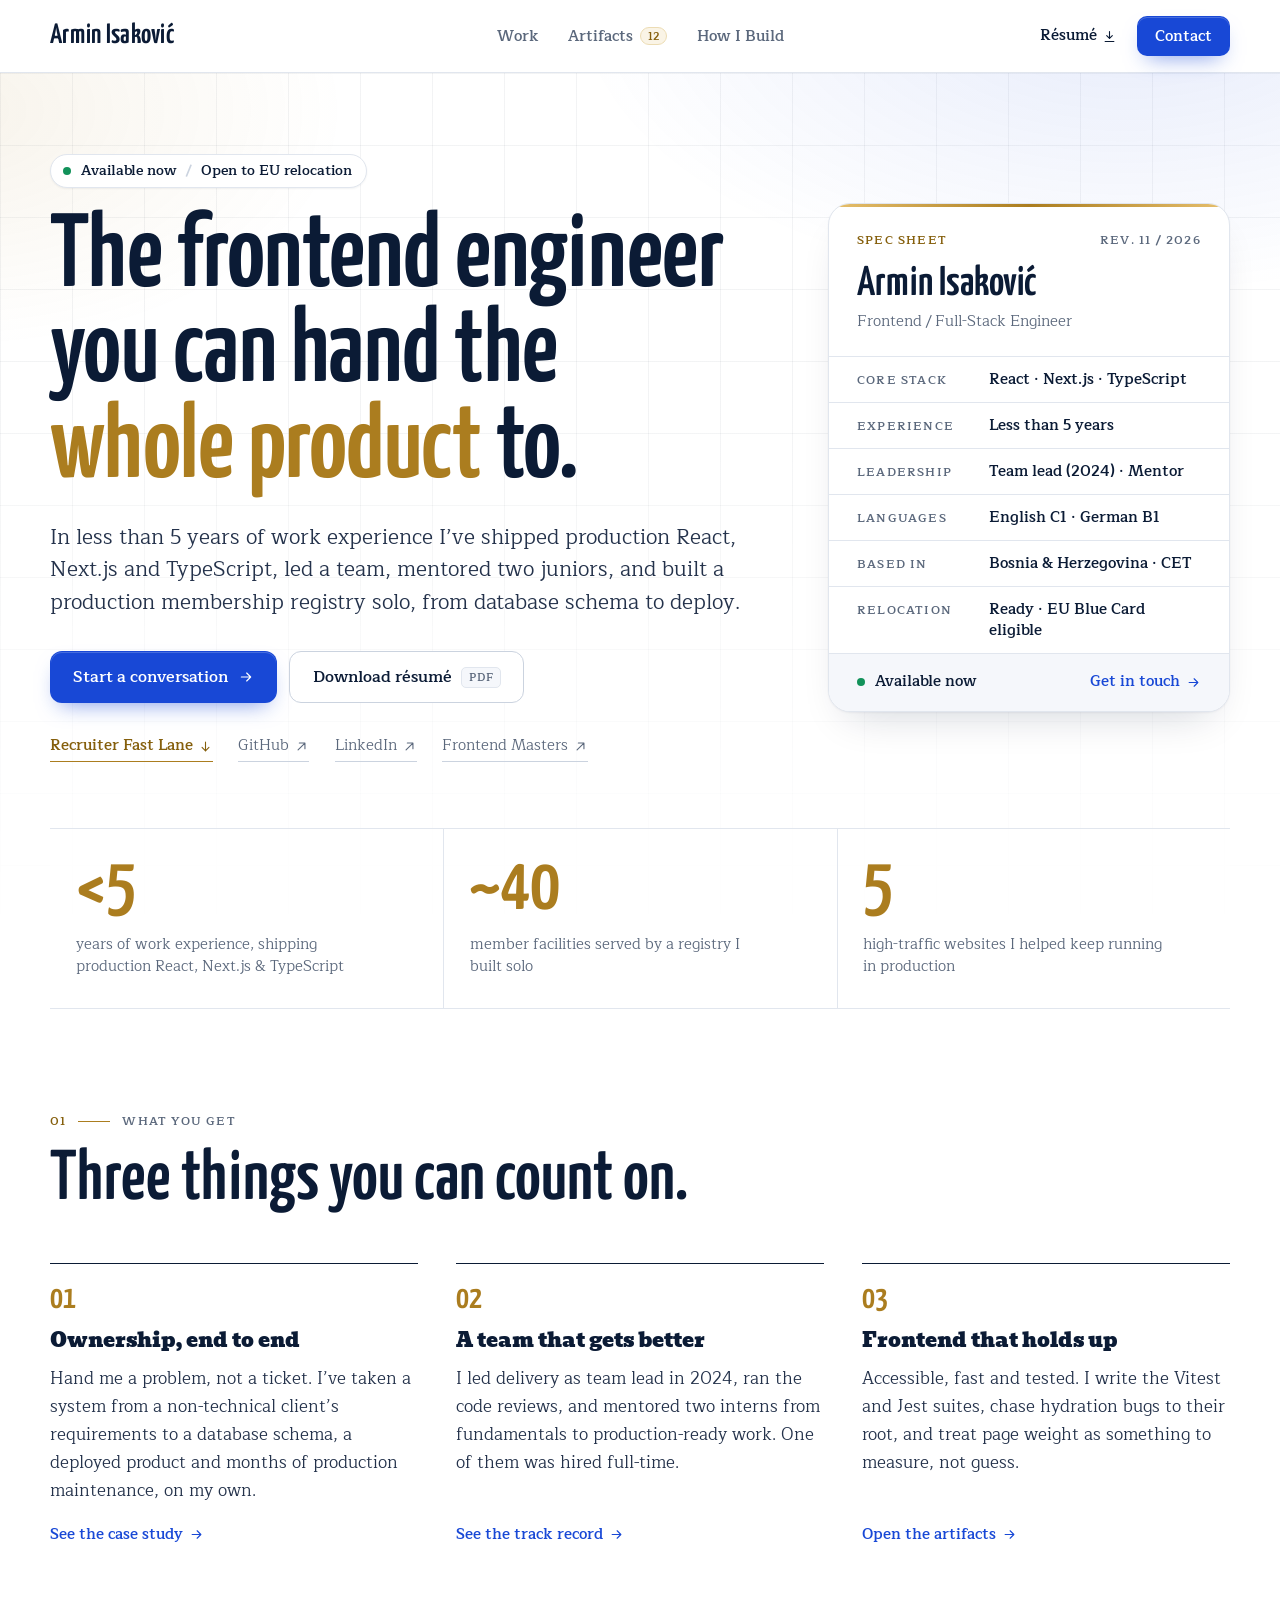
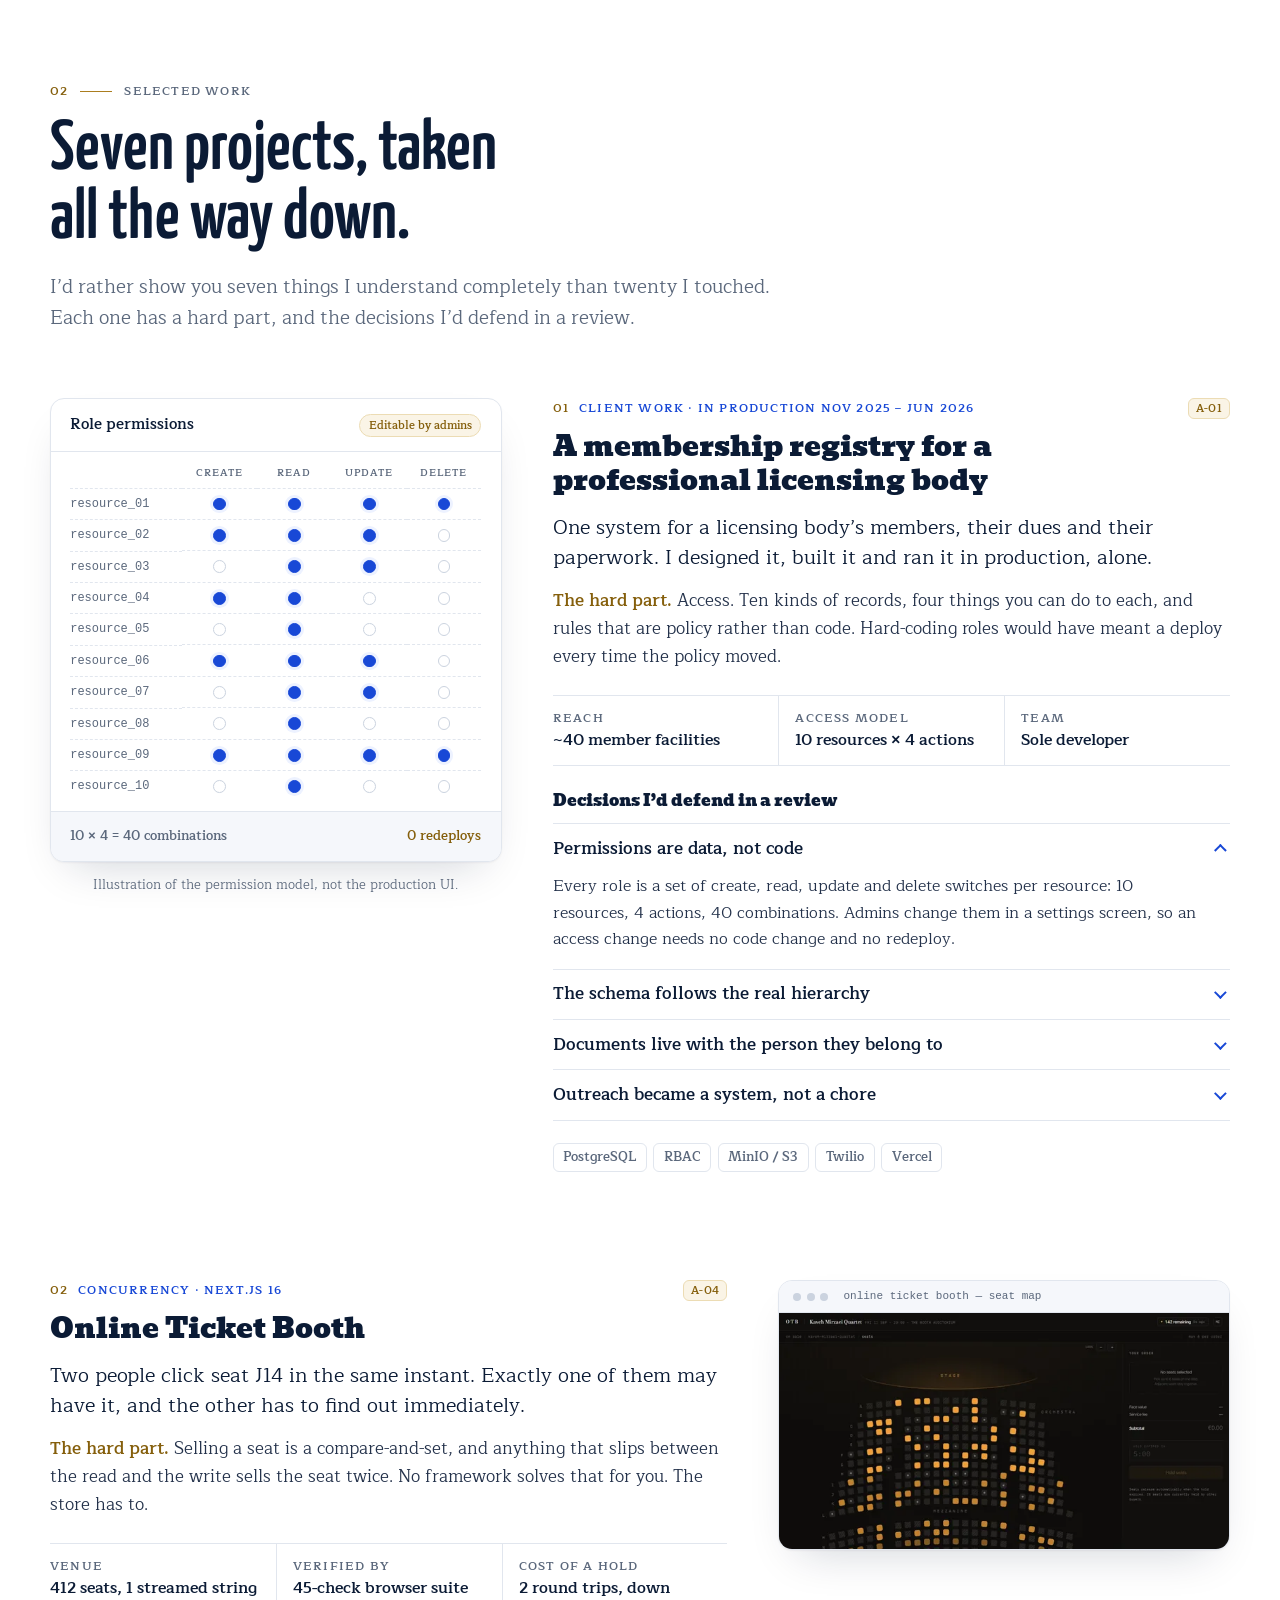
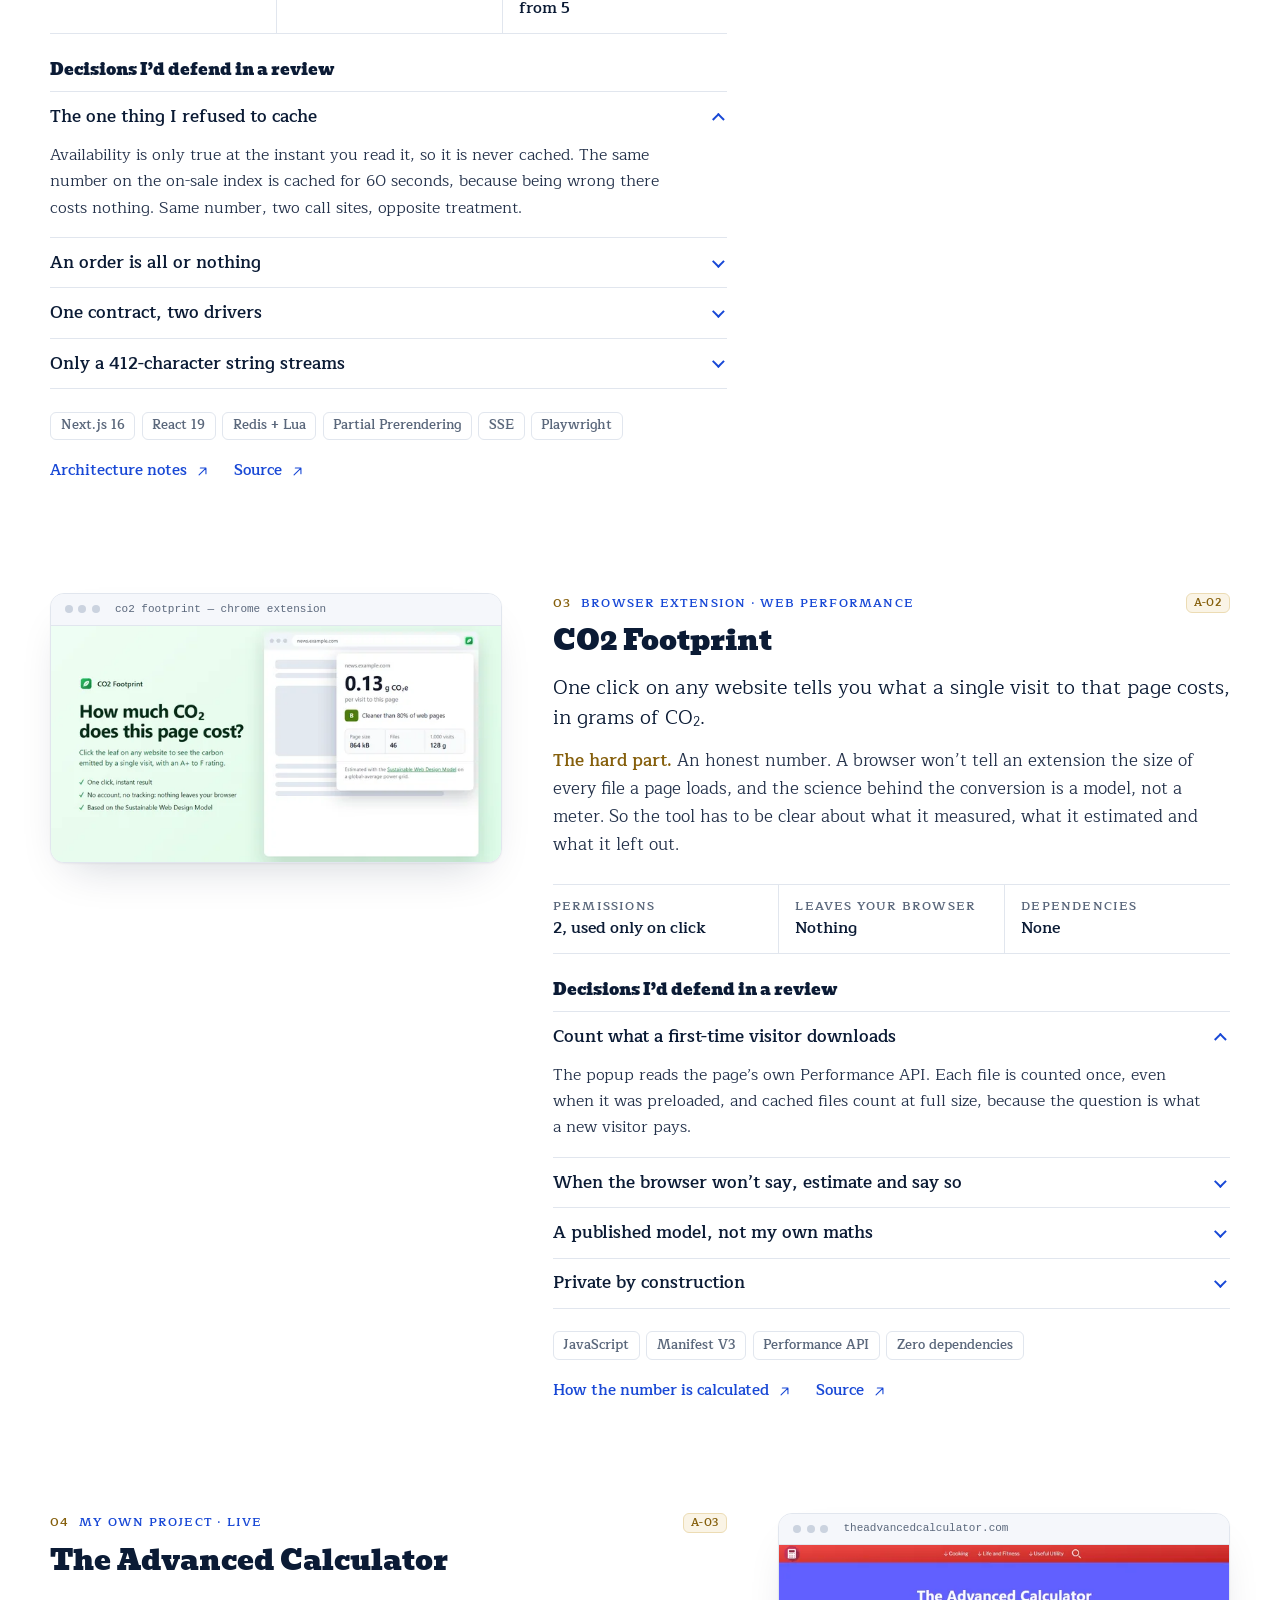
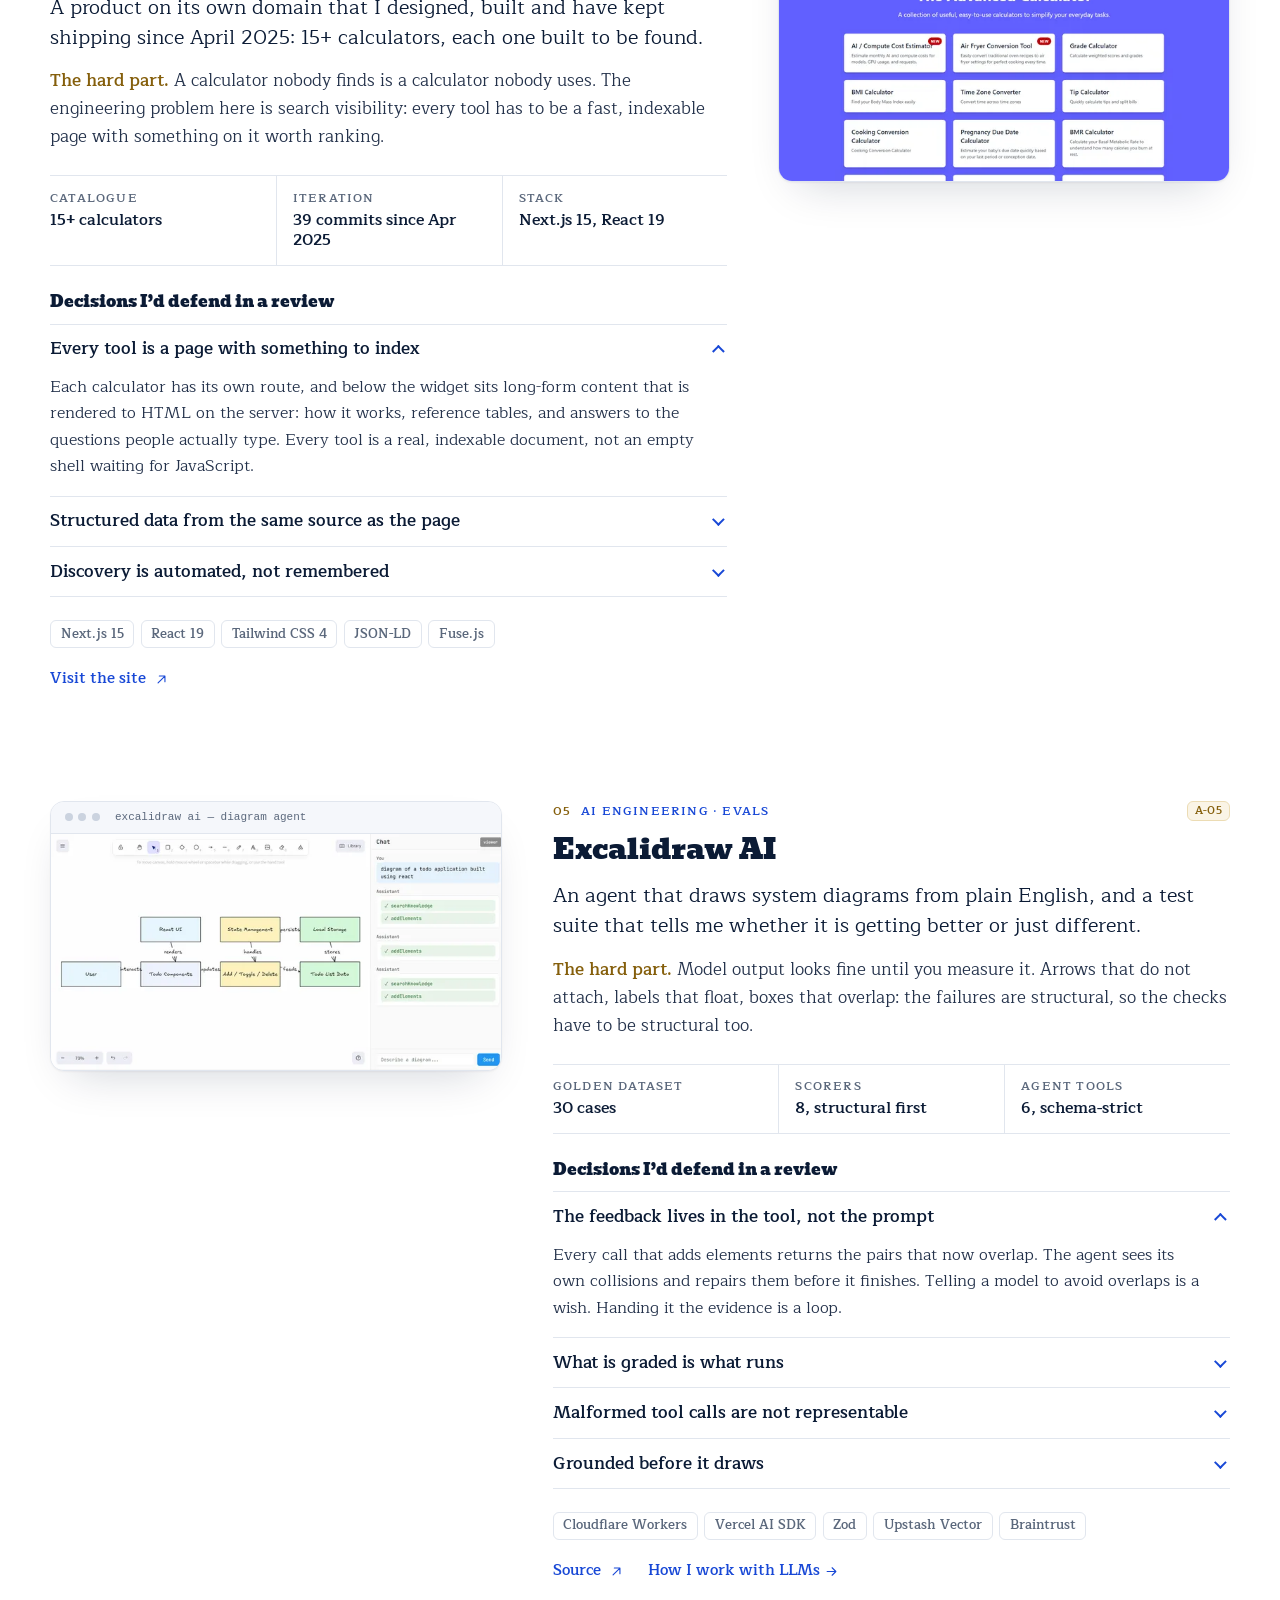
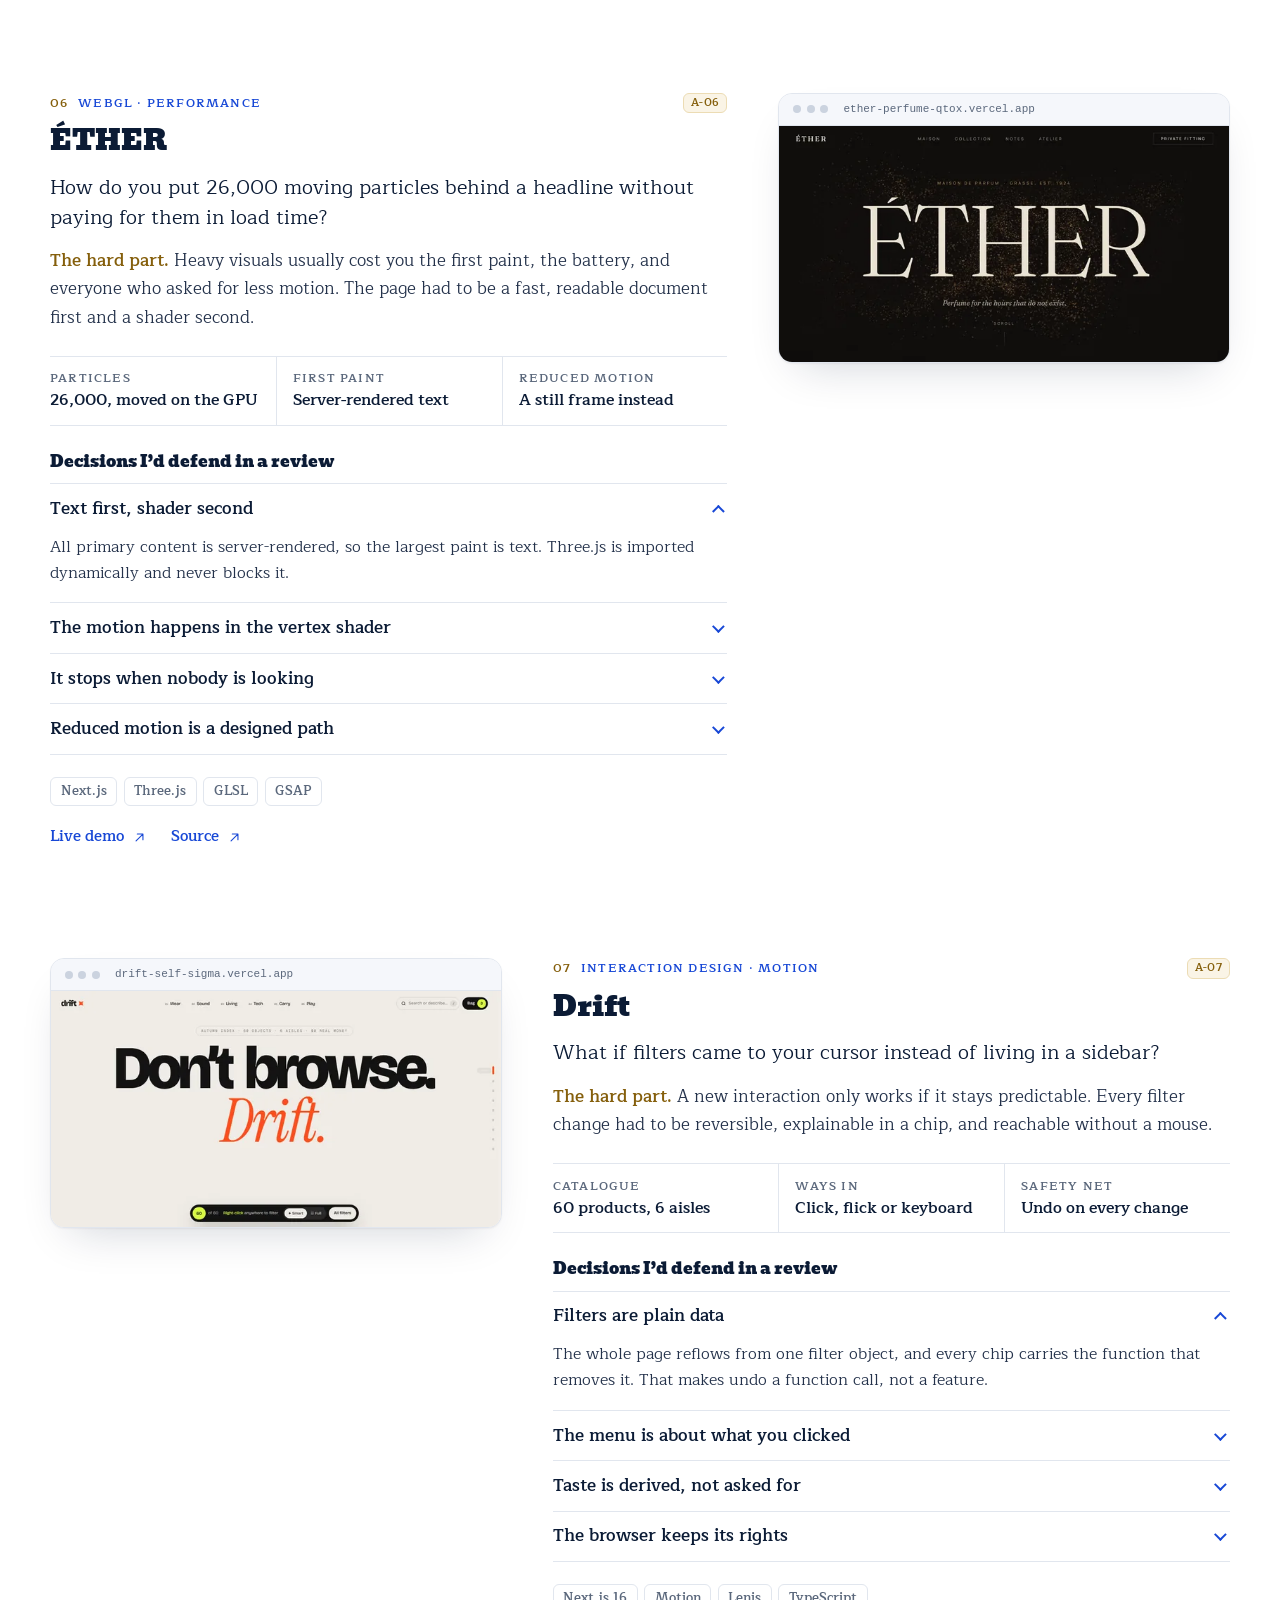
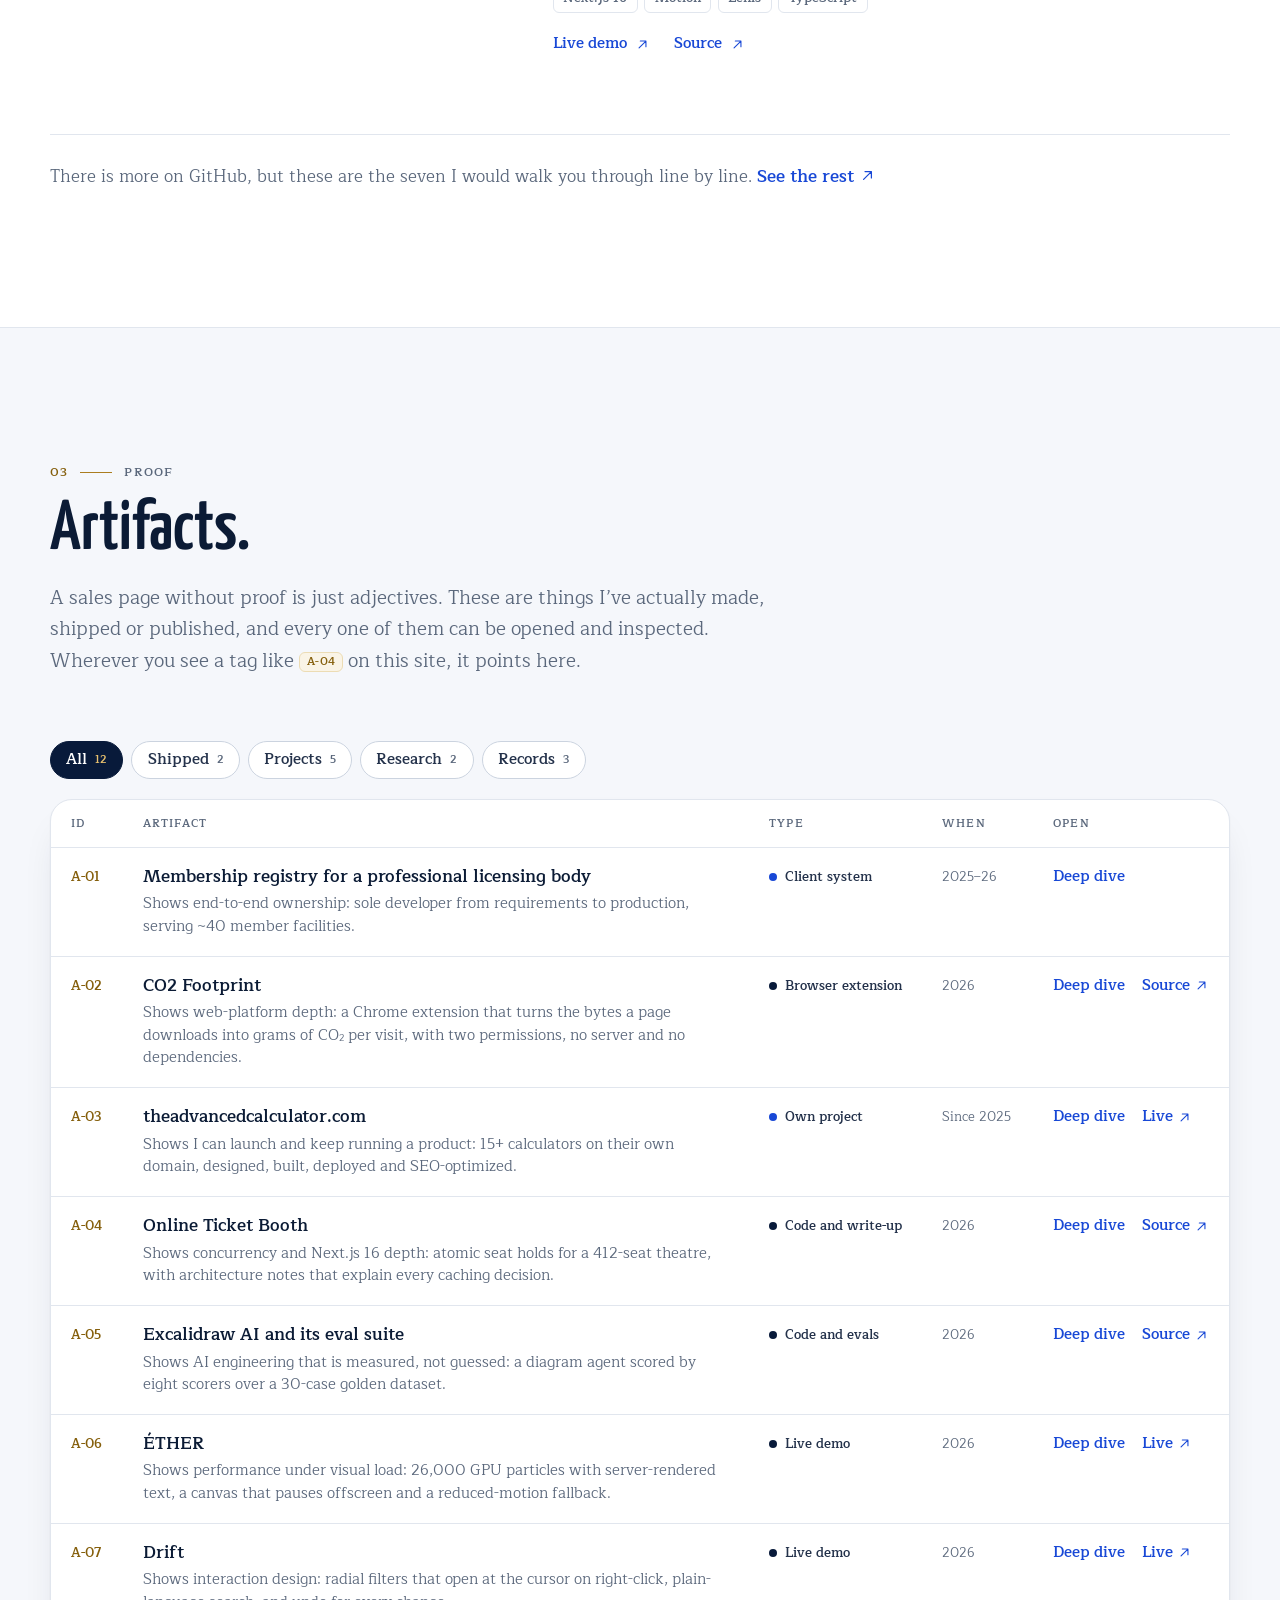
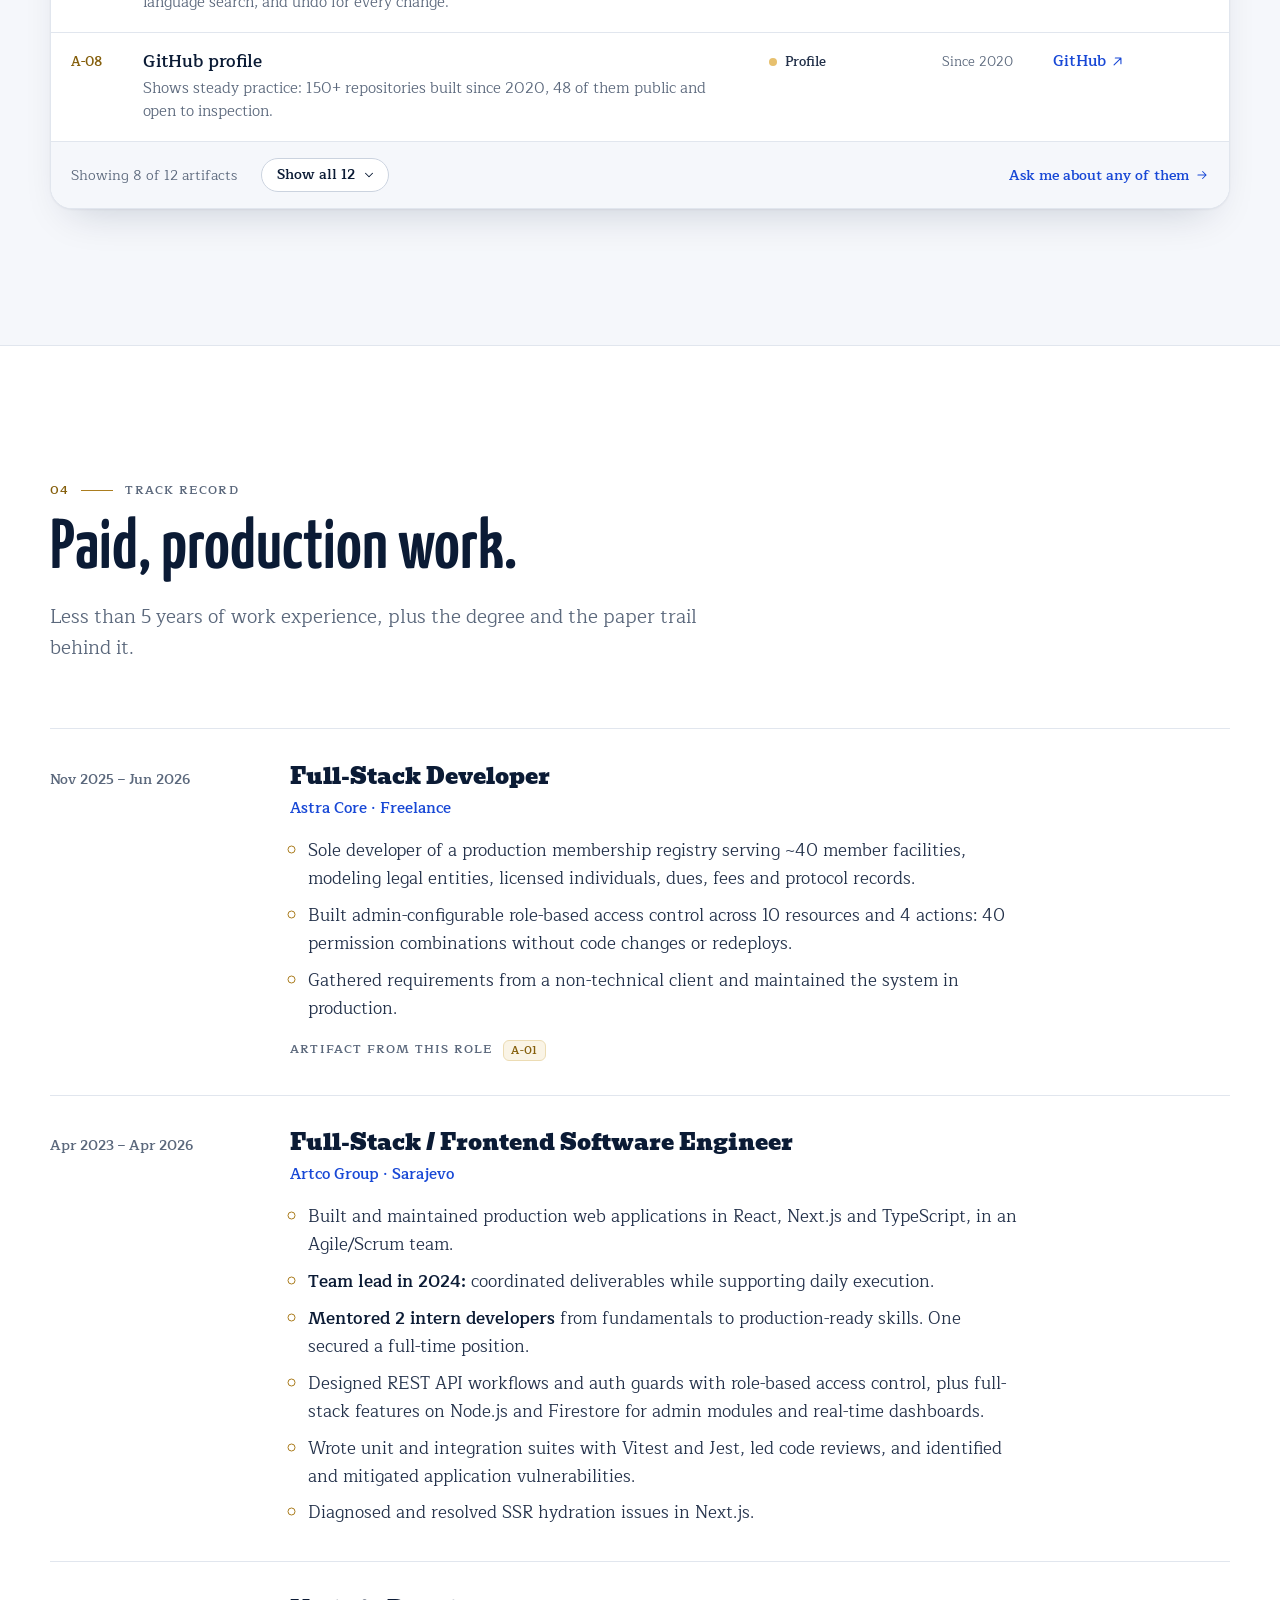
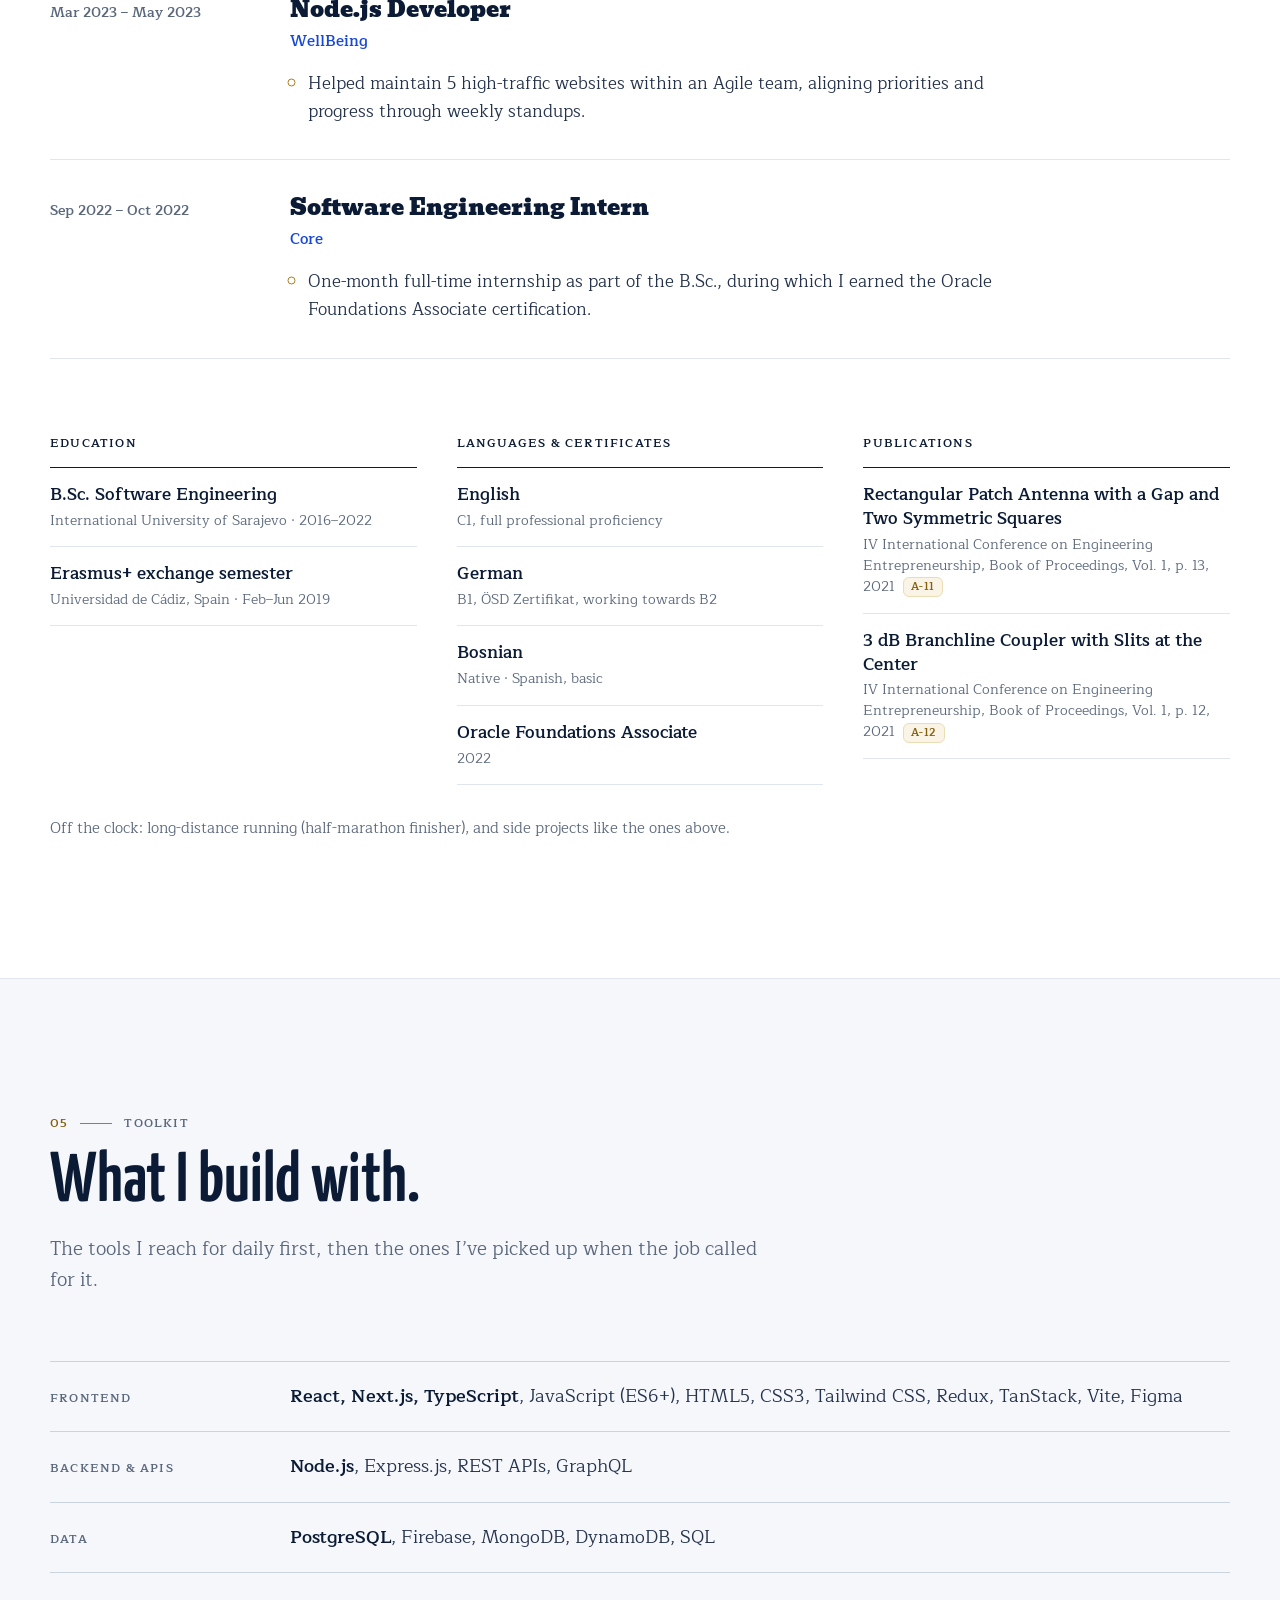
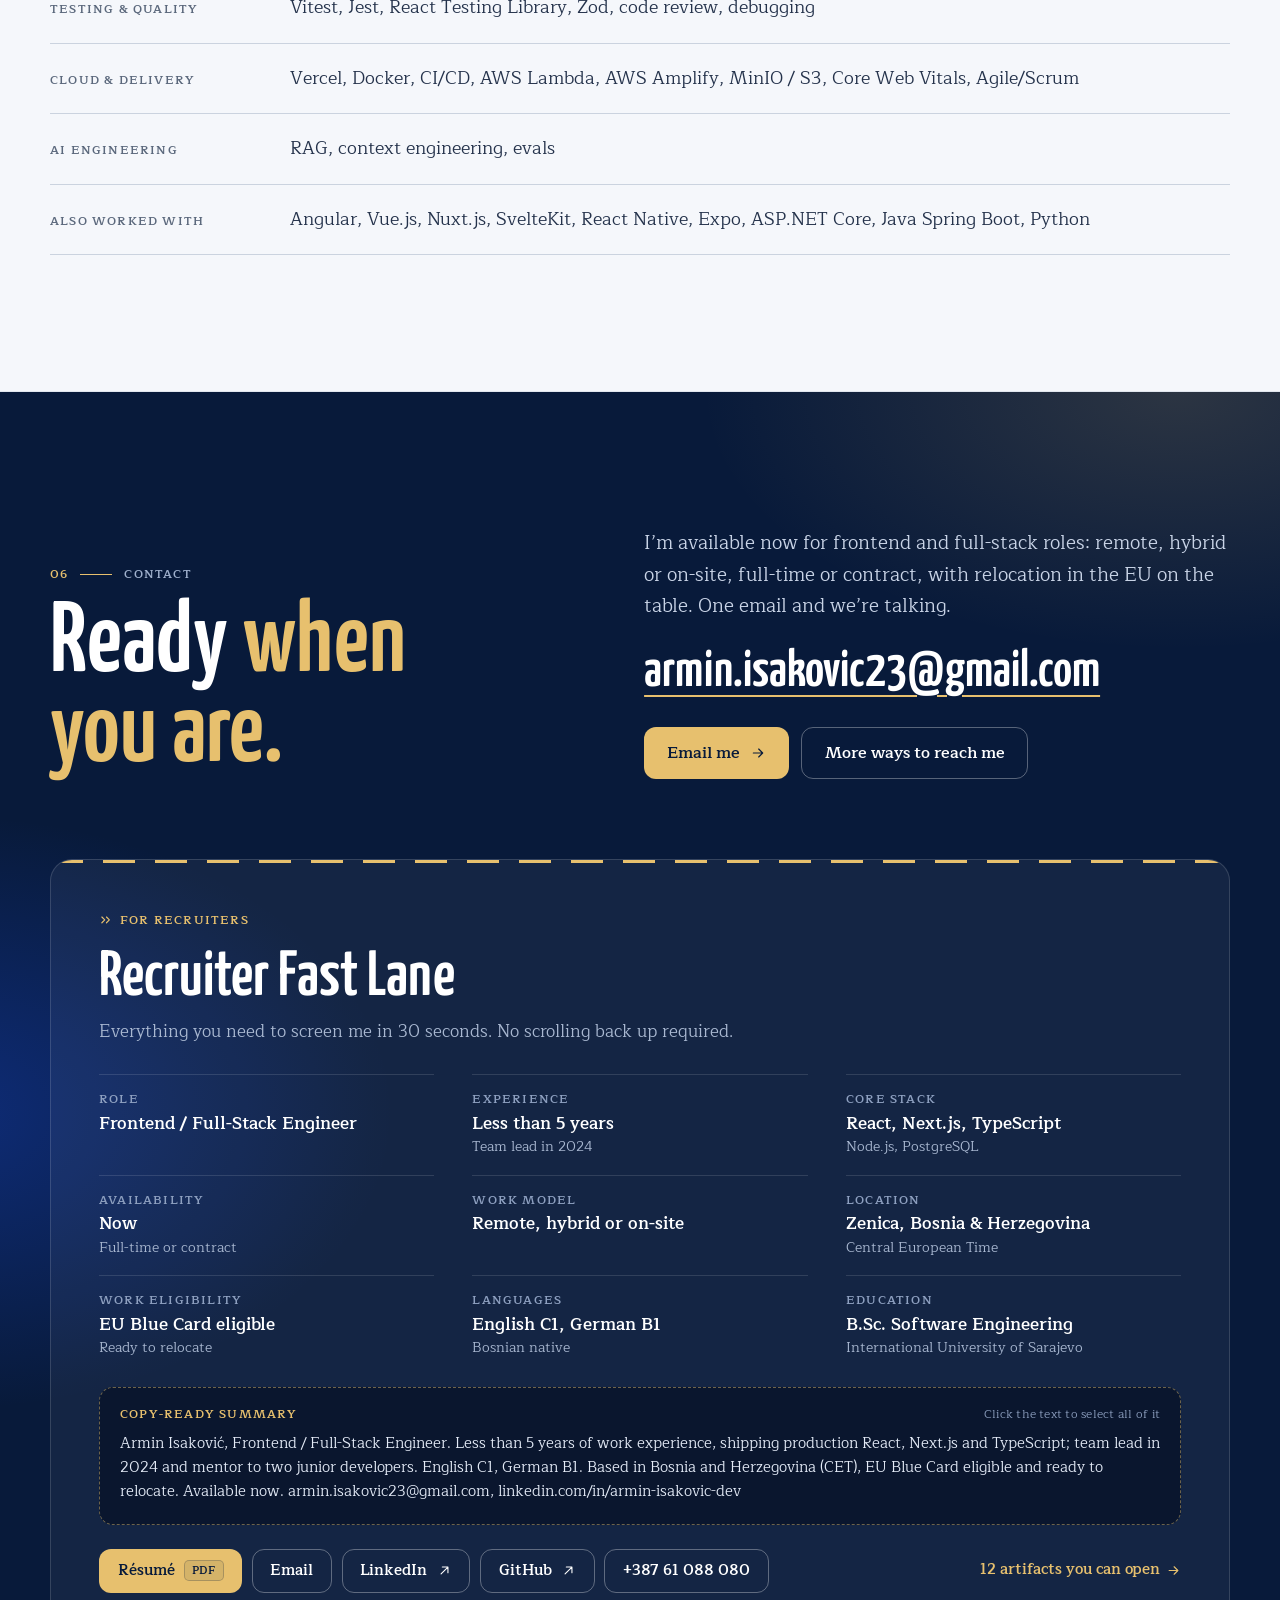
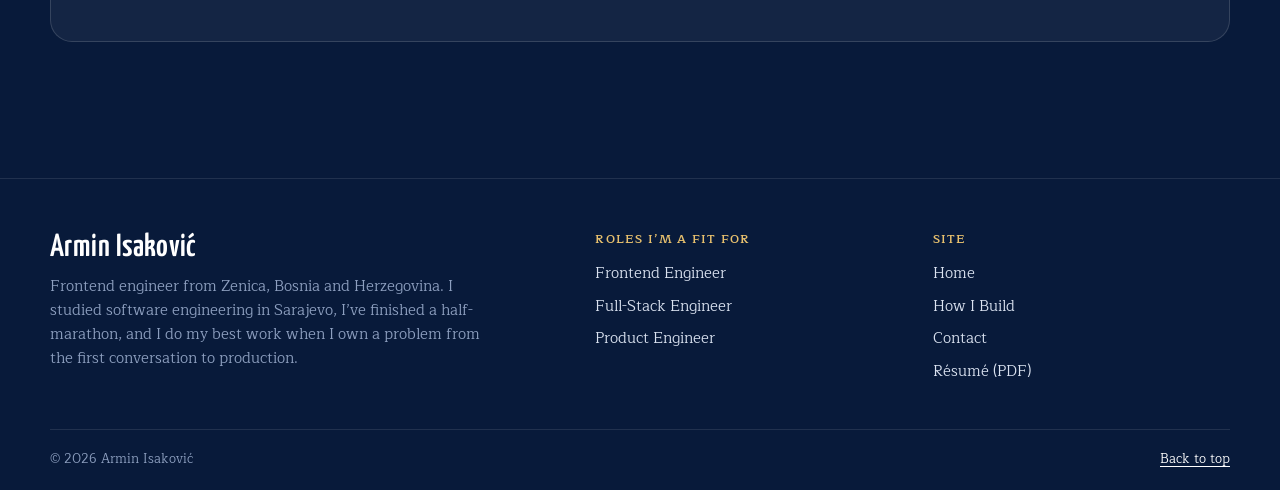
<file: index.html>
<!doctype html>
<html lang="en">
<head>
  <meta charset="utf-8">
  <meta name="viewport" content="width=device-width, initial-scale=1">

  <title>Armin Isaković — Frontend Engineer · React, Next.js, TypeScript</title>
  <meta name="description" content="Frontend engineer with less than 5 years of work experience, shipping production React, Next.js and TypeScript. Team lead, mentor, and sole developer of a production membership registry. Available now — open to relocation in the EU.">
  <meta name="author" content="Armin Isaković">
  <meta name="color-scheme" content="light">
  <meta name="theme-color" content="#ffffff">

  <!-- Link previews (LinkedIn, Slack, WhatsApp). Preview crawlers need absolute URLs. -->
  <meta property="og:type" content="website">
  <meta property="og:url" content="https://armin0001.github.io/">
  <meta property="og:title" content="Armin Isaković — the frontend engineer you can hand the whole product to">
  <meta property="og:description" content="Less than 5 years of work experience, shipping production React, Next.js and TypeScript. Team lead, mentor, full-stack ownership. Available now.">
  <meta property="og:image" content="https://armin0001.github.io/assets/og.png">
  <meta property="og:image:width" content="1200">
  <meta property="og:image:height" content="630">
  <meta property="og:image:alt" content="Armin Isaković: the frontend engineer you can hand the whole product to. React, Next.js, TypeScript.">
  <meta name="twitter:card" content="summary_large_image">

  <link rel="canonical" href="https://armin0001.github.io/">
  <link rel="icon" href="favicon.svg" type="image/svg+xml">
  <link rel="preload" href="assets/fonts/yanone-kaffeesatz-latin-wght-normal.woff2" as="font" type="font/woff2" crossorigin>
  <link rel="preload" href="assets/fonts/maitree-latin-400-normal.woff2" as="font" type="font/woff2" crossorigin>
  <link rel="stylesheet" href="styles.css">

  <script type="application/ld+json">
  {
    "@context": "https://schema.org",
    "@type": "Person",
    "name": "Armin Isaković",
    "url": "https://armin0001.github.io/",
    "jobTitle": "Frontend Software Engineer",
    "description": "Frontend engineer with less than 5 years of work experience, shipping production React, Next.js and TypeScript applications.",
    "email": "mailto:armin.isakovic23@gmail.com",
    "address": { "@type": "PostalAddress", "addressLocality": "Zenica", "addressCountry": "BA" },
    "alumniOf": { "@type": "CollegeOrUniversity", "name": "International University of Sarajevo" },
    "knowsLanguage": ["bs", "en", "de"],
    "knowsAbout": ["React", "Next.js", "TypeScript", "JavaScript", "Node.js", "PostgreSQL", "Web performance", "Web accessibility"],
    "sameAs": [
      "https://github.com/Armin0001",
      "https://www.linkedin.com/in/armin-isakovic-dev",
      "https://frontendmasters.com/u/Armin0001/"
    ]
  }
  </script>
</head>

<body id="top">
  <a class="skip" href="#main">Skip to content</a>

  <!-- Icon sprite: referenced with <use>, so each icon is defined once. -->
  <svg xmlns="http://www.w3.org/2000/svg" class="sprite" aria-hidden="true" focusable="false">
    <symbol id="i-arrow" viewBox="0 0 24 24"><path d="M5 12h14M13 6l6 6-6 6"/></symbol>
    <symbol id="i-ext" viewBox="0 0 24 24"><path d="M6.5 17.5 17.5 6.5M8.5 6.5h9v9"/></symbol>
    <symbol id="i-down" viewBox="0 0 24 24"><path d="M12 4v11M7.5 10.5 12 15l4.5-4.5M5 20h14"/></symbol>
    <symbol id="i-check" viewBox="0 0 24 24"><path d="m5 12.5 4.5 4.5L19 7.5"/></symbol>
    <symbol id="i-chevron" viewBox="0 0 24 24"><path d="m6 9 6 6 6-6"/></symbol>
    <symbol id="i-south" viewBox="0 0 24 24"><path d="M12 5v14M6.5 13.5 12 19l5.5-5.5"/></symbol>
    <symbol id="i-fast" viewBox="0 0 24 24"><path d="m5 7 5 5-5 5M13 7l5 5-5 5"/></symbol>
  </svg>

  <header class="site-header">
    <nav class="wrap bar" aria-label="Primary">
      <a class="brand" href="#top" aria-label="Armin Isaković, home">Armin Isaković</a>

      <ul class="nav-links">
        <li><a href="#work">Work</a></li>
        <li><a href="#artifacts">Artifacts <span class="nav-count" aria-hidden="true">12</span></a></li>
        <li><a href="how-i-build.html">How I Build</a></li>
      </ul>

      <div class="bar-actions">
        <a class="bar-resume" href="assets/Armin-Isakovic-Resume.pdf" download>
          Résumé <svg class="i" aria-hidden="true"><use href="#i-down"/></svg>
        </a>
        <a class="btn btn-primary btn-sm" href="contact.html">Contact</a>
      </div>
    </nav>
  </header>

  <main id="main">

    <!-- ============================== HERO ============================== -->
    <section class="hero" aria-labelledby="hero-title">
      <div class="wrap hero-grid">
        <div class="hero-copy">
          <p class="status">
            <span class="status-dot" aria-hidden="true"></span>
            Available now <span class="status-sep" aria-hidden="true">/</span> Open to EU relocation
          </p>

          <h1 id="hero-title">The frontend engineer you can hand the <em>whole product</em> to.</h1>

          <p class="lede">
            In less than 5 years of work experience I’ve shipped production React, Next.js and
            TypeScript, led a team, mentored two juniors, and built a production membership registry
            solo, from database schema to deploy.
          </p>

          <div class="cta-row">
            <a class="btn btn-primary" href="mailto:armin.isakovic23@gmail.com?subject=Hello%20Armin%20%E2%80%94%20saw%20your%20portfolio">
              Start a conversation <svg class="i" aria-hidden="true"><use href="#i-arrow"/></svg>
            </a>
            <a class="btn btn-ghost" href="assets/Armin-Isakovic-Resume.pdf" download>
              Download résumé <span class="btn-note">PDF</span>
            </a>
          </div>

          <ul class="hero-links" aria-label="Shortcuts and profiles">
            <li><a class="fast-link" href="#fast-lane">Recruiter Fast Lane <svg class="i" aria-hidden="true"><use href="#i-south"/></svg></a></li>
            <li><a href="https://github.com/Armin0001" target="_blank" rel="noopener">GitHub <svg class="i" role="img" aria-label="(opens in a new tab)"><use href="#i-ext"/></svg></a></li>
            <li><a href="https://www.linkedin.com/in/armin-isakovic-dev" target="_blank" rel="noopener">LinkedIn <svg class="i" role="img" aria-label="(opens in a new tab)"><use href="#i-ext"/></svg></a></li>
            <li><a href="https://frontendmasters.com/u/Armin0001/" target="_blank" rel="noopener">Frontend Masters <svg class="i" role="img" aria-label="(opens in a new tab)"><use href="#i-ext"/></svg></a></li>
          </ul>
        </div>

        <aside class="spec" aria-labelledby="spec-title">
          <header class="spec-head">
            <p class="spec-kicker"><span>Spec sheet</span> <span>Rev. <time datetime="2026-11">11 / 2026</time></span></p>
            <h2 id="spec-title">Armin Isaković</h2>
            <p class="spec-role">Frontend / Full-Stack Engineer</p>
          </header>
          <dl class="spec-list">
            <div><dt>Core stack</dt><dd>React · Next.js · TypeScript</dd></div>
            <div><dt>Experience</dt><dd>Less than 5 years</dd></div>
            <div><dt>Leadership</dt><dd>Team lead (2024) · Mentor</dd></div>
            <div><dt>Languages</dt><dd>English C1 · German B1</dd></div>
            <div><dt>Based in</dt><dd>Bosnia &amp; Herzegovina · CET</dd></div>
            <div><dt>Relocation</dt><dd>Ready · EU Blue Card eligible</dd></div>
          </dl>
          <p class="spec-foot">
            <span><span class="status-dot" aria-hidden="true"></span> Available now</span>
            <a href="contact.html">Get in touch <svg class="i" aria-hidden="true"><use href="#i-arrow"/></svg></a>
          </p>
        </aside>
      </div>

      <div class="wrap">
        <ul class="stats" aria-label="Headline numbers, each linked to the evidence behind it">
          <li><a href="#experience"><strong><span aria-hidden="true">&lt;5</span><span class="vh">Less than 5</span></strong> <span>years of work experience, shipping production React, Next.js &amp; TypeScript</span></a></li>
          <li><a href="#artifact-01"><strong>~40</strong> <span>member facilities served by a registry I built solo</span></a></li>
          <li><a href="#exp-wellbeing"><strong>5</strong> <span>high-traffic websites I helped keep running in production</span></a></li>
        </ul>
      </div>
    </section>

    <!-- ========================== WHAT YOU GET ========================== -->
    <section class="section section-lead" aria-labelledby="value-title">
      <div class="wrap">
        <header class="section-head">
          <p class="eyebrow"><span class="eyebrow-num">01</span> What you get</p>
          <h2 id="value-title">Three things you can count on.</h2>
        </header>

        <ol class="pillars" role="list">
          <li>
            <h3>Ownership, end to end</h3>
            <p>Hand me a problem, not a ticket. I’ve taken a system from a <span class="nw">non-technical</span> client’s requirements to a database schema, a deployed product and months of production maintenance, on my own.</p>
            <a href="#registry">See the case study <svg class="i" aria-hidden="true"><use href="#i-arrow"/></svg></a>
          </li>
          <li>
            <h3>A team that gets better</h3>
            <p>I led delivery as team lead in 2024, ran the code reviews, and mentored two interns from fundamentals to production-ready work. One of them was hired <span class="nw">full-time</span>.</p>
            <a href="#exp-artco">See the track record <svg class="i" aria-hidden="true"><use href="#i-arrow"/></svg></a>
          </li>
          <li>
            <h3>Frontend that holds up</h3>
            <p>Accessible, fast and tested. I write the Vitest and Jest suites, chase hydration bugs to their root, and treat page weight as something to measure, not guess.</p>
            <a href="#artifacts">Open the artifacts <svg class="i" aria-hidden="true"><use href="#i-arrow"/></svg></a>
          </li>
        </ol>
      </div>
    </section>

    <!-- ============================== WORK ==============================
         Seven projects, on purpose. Each one is here because I went deep on it:
         the problem, the hard part, and the decisions I would defend in a review. -->
    <section id="work" class="section" aria-labelledby="work-title">
      <div class="wrap">
        <header class="section-head">
          <p class="eyebrow"><span class="eyebrow-num">02</span> Selected work</p>
          <h2 id="work-title">Seven projects, taken all the way down.</h2>
          <p class="section-intro">I’d rather show you seven things I understand completely than twenty I touched. Each one has a hard part, and the decisions I’d defend in a review.</p>
        </header>

        <ol class="dives" role="list">

          <!-- 01 -->
          <li>
            <article class="dive" id="registry" aria-labelledby="d-registry">
              <figure class="dive-media matrix">
                <div class="matrix-card" role="img" aria-label="Illustration of a permission matrix: ten resources by four actions (create, read, update, delete), forty toggles in total.">
                  <div class="matrix-head"><span>Role permissions</span><span class="matrix-pill">Editable by admins</span></div>
                  <div class="matrix-grid">
                    <span></span><b>Create</b><b>Read</b><b>Update</b><b>Delete</b>
                    <span>resource_01</span><i class="on"></i><i class="on"></i><i class="on"></i><i class="on"></i>
                    <span>resource_02</span><i class="on"></i><i class="on"></i><i class="on"></i><i></i>
                    <span>resource_03</span><i></i><i class="on"></i><i class="on"></i><i></i>
                    <span>resource_04</span><i class="on"></i><i class="on"></i><i></i><i></i>
                    <span>resource_05</span><i></i><i class="on"></i><i></i><i></i>
                    <span>resource_06</span><i class="on"></i><i class="on"></i><i class="on"></i><i></i>
                    <span>resource_07</span><i></i><i class="on"></i><i class="on"></i><i></i>
                    <span>resource_08</span><i></i><i class="on"></i><i></i><i></i>
                    <span>resource_09</span><i class="on"></i><i class="on"></i><i class="on"></i><i class="on"></i>
                    <span>resource_10</span><i></i><i class="on"></i><i></i><i></i>
                  </div>
                  <div class="matrix-foot"><span>10 × 4 = 40 combinations</span><span>0 redeploys</span></div>
                </div>
                <figcaption>Illustration of the permission model, not the production UI.</figcaption>
              </figure>

              <div class="dive-body">
                <div class="kicker-row"><p class="kicker"><span class="dive-n">01</span> Client work · In production <time datetime="2025-11">Nov 2025</time> – <time datetime="2026-06">Jun 2026</time></p> <a class="aref" href="#artifact-01"><span class="vh">artifact </span>A-01</a></div>
                <h3 id="d-registry">A membership registry for a professional licensing body</h3>
                <p class="dive-thesis">One system for a licensing body’s members, their dues and their paperwork. I designed it, built it and ran it in production, alone.</p>
                <p><strong class="lead-in">The hard part.</strong> Access. Ten kinds of records, four things you can do to each, and rules that are policy rather than code. Hard-coding roles would have meant a deploy every time the policy moved.</p>

                <dl class="facts">
                  <div><dt>Reach</dt><dd>~40 member facilities</dd></div>
                  <div><dt>Access model</dt><dd>10 resources × 4 actions</dd></div>
                  <div><dt>Team</dt><dd>Sole developer</dd></div>
                </dl>

                <div class="decisions">
                  <h4>Decisions I’d defend in a review</h4>
                  <details name="d-registry" open>
                    <summary>Permissions are data, not code</summary>
                    <p>Every role is a set of create, read, update and delete switches per resource: 10 resources, 4 actions, 40 combinations. Admins change them in a settings screen, so an access change needs no code change and no redeploy.</p>
                  </details>
                  <details name="d-registry">
                    <summary>The schema follows the real hierarchy</summary>
                    <p>A legal entity, the licensed individuals registered under it, and each individual’s dues, fees and protocol records. Modelled relationally in PostgreSQL, so the questions the client actually asks are plain joins.</p>
                  </details>
                  <details name="d-registry">
                    <summary>Documents live with the person they belong to</summary>
                    <p>Member uploads go to MinIO, S3-compatible object storage, and are tied to the individual’s record rather than floating in a shared folder.</p>
                  </details>
                  <details name="d-registry">
                    <summary>Outreach became a system, not a chore</summary>
                    <p>Twilio SMS notifications took over what used to be done by hand. I gathered the requirements straight from a <span class="nw">non-technical</span> client, deployed on Vercel with automated deploys from Git, and maintained it in production.</p>
                  </details>
                </div>

                <ul class="tags" aria-label="Technologies"><li>PostgreSQL</li><li>RBAC</li><li>MinIO / S3</li><li>Twilio</li><li>Vercel</li></ul>
              </div>
            </article>
          </li>

          <!-- 02 -->
          <li>
            <article class="dive" aria-labelledby="d-otb">
              <figure class="dive-media shot">
                <div class="shot-bar" aria-hidden="true"><i></i><i></i><i></i><span>online ticket booth — seat map</span></div>
                <img src="assets/img/ticket-booth-640.webp"
                     srcset="assets/img/ticket-booth-640.webp 640w, assets/img/ticket-booth-1280.webp 1280w"
                     sizes="(min-width: 62em) 30rem, 92vw" width="1280" height="672" loading="lazy" decoding="async"
                     alt="Dark seat map of a theatre with available, held and sold seats, next to an order panel with a five-minute hold timer.">
              </figure>

              <div class="dive-body">
                <div class="kicker-row"><p class="kicker"><span class="dive-n">02</span> Concurrency · Next.js 16</p> <a class="aref" href="#artifact-04"><span class="vh">artifact </span>A-04</a></div>
                <h3 id="d-otb">Online Ticket Booth</h3>
                <p class="dive-thesis">Two people click seat J14 in the same instant. Exactly one of them may have it, and the other has to find out immediately.</p>
                <p><strong class="lead-in">The hard part.</strong> Selling a seat is a compare-and-set, and anything that slips between the read and the write sells the seat twice. No framework solves that for you. The store has to.</p>

                <dl class="facts">
                  <div><dt>Venue</dt><dd>412 seats, 1 streamed string</dd></div>
                  <div><dt>Verified by</dt><dd>45-check browser suite</dd></div>
                  <div><dt>Cost of a hold</dt><dd>2 round trips, down from 5</dd></div>
                </dl>

                <div class="decisions">
                  <h4>Decisions I’d defend in a review</h4>
                  <details name="d-otb" open>
                    <summary>The one thing I refused to cache</summary>
                    <p>Availability is only true at the instant you read it, so it is never cached. The same number on the on-sale index is cached for 60 seconds, because being wrong there costs nothing. Same number, two call sites, opposite treatment.</p>
                  </details>
                  <details name="d-otb">
                    <summary>An order is all or nothing</summary>
                    <p><code>SET NX</code> is the right primitive for one seat. An order is up to six. A Lua script reads all six and only then writes, so holding four of the six you asked for is not a state the system can be in.</p>
                  </details>
                  <details name="d-otb">
                    <summary>One contract, two drivers</summary>
                    <p>An in-process store and a Redis store are held to the same test contract, and the Redis one was verified against real servers. If Redis is configured but unreachable, the app fails loudly instead of quietly losing the guarantee.</p>
                  </details>
                  <details name="d-otb">
                    <summary>Only a 412-character string streams</summary>
                    <p>Seat geometry is pure maths with no I/O, so all 412 seats are prerendered into the static shell in their exact positions. Availability arrives afterwards as one letter per seat.</p>
                  </details>
                </div>

                <ul class="tags" aria-label="Technologies"><li>Next.js 16</li><li>React 19</li><li>Redis + Lua</li><li>Partial Prerendering</li><li>SSE</li><li>Playwright</li></ul>
                <p class="text-links">
                  <a href="https://github.com/Armin0001/Online-Ticket-Booth#readme" target="_blank" rel="noopener">Architecture notes<span class="vh">: Online Ticket Booth</span> <svg class="i" role="img" aria-label="(opens in a new tab)"><use href="#i-ext"/></svg></a>
                  <a href="https://github.com/Armin0001/Online-Ticket-Booth" target="_blank" rel="noopener">Source<span class="vh">: Online Ticket Booth</span> <svg class="i" role="img" aria-label="(opens in a new tab)"><use href="#i-ext"/></svg></a>
                </p>
              </div>
            </article>
          </li>

          <!-- 03 -->
          <li>
            <article class="dive" aria-labelledby="d-co2">
              <figure class="dive-media shot">
                <div class="shot-bar" aria-hidden="true"><i></i><i></i><i></i><span>co2 footprint — chrome extension</span></div>
                <img src="assets/img/co2-footprint-640.webp"
                     srcset="assets/img/co2-footprint-640.webp 640w, assets/img/co2-footprint-1280.webp 1280w"
                     sizes="(min-width: 62em) 30rem, 92vw" width="1280" height="672" loading="lazy" decoding="async"
                     alt="The CO2 Footprint popup open over a sample news page: 0.13 grams of CO2 equivalent per visit, rated B, cleaner than 80% of web pages, from a page size of 864 kB across 46 files.">
              </figure>

              <div class="dive-body">
                <div class="kicker-row"><p class="kicker"><span class="dive-n">03</span> Browser extension · Web performance</p> <a class="aref" href="#artifact-02"><span class="vh">artifact </span>A-02</a></div>
                <h3 id="d-co2">CO2 Footprint</h3>
                <p class="dive-thesis">One click on any website tells you what a single visit to that page costs, in grams of CO<sub>2</sub>.</p>
                <p><strong class="lead-in">The hard part.</strong> An honest number. A browser won’t tell an extension the size of every file a page loads, and the science behind the conversion is a model, not a meter. So the tool has to be clear about what it measured, what it estimated and what it left out.</p>

                <dl class="facts">
                  <div><dt>Permissions</dt><dd>2, used only on click</dd></div>
                  <div><dt>Leaves your browser</dt><dd>Nothing</dd></div>
                  <div><dt>Dependencies</dt><dd>None</dd></div>
                </dl>

                <div class="decisions">
                  <h4>Decisions I’d defend in a review</h4>
                  <details name="d-co2" open>
                    <summary>Count what a first-time visitor downloads</summary>
                    <p>The popup reads the page’s own Performance API. Each file is counted once, even when it was preloaded, and cached files count at full size, because the question is what a new visitor pays.</p>
                  </details>
                  <details name="d-co2">
                    <summary>When the browser won’t say, estimate and say so</summary>
                    <p>Files from other domains can keep their size private. Those get a typical size for their type, taken from the HTTP Archive Web Almanac, and the popup says how many it estimated. API calls and tracking pings are left out rather than guessed. Chrome also stops recording after 250 files, and when a page hits that, the popup says the real figure is probably higher.</p>
                  </details>
                  <details name="d-co2">
                    <summary>A published model, not my own maths</summary>
                    <p>Bytes become grams with the Sustainable Web Design Model v4, using the same constants as CO2.js: 0.3 kWh per gigabyte and 494 g of CO<sub>2</sub>e per kWh, which comes to about 0.15 g per megabyte. The A+ to F rating uses the model’s own thresholds.</p>
                  </details>
                  <details name="d-co2">
                    <summary>Private by construction</summary>
                    <p>It asks for two permissions, <code>activeTab</code> and <code>scripting</code>, so it cannot see a tab until you click it. It makes no network requests and stores nothing. There is no server to send anything to.</p>
                  </details>
                </div>

                <ul class="tags" aria-label="Technologies"><li>JavaScript</li><li>Manifest V3</li><li>Performance API</li><li>Zero dependencies</li></ul>
                <p class="text-links">
                  <a href="https://github.com/Armin0001/co2-footprint#how-the-number-is-calculated" target="_blank" rel="noopener">How the number is calculated<span class="vh">: CO2 Footprint</span> <svg class="i" role="img" aria-label="(opens in a new tab)"><use href="#i-ext"/></svg></a>
                  <a href="https://github.com/Armin0001/co2-footprint" target="_blank" rel="noopener">Source<span class="vh">: CO2 Footprint</span> <svg class="i" role="img" aria-label="(opens in a new tab)"><use href="#i-ext"/></svg></a>
                </p>
              </div>
            </article>
          </li>

          <!-- 04 -->
          <li>
            <article class="dive" aria-labelledby="d-calc">
              <figure class="dive-media shot">
                <div class="shot-bar" aria-hidden="true"><i></i><i></i><i></i><span>theadvancedcalculator.com</span></div>
                <img src="assets/img/advanced-calculator-640.webp"
                     srcset="assets/img/advanced-calculator-640.webp 640w, assets/img/advanced-calculator-1280.webp 1280w"
                     sizes="(min-width: 62em) 30rem, 92vw" width="1280" height="672" loading="lazy" decoding="async"
                     alt="Home page of The Advanced Calculator: a grid of calculator cards including AI compute cost, grade, BMI, time zone and tip calculators.">
              </figure>

              <div class="dive-body">
                <div class="kicker-row"><p class="kicker"><span class="dive-n">04</span> My own project · Live</p> <a class="aref" href="#artifact-03"><span class="vh">artifact </span>A-03</a></div>
                <h3 id="d-calc">The Advanced Calculator</h3>
                <p class="dive-thesis">A product on its own domain that I designed, built and have kept shipping since April 2025: 15+ calculators, each one built to be found.</p>
                <p><strong class="lead-in">The hard part.</strong> A calculator nobody finds is a calculator nobody uses. The engineering problem here is search visibility: every tool has to be a fast, indexable page with something on it worth ranking.</p>

                <dl class="facts">
                  <div><dt>Catalogue</dt><dd>15+ calculators</dd></div>
                  <div><dt>Iteration</dt><dd>39 commits since Apr 2025</dd></div>
                  <div><dt>Stack</dt><dd>Next.js 15, React 19</dd></div>
                </dl>

                <div class="decisions">
                  <h4>Decisions I’d defend in a review</h4>
                  <details name="d-calc" open>
                    <summary>Every tool is a page with something to index</summary>
                    <p>Each calculator has its own route, and below the widget sits long-form content that is rendered to HTML on the server: how it works, reference tables, and answers to the questions people actually type. Every tool is a real, indexable document, not an empty shell waiting for JavaScript.</p>
                  </details>
                  <details name="d-calc">
                    <summary>Structured data from the same source as the page</summary>
                    <p>One component renders the visible FAQ and emits the matching FAQPage JSON-LD, so what search engines read and what people read cannot drift apart.</p>
                  </details>
                  <details name="d-calc">
                    <summary>Discovery is automated, not remembered</summary>
                    <p>The sitemap and robots.txt are regenerated on every build, related-calculator links tie the tools together, and a fuzzy search covers the whole catalogue. Adding a calculator never involves a checklist.</p>
                  </details>
                </div>

                <ul class="tags" aria-label="Technologies"><li>Next.js 15</li><li>React 19</li><li>Tailwind CSS 4</li><li>JSON-LD</li><li>Fuse.js</li></ul>
                <p class="text-links">
                  <a href="https://www.theadvancedcalculator.com" target="_blank" rel="noopener">Visit the site<span class="vh">: The Advanced Calculator</span> <svg class="i" role="img" aria-label="(opens in a new tab)"><use href="#i-ext"/></svg></a>
                </p>
              </div>
            </article>
          </li>

          <!-- 05 -->
          <li>
            <article class="dive" aria-labelledby="d-excalidraw">
              <figure class="dive-media shot">
                <div class="shot-bar" aria-hidden="true"><i></i><i></i><i></i><span>excalidraw ai — diagram agent</span></div>
                <img src="assets/img/excalidraw-ai-640.webp"
                     srcset="assets/img/excalidraw-ai-640.webp 640w, assets/img/excalidraw-ai-1280.webp 1280w"
                     sizes="(min-width: 62em) 30rem, 92vw" width="1280" height="672" loading="lazy" decoding="async"
                     alt="Diagram canvas showing a generated architecture diagram of a to-do app, beside a chat panel listing the agent’s completed tool calls.">
              </figure>

              <div class="dive-body">
                <div class="kicker-row"><p class="kicker"><span class="dive-n">05</span> AI engineering · Evals</p> <a class="aref" href="#artifact-05"><span class="vh">artifact </span>A-05</a></div>
                <h3 id="d-excalidraw">Excalidraw AI</h3>
                <p class="dive-thesis">An agent that draws system diagrams from plain English, and a test suite that tells me whether it is getting better or just different.</p>
                <p><strong class="lead-in">The hard part.</strong> Model output looks fine until you measure it. Arrows that do not attach, labels that float, boxes that overlap: the failures are structural, so the checks have to be structural too.</p>

                <dl class="facts">
                  <div><dt>Golden dataset</dt><dd>30 cases</dd></div>
                  <div><dt>Scorers</dt><dd>8, structural first</dd></div>
                  <div><dt>Agent tools</dt><dd>6, schema-strict</dd></div>
                </dl>

                <div class="decisions">
                  <h4>Decisions I’d defend in a review</h4>
                  <details name="d-excalidraw" open>
                    <summary>The feedback lives in the tool, not the prompt</summary>
                    <p>Every call that adds elements returns the pairs that now overlap. The agent sees its own collisions and repairs them before it finishes. Telling a model to avoid overlaps is a wish. Handing it the evidence is a loop.</p>
                  </details>
                  <details name="d-excalidraw">
                    <summary>What is graded is what runs</summary>
                    <p>The eval harness imports the same system prompt and the same overlap detector as the deployed agent, and simulates the canvas so it can run without a browser. Every run is an experiment tagged with its commit.</p>
                  </details>
                  <details name="d-excalidraw">
                    <summary>Malformed tool calls are not representable</summary>
                    <p>Tool inputs are Zod schemas in strict mode, with nullable fields instead of optional ones, so the model cannot produce a call that fails validation.</p>
                  </details>
                  <details name="d-excalidraw">
                    <summary>Grounded before it draws</summary>
                    <p>For domain questions the agent searches a private vector index of reference documents, and the web, before it commits to a diagram. Built while working through Frontend Masters’ AI Engineering Fundamentals.</p>
                  </details>
                </div>

                <ul class="tags" aria-label="Technologies"><li>Cloudflare Workers</li><li>Vercel AI SDK</li><li>Zod</li><li>Upstash Vector</li><li>Braintrust</li></ul>
                <p class="text-links">
                  <a href="https://github.com/Armin0001/excalidraw-ai" target="_blank" rel="noopener">Source<span class="vh">: Excalidraw AI</span> <svg class="i" role="img" aria-label="(opens in a new tab)"><use href="#i-ext"/></svg></a>
                  <a href="how-i-build.html">How I work with LLMs <svg class="i" aria-hidden="true"><use href="#i-arrow"/></svg></a>
                </p>
              </div>
            </article>
          </li>

          <!-- 06 -->
          <li>
            <article class="dive" aria-labelledby="d-ether">
              <figure class="dive-media shot">
                <div class="shot-bar" aria-hidden="true"><i></i><i></i><i></i><span>ether-perfume-qtox.vercel.app</span></div>
                <img src="assets/img/ether-640.webp"
                     srcset="assets/img/ether-640.webp 640w, assets/img/ether-1280.webp 1280w"
                     sizes="(min-width: 62em) 30rem, 92vw" width="1280" height="672" loading="lazy" decoding="async"
                     alt="Landing page for a perfume house: a large serif wordmark over a cloud of golden particles on black.">
              </figure>

              <div class="dive-body">
                <div class="kicker-row"><p class="kicker"><span class="dive-n">06</span> WebGL · Performance</p> <a class="aref" href="#artifact-06"><span class="vh">artifact </span>A-06</a></div>
                <h3 id="d-ether"><span lang="fr">ÉTHER</span></h3>
                <p class="dive-thesis">How do you put 26,000 moving particles behind a headline without paying for them in load time?</p>
                <p><strong class="lead-in">The hard part.</strong> Heavy visuals usually cost you the first paint, the battery, and everyone who asked for less motion. The page had to be a fast, readable document first and a shader second.</p>

                <dl class="facts">
                  <div><dt>Particles</dt><dd>26,000, moved on the GPU</dd></div>
                  <div><dt>First paint</dt><dd>Server-rendered text</dd></div>
                  <div><dt>Reduced motion</dt><dd>A still frame instead</dd></div>
                </dl>

                <div class="decisions">
                  <h4>Decisions I’d defend in a review</h4>
                  <details name="d-ether" open>
                    <summary>Text first, shader second</summary>
                    <p>All primary content is server-rendered, so the largest paint is text. Three.js is imported dynamically and never blocks it.</p>
                  </details>
                  <details name="d-ether">
                    <summary>The motion happens in the vertex shader</summary>
                    <p>Particles are displaced by layered simplex noise on the GPU, with antialiasing off and the pixel ratio capped at 2. JavaScript only advances a clock.</p>
                  </details>
                  <details name="d-ether">
                    <summary>It stops when nobody is looking</summary>
                    <p>The render loop pauses when the canvas scrolls offscreen or the tab is hidden, and every DOM animation sticks to transform and opacity.</p>
                  </details>
                  <details name="d-ether">
                    <summary>Reduced motion is a designed path</summary>
                    <p>Visitors who ask for less motion get a still golden frame and the full content, with the scroll effects skipped entirely.</p>
                  </details>
                </div>

                <ul class="tags" aria-label="Technologies"><li>Next.js</li><li>Three.js</li><li>GLSL</li><li>GSAP</li></ul>
                <p class="text-links">
                  <a href="https://ether-perfume-qtox.vercel.app" target="_blank" rel="noopener">Live demo<span class="vh">: ÉTHER</span> <svg class="i" role="img" aria-label="(opens in a new tab)"><use href="#i-ext"/></svg></a>
                  <a href="https://github.com/Armin0001/ether-perfume" target="_blank" rel="noopener">Source<span class="vh">: ÉTHER</span> <svg class="i" role="img" aria-label="(opens in a new tab)"><use href="#i-ext"/></svg></a>
                </p>
              </div>
            </article>
          </li>

          <!-- 07 -->
          <li>
            <article class="dive" aria-labelledby="d-drift">
              <figure class="dive-media shot">
                <div class="shot-bar" aria-hidden="true"><i></i><i></i><i></i><span>drift-self-sigma.vercel.app</span></div>
                <img src="assets/img/drift-640.webp"
                     srcset="assets/img/drift-640.webp 640w, assets/img/drift-1280.webp 1280w"
                     sizes="(min-width: 62em) 30rem, 92vw" width="1280" height="672" loading="lazy" decoding="async"
                     alt="Concept store home page with the headline “Don’t browse. Drift.” and a floating dock showing 60 of 60 results and filter controls.">
              </figure>

              <div class="dive-body">
                <div class="kicker-row"><p class="kicker"><span class="dive-n">07</span> Interaction design · Motion</p> <a class="aref" href="#artifact-07"><span class="vh">artifact </span>A-07</a></div>
                <h3 id="d-drift">Drift</h3>
                <p class="dive-thesis">What if filters came to your cursor instead of living in a sidebar?</p>
                <p><strong class="lead-in">The hard part.</strong> A new interaction only works if it stays predictable. Every filter change had to be reversible, explainable in a chip, and reachable without a mouse.</p>

                <dl class="facts">
                  <div><dt>Catalogue</dt><dd>60 products, 6 aisles</dd></div>
                  <div><dt>Ways in</dt><dd>Click, flick or keyboard</dd></div>
                  <div><dt>Safety net</dt><dd>Undo on every change</dd></div>
                </dl>

                <div class="decisions">
                  <h4>Decisions I’d defend in a review</h4>
                  <details name="d-drift" open>
                    <summary>Filters are plain data</summary>
                    <p>The whole page reflows from one filter object, and every chip carries the function that removes it. That makes undo a function call, not a feature.</p>
                  </details>
                  <details name="d-drift">
                    <summary>The menu is about what you clicked</summary>
                    <p>Right-click a product and the ring offers more like this, cheaper than this, or the same colour. Right-click an aisle heading and it offers something else. Hold, flick and release picks a wedge without a second click.</p>
                  </details>
                  <details name="d-drift">
                    <summary>Taste is derived, not asked for</summary>
                    <p>“My taste” is built from what you have viewed: the most common vibe, and a price band around the median.</p>
                  </details>
                  <details name="d-drift">
                    <summary>The browser keeps its rights</summary>
                    <p>Alt and right-click still opens the normal context menu, every action has a key, and the catalogue is seeded deterministically so server and client always agree.</p>
                  </details>
                </div>

                <ul class="tags" aria-label="Technologies"><li>Next.js 16</li><li>Motion</li><li>Lenis</li><li>TypeScript</li></ul>
                <p class="text-links">
                  <a href="https://drift-self-sigma.vercel.app" target="_blank" rel="noopener">Live demo<span class="vh">: Drift</span> <svg class="i" role="img" aria-label="(opens in a new tab)"><use href="#i-ext"/></svg></a>
                  <a href="https://github.com/Armin0001/shopping-cart" target="_blank" rel="noopener">Source<span class="vh">: Drift</span> <svg class="i" role="img" aria-label="(opens in a new tab)"><use href="#i-ext"/></svg></a>
                </p>
              </div>
            </article>
          </li>

        </ol>

        <p class="dives-more">There is more on GitHub, but these are the seven I would walk you through line by line. <a href="https://github.com/Armin0001" target="_blank" rel="noopener">See the rest <svg class="i" role="img" aria-label="(opens in a new tab)"><use href="#i-ext"/></svg></a></p>
      </div>
    </section>

    <!-- ============================ ARTIFACTS ============================
         An artifact is something a visitor can open and inspect: a live site, source code,
         a paper, a document. The rest of the site cites these by id (A-04).

         To add one: copy a <tr>, give it the next id (artifact-13) and number (A-13),
         set data-cat to one of: shipped | projects | research | records,
         then bump the counts: the nav badge (on every page), the "All" chip, the matching chip,
         the two totals in the table footer, and the count in the Recruiter Fast Lane (every page).
         Row order matters: the first eight rows are what visitors see before "Show all".
         The filter and the toggle are pure CSS (:has + form controls), so there is nothing else to wire up. -->
    <section id="artifacts" class="section section-tint" aria-labelledby="artifacts-title">
      <div class="wrap">
        <header class="section-head">
          <p class="eyebrow"><span class="eyebrow-num">03</span> Proof</p>
          <h2 id="artifacts-title">Artifacts.</h2>
          <p class="section-intro">A sales page without proof is just adjectives. These are things I’ve actually made, shipped or published, and every one of them can be opened and inspected. Wherever you see a tag like <a class="aref" href="#artifact-04"><span class="vh">artifact </span>A-04</a> on this site, it points here.</p>
        </header>

        <fieldset class="filters">
          <legend class="vh">Filter the artifacts by kind</legend>
          <label class="chip"><input type="radio" name="artifact-filter" id="f-all" checked><span>All <b>12</b></span></label>
          <label class="chip"><input type="radio" name="artifact-filter" id="f-shipped"><span>Shipped <b>2</b></span></label>
          <label class="chip"><input type="radio" name="artifact-filter" id="f-projects"><span>Projects <b>5</b></span></label>
          <label class="chip"><input type="radio" name="artifact-filter" id="f-research"><span>Research <b>2</b></span></label>
          <label class="chip"><input type="radio" name="artifact-filter" id="f-records"><span>Records <b>3</b></span></label>
        </fieldset>

        <div class="table-card">
          <table class="artifacts">
            <caption class="vh">Artifacts: things I made, shipped or published, each with its type, date and a link to open it</caption>
            <thead>
              <tr>
                <th scope="col" class="c-id">ID</th>
                <th scope="col" class="c-artifact">Artifact</th>
                <th scope="col" class="c-cat">Type</th>
                <th scope="col" class="c-when">When</th>
                <th scope="col" class="c-receipt">Open</th>
              </tr>
            </thead>
            <tbody>

              <tr id="artifact-01" data-cat="shipped">
                <td class="c-id">A-01</td>
                <th scope="row" class="c-artifact"><span class="m-meta">A-01 · Client system · 2025–26</span><strong>Membership registry for a professional licensing body</strong><span class="detail">Shows end-to-end ownership: sole developer from requirements to production, serving ~40 member facilities.</span></th>
                <td class="c-cat">Client system</td>
                <td class="c-when">2025–26</td>
                <td class="c-receipt"><a href="#registry">Deep dive</a></td>
              </tr>
              <tr id="artifact-02" data-cat="projects">
                <td class="c-id">A-02</td>
                <th scope="row" class="c-artifact"><span class="m-meta">A-02 · Browser extension · 2026</span><strong>CO2 Footprint</strong><span class="detail">Shows web-platform depth: a Chrome extension that turns the bytes a page downloads into grams of CO<sub>2</sub> per visit, with two permissions, no server and no dependencies.</span></th>
                <td class="c-cat">Browser extension</td>
                <td class="c-when">2026</td>
                <td class="c-receipt"><a href="#d-co2">Deep dive</a> <a href="https://github.com/Armin0001/co2-footprint" target="_blank" rel="noopener">Source <svg class="i" role="img" aria-label="(opens in a new tab)"><use href="#i-ext"/></svg></a></td>
              </tr>
              <tr id="artifact-03" data-cat="shipped">
                <td class="c-id">A-03</td>
                <th scope="row" class="c-artifact"><span class="m-meta">A-03 · Own project · Since 2025</span><strong>theadvancedcalculator.com</strong><span class="detail">Shows I can launch and keep running a product: 15+ calculators on their own domain, designed, built, deployed and <span class="nw">SEO-optimized</span>.</span></th>
                <td class="c-cat">Own project</td>
                <td class="c-when">Since 2025</td>
                <td class="c-receipt"><a href="#d-calc">Deep dive</a> <a href="https://www.theadvancedcalculator.com" target="_blank" rel="noopener">Live <svg class="i" role="img" aria-label="(opens in a new tab)"><use href="#i-ext"/></svg></a></td>
              </tr>
              <tr id="artifact-04" data-cat="projects">
                <td class="c-id">A-04</td>
                <th scope="row" class="c-artifact"><span class="m-meta">A-04 · Code and write-up · 2026</span><strong>Online Ticket Booth</strong><span class="detail">Shows concurrency and Next.js 16 depth: atomic seat holds for a 412-seat theatre, with architecture notes that explain every caching decision.</span></th>
                <td class="c-cat">Code and write-up</td>
                <td class="c-when">2026</td>
                <td class="c-receipt"><a href="#d-otb">Deep dive</a> <a href="https://github.com/Armin0001/Online-Ticket-Booth" target="_blank" rel="noopener">Source <svg class="i" role="img" aria-label="(opens in a new tab)"><use href="#i-ext"/></svg></a></td>
              </tr>
              <tr id="artifact-05" data-cat="projects">
                <td class="c-id">A-05</td>
                <th scope="row" class="c-artifact"><span class="m-meta">A-05 · Code and evals · 2026</span><strong>Excalidraw AI and its eval suite</strong><span class="detail">Shows AI engineering that is measured, not guessed: a diagram agent scored by eight scorers over a 30-case golden dataset.</span></th>
                <td class="c-cat">Code and evals</td>
                <td class="c-when">2026</td>
                <td class="c-receipt"><a href="#d-excalidraw">Deep dive</a> <a href="https://github.com/Armin0001/excalidraw-ai" target="_blank" rel="noopener">Source <svg class="i" role="img" aria-label="(opens in a new tab)"><use href="#i-ext"/></svg></a></td>
              </tr>
              <tr id="artifact-06" data-cat="projects">
                <td class="c-id">A-06</td>
                <th scope="row" class="c-artifact"><span class="m-meta">A-06 · Live demo · 2026</span><strong><span lang="fr">ÉTHER</span></strong><span class="detail">Shows performance under visual load: 26,000 GPU particles with server-rendered text, a canvas that pauses offscreen and a reduced-motion fallback.</span></th>
                <td class="c-cat">Live demo</td>
                <td class="c-when">2026</td>
                <td class="c-receipt"><a href="#d-ether">Deep dive</a> <a href="https://ether-perfume-qtox.vercel.app" target="_blank" rel="noopener">Live <svg class="i" role="img" aria-label="(opens in a new tab)"><use href="#i-ext"/></svg></a></td>
              </tr>
              <tr id="artifact-07" data-cat="projects">
                <td class="c-id">A-07</td>
                <th scope="row" class="c-artifact"><span class="m-meta">A-07 · Live demo · 2026</span><strong>Drift</strong><span class="detail">Shows interaction design: radial filters that open at the cursor on right-click, plain-language search, and undo for every change.</span></th>
                <td class="c-cat">Live demo</td>
                <td class="c-when">2026</td>
                <td class="c-receipt"><a href="#d-drift">Deep dive</a> <a href="https://drift-self-sigma.vercel.app" target="_blank" rel="noopener">Live <svg class="i" role="img" aria-label="(opens in a new tab)"><use href="#i-ext"/></svg></a></td>
              </tr>
              <tr id="artifact-08" data-cat="records">
                <td class="c-id">A-08</td>
                <th scope="row" class="c-artifact"><span class="m-meta">A-08 · Profile · Since 2020</span><strong>GitHub profile</strong><span class="detail">Shows steady practice: 150+ repositories built since 2020, 48 of them public and open to inspection.</span></th>
                <td class="c-cat">Profile</td>
                <td class="c-when">Since 2020</td>
                <td class="c-receipt"><a href="https://github.com/Armin0001" target="_blank" rel="noopener">GitHub <svg class="i" role="img" aria-label="(opens in a new tab)"><use href="#i-ext"/></svg></a></td>
              </tr>
              <tr id="artifact-09" data-cat="records">
                <td class="c-id">A-09</td>
                <th scope="row" class="c-artifact"><span class="m-meta">A-09 · Learning record · Since 2022</span><strong>Frontend Masters learning record</strong><span class="detail">Shows I keep learning in public: 220+ hours and 1,500+ lessons since May 2022, with a 14-week streak.</span></th>
                <td class="c-cat">Learning record</td>
                <td class="c-when">Since 2022</td>
                <td class="c-receipt"><a href="https://frontendmasters.com/u/Armin0001/" target="_blank" rel="noopener">Profile <svg class="i" role="img" aria-label="(opens in a new tab)"><use href="#i-ext"/></svg></a></td>
              </tr>
              <tr id="artifact-10" data-cat="records">
                <td class="c-id">A-10</td>
                <th scope="row" class="c-artifact"><span class="m-meta">A-10 · Document · 2026</span><strong>Résumé</strong><span class="detail">One page, PDF. The same facts as this site, in the format hiring systems expect.</span></th>
                <td class="c-cat">Document</td>
                <td class="c-when">2026</td>
                <td class="c-receipt"><a href="assets/Armin-Isakovic-Resume.pdf" download>Download <svg class="i" aria-hidden="true"><use href="#i-down"/></svg></a></td>
              </tr>
              <tr id="artifact-11" data-cat="research">
                <td class="c-id">A-11</td>
                <th scope="row" class="c-artifact"><span class="m-meta">A-11 · Conference paper · 2021</span><strong>Rectangular Patch Antenna with a Gap and Two Symmetric Squares</strong><span class="detail">Published in the proceedings of the IV International Conference on Engineering Entrepreneurship.</span></th>
                <td class="c-cat">Conference paper</td>
                <td class="c-when">2021</td>
                <td class="c-receipt"><a href="#publications">Citation</a></td>
              </tr>
              <tr id="artifact-12" data-cat="research">
                <td class="c-id">A-12</td>
                <th scope="row" class="c-artifact"><span class="m-meta">A-12 · Conference paper · 2021</span><strong>3 dB Branchline Coupler with Slits at the Center</strong><span class="detail">Published in the proceedings of the IV International Conference on Engineering Entrepreneurship.</span></th>
                <td class="c-cat">Conference paper</td>
                <td class="c-when">2021</td>
                <td class="c-receipt"><a href="#publications">Citation</a></td>
              </tr>

            </tbody>
            <tfoot>
              <tr>
                <td colspan="5">
                  <div class="tfoot-row">
                    <span class="showing">Showing <span class="showing-n"></span> of 12 artifacts</span>
                    <label class="more-toggle">
                      <input type="checkbox" id="artifact-all">
                      <span class="when-closed">Show all 12</span><span class="when-open">Show fewer</span>
                      <svg class="i" aria-hidden="true"><use href="#i-chevron"/></svg>
                    </label>
                    <a href="contact.html">Ask me about any of them <svg class="i" aria-hidden="true"><use href="#i-arrow"/></svg></a>
                  </div>
                </td>
              </tr>
            </tfoot>
          </table>
        </div>
      </div>
    </section>

    <!-- =========================== EXPERIENCE =========================== -->
    <section id="experience" class="section" aria-labelledby="exp-title">
      <div class="wrap">
        <header class="section-head">
          <p class="eyebrow"><span class="eyebrow-num">04</span> Track record</p>
          <h2 id="exp-title">Paid, production work.</h2>
          <p class="section-intro">Less than 5 years of work experience, plus the degree and the paper trail behind it.</p>
        </header>

        <ol class="timeline" role="list">
          <li id="exp-astra">
            <p class="tl-when"><time datetime="2025-11">Nov 2025</time> – <time datetime="2026-06">Jun 2026</time></p>
            <div class="tl-body">
              <h3>Full-Stack Developer <span class="tl-org">Astra Core · Freelance</span></h3>
              <ul>
                <li>Sole developer of a production membership registry serving ~40 member facilities, modeling legal entities, licensed individuals, dues, fees and protocol records.</li>
                <li>Built admin-configurable role-based access control across 10 resources and 4 actions: 40 permission combinations without code changes or redeploys.</li>
                <li>Gathered requirements from a non-technical client and maintained the system in production.</li>
              </ul>
              <p class="tl-artifacts">Artifact from this role <a class="aref" href="#artifact-01"><span class="vh">artifact </span>A-01</a></p>
            </div>
          </li>
          <li id="exp-artco">
            <p class="tl-when"><time datetime="2023-04">Apr 2023</time> – <time datetime="2026-04">Apr 2026</time></p>
            <div class="tl-body">
              <h3>Full-Stack / Frontend Software Engineer <span class="tl-org">Artco Group · Sarajevo</span></h3>
              <ul>
                <li>Built and maintained production web applications in React, Next.js and TypeScript, in an Agile/Scrum team.</li>
                <li><strong>Team lead in 2024:</strong> coordinated deliverables while supporting daily execution.</li>
                <li><strong>Mentored 2 intern developers</strong> from fundamentals to production-ready skills. One secured a full-time position.</li>
                <li>Designed REST API workflows and auth guards with role-based access control, plus full-stack features on Node.js and Firestore for admin modules and real-time dashboards.</li>
                <li>Wrote unit and integration suites with Vitest and Jest, led code reviews, and identified and mitigated application vulnerabilities.</li>
                <li>Diagnosed and resolved SSR hydration issues in Next.js.</li>
              </ul>
            </div>
          </li>
          <li id="exp-wellbeing">
            <p class="tl-when"><time datetime="2023-03">Mar 2023</time> – <time datetime="2023-05">May 2023</time></p>
            <div class="tl-body">
              <h3>Node.js Developer <span class="tl-org">WellBeing</span></h3>
              <ul>
                <li>Helped maintain 5 high-traffic websites within an Agile team, aligning priorities and progress through weekly standups.</li>
              </ul>
            </div>
          </li>
          <li id="exp-core">
            <p class="tl-when"><time datetime="2022-09">Sep 2022</time> – <time datetime="2022-10">Oct 2022</time></p>
            <div class="tl-body">
              <h3>Software Engineering Intern <span class="tl-org">Core</span></h3>
              <ul>
                <li>One-month full-time internship as part of the B.Sc., during which I earned the Oracle Foundations Associate certification.</li>
              </ul>
            </div>
          </li>
        </ol>

        <div class="paper">
          <section id="education" aria-labelledby="edu-title">
            <h3 id="edu-title">Education</h3>
            <ul role="list">
              <li><strong>B.Sc. Software Engineering</strong><span>International University of Sarajevo · 2016–2022</span></li>
              <li><strong>Erasmus+ exchange semester</strong><span>Universidad de Cádiz, Spain · Feb–Jun 2019</span></li>
            </ul>
          </section>
          <section aria-labelledby="lang-title">
            <h3 id="lang-title">Languages &amp; certificates</h3>
            <ul role="list">
              <li><strong>English</strong><span>C1, full professional proficiency</span></li>
              <li><strong>German</strong><span>B1, <span lang="de">ÖSD Zertifikat</span>, working towards B2</span></li>
              <li><strong>Bosnian</strong><span>Native · Spanish, basic</span></li>
              <li><strong>Oracle Foundations Associate</strong><span>2022</span></li>
            </ul>
          </section>
          <section id="publications" aria-labelledby="pub-title">
            <h3 id="pub-title">Publications</h3>
            <ul role="list">
              <li><cite>Rectangular Patch Antenna with a Gap and Two Symmetric Squares</cite><span>IV International Conference on Engineering Entrepreneurship, Book of Proceedings, Vol. 1, p. 13, 2021 <a class="aref" href="#artifact-11"><span class="vh">artifact </span>A-11</a></span></li>
              <li><cite>3 dB Branchline Coupler with Slits at the Center</cite><span>IV International Conference on Engineering Entrepreneurship, Book of Proceedings, Vol. 1, p. 12, 2021 <a class="aref" href="#artifact-12"><span class="vh">artifact </span>A-12</a></span></li>
            </ul>
          </section>
        </div>

        <p class="offclock">Off the clock: long-distance running (half-marathon finisher), and side projects like the ones above.</p>
      </div>
    </section>

    <!-- ============================== STACK ============================== -->
    <section id="stack" class="section section-tint" aria-labelledby="stack-title">
      <div class="wrap">
        <header class="section-head">
          <p class="eyebrow"><span class="eyebrow-num">05</span> Toolkit</p>
          <h2 id="stack-title">What I build with.</h2>
          <p class="section-intro">The tools I reach for daily first, then the ones I’ve picked up when the job called for it.</p>
        </header>

        <dl class="stack">
          <div><dt>Frontend</dt><dd><strong>React, Next.js, TypeScript</strong>, JavaScript (ES6+), HTML5, CSS3, Tailwind CSS, Redux, TanStack, Vite, Figma</dd></div>
          <div><dt>Backend &amp; APIs</dt><dd><strong>Node.js</strong>, Express.js, REST APIs, GraphQL</dd></div>
          <div><dt>Data</dt><dd><strong>PostgreSQL</strong>, Firebase, MongoDB, DynamoDB, SQL</dd></div>
          <div><dt>Testing &amp; quality</dt><dd>Vitest, Jest, React Testing Library, Zod, code review, debugging</dd></div>
          <div><dt>Cloud &amp; delivery</dt><dd>Vercel, Docker, CI/CD, AWS Lambda, AWS Amplify, MinIO / S3, Core Web Vitals, Agile/Scrum</dd></div>
          <div><dt>AI engineering</dt><dd>RAG, context engineering, evals</dd></div>
          <div><dt>Also worked with</dt><dd>Angular, Vue.js, Nuxt.js, SvelteKit, React Native, Expo, ASP.NET Core, Java Spring Boot, Python</dd></div>
        </dl>
      </div>
    </section>

    <div class="closing">

    <!-- ============================= CONTACT ============================= -->
    <section id="contact" class="contact" aria-labelledby="contact-title">
      <div class="wrap contact-grid">
        <div class="contact-pitch">
          <p class="eyebrow"><span class="eyebrow-num">06</span> Contact</p>
          <h2 id="contact-title">Ready <em>when you are.</em></h2>
        </div>
        <div class="contact-act">
          <p class="contact-lede">
            I’m available now for frontend and full-stack roles: remote, hybrid or on-site,
            <span class="nw">full-time</span> or contract, with relocation in the EU on the table.
            One email and we’re talking.
          </p>
          <p class="contact-email">
            <a href="mailto:armin.isakovic23@gmail.com?subject=Hello%20Armin%20%E2%80%94%20saw%20your%20portfolio">armin.isakovic23@gmail.com</a>
          </p>
          <div class="cta-row">
            <a class="btn btn-gold" href="mailto:armin.isakovic23@gmail.com?subject=Hello%20Armin%20%E2%80%94%20saw%20your%20portfolio">
              Email me <svg class="i" aria-hidden="true"><use href="#i-arrow"/></svg>
            </a>
            <a class="btn btn-outline" href="contact.html">
              More ways to reach me
            </a>
          </div>
        </div>
      </div>
    </section>

    <!-- ======================= RECRUITER FAST LANE =======================
         The screening sheet: everything a recruiter needs without reading the page.
         It sits at the bottom of every page (the hero links to it), and the copies must stay identical. -->
    <section id="fast-lane" class="fastlane" aria-labelledby="fast-lane-title">
      <div class="wrap">
        <div class="fl-panel">
          <header class="fl-head">
            <p class="fl-kicker"><svg class="i" aria-hidden="true"><use href="#i-fast"/></svg> For recruiters</p>
            <h2 id="fast-lane-title">Recruiter Fast Lane</h2>
            <p class="fl-sub">Everything you need to screen me in 30 seconds. No scrolling back up required.</p>
          </header>

          <dl class="fl-facts">
            <div><dt>Role</dt><dd>Frontend / Full-Stack Engineer</dd></div>
            <div><dt>Experience</dt><dd>Less than 5 years <small>Team lead in 2024</small></dd></div>
            <div><dt>Core stack</dt><dd>React, Next.js, TypeScript <small>Node.js, PostgreSQL</small></dd></div>
            <div><dt>Availability</dt><dd>Now <small>Full-time or contract</small></dd></div>
            <div><dt>Work model</dt><dd>Remote, hybrid or on-site</dd></div>
            <div><dt>Location</dt><dd>Zenica, Bosnia &amp; Herzegovina <small>Central European Time</small></dd></div>
            <div><dt>Work eligibility</dt><dd>EU Blue Card eligible <small>Ready to relocate</small></dd></div>
            <div><dt>Languages</dt><dd>English C1, German B1 <small>Bosnian native</small></dd></div>
            <div><dt>Education</dt><dd>B.Sc. Software Engineering <small>International University of Sarajevo</small></dd></div>
          </dl>

          <div class="fl-summary">
            <p class="fl-label">Copy-ready summary <span>Click the text to select all of it</span></p>
            <p class="fl-copy">Armin Isaković, Frontend / Full-Stack Engineer. Less than 5 years of work experience, shipping production React, Next.js and TypeScript; team lead in 2024 and mentor to two junior developers. English C1, German B1. Based in Bosnia and Herzegovina (CET), EU Blue Card eligible and ready to relocate. Available now. armin.isakovic23@gmail.com, linkedin.com/in/armin-isakovic-dev</p>
          </div>

          <address class="fl-actions">
            <a class="btn btn-gold" href="assets/Armin-Isakovic-Resume.pdf" download>Résumé <span class="btn-note">PDF</span></a>
            <a class="btn btn-outline" href="mailto:armin.isakovic23@gmail.com?subject=Hello%20Armin%20%E2%80%94%20saw%20your%20portfolio">Email</a>
            <a class="btn btn-outline" href="https://www.linkedin.com/in/armin-isakovic-dev" target="_blank" rel="noopener">LinkedIn <svg class="i" role="img" aria-label="(opens in a new tab)"><use href="#i-ext"/></svg></a>
            <a class="btn btn-outline" href="https://github.com/Armin0001" target="_blank" rel="noopener">GitHub <svg class="i" role="img" aria-label="(opens in a new tab)"><use href="#i-ext"/></svg></a>
            <a class="btn btn-outline" href="tel:+38761088080">+387 61 088 080</a>
            <a class="fl-more" href="#artifacts">12 artifacts you can open <svg class="i" aria-hidden="true"><use href="#i-arrow"/></svg></a>
          </address>
        </div>
      </div>
    </section>

    </div>

  </main>

  <footer class="site-footer">
    <div class="wrap footer-grid">
      <div class="footer-about">
        <p class="footer-brand">Armin Isaković</p>
        <p class="footer-bio">Frontend engineer from Zenica, Bosnia and Herzegovina. I studied software engineering in Sarajevo, I’ve finished a half-marathon, and I do my best work when I own a problem from the first conversation to production.</p>
      </div>

      <nav class="footer-nav" aria-label="Roles">
        <h2>Roles I’m a fit for</h2>
        <ul>
          <li><a href="frontend-engineer.html">Frontend Engineer</a></li>
          <li><a href="full-stack-engineer.html">Full-Stack Engineer</a></li>
          <li><a href="product-engineer.html">Product Engineer</a></li>
        </ul>
      </nav>

      <nav class="footer-nav" aria-label="Site">
        <h2>Site</h2>
        <ul>
          <li><a href="index.html">Home</a></li>
          <li><a href="how-i-build.html">How I Build</a></li>
          <li><a href="contact.html">Contact</a></li>
          <li><a href="assets/Armin-Isakovic-Resume.pdf" download>Résumé (PDF)</a></li>
        </ul>
      </nav>
    </div>

    <div class="wrap footer-base">
      <p>© 2026 Armin Isaković</p>
      <p><a href="#top">Back to top</a></p>
    </div>
  </footer>
</body>
</html>
</file>
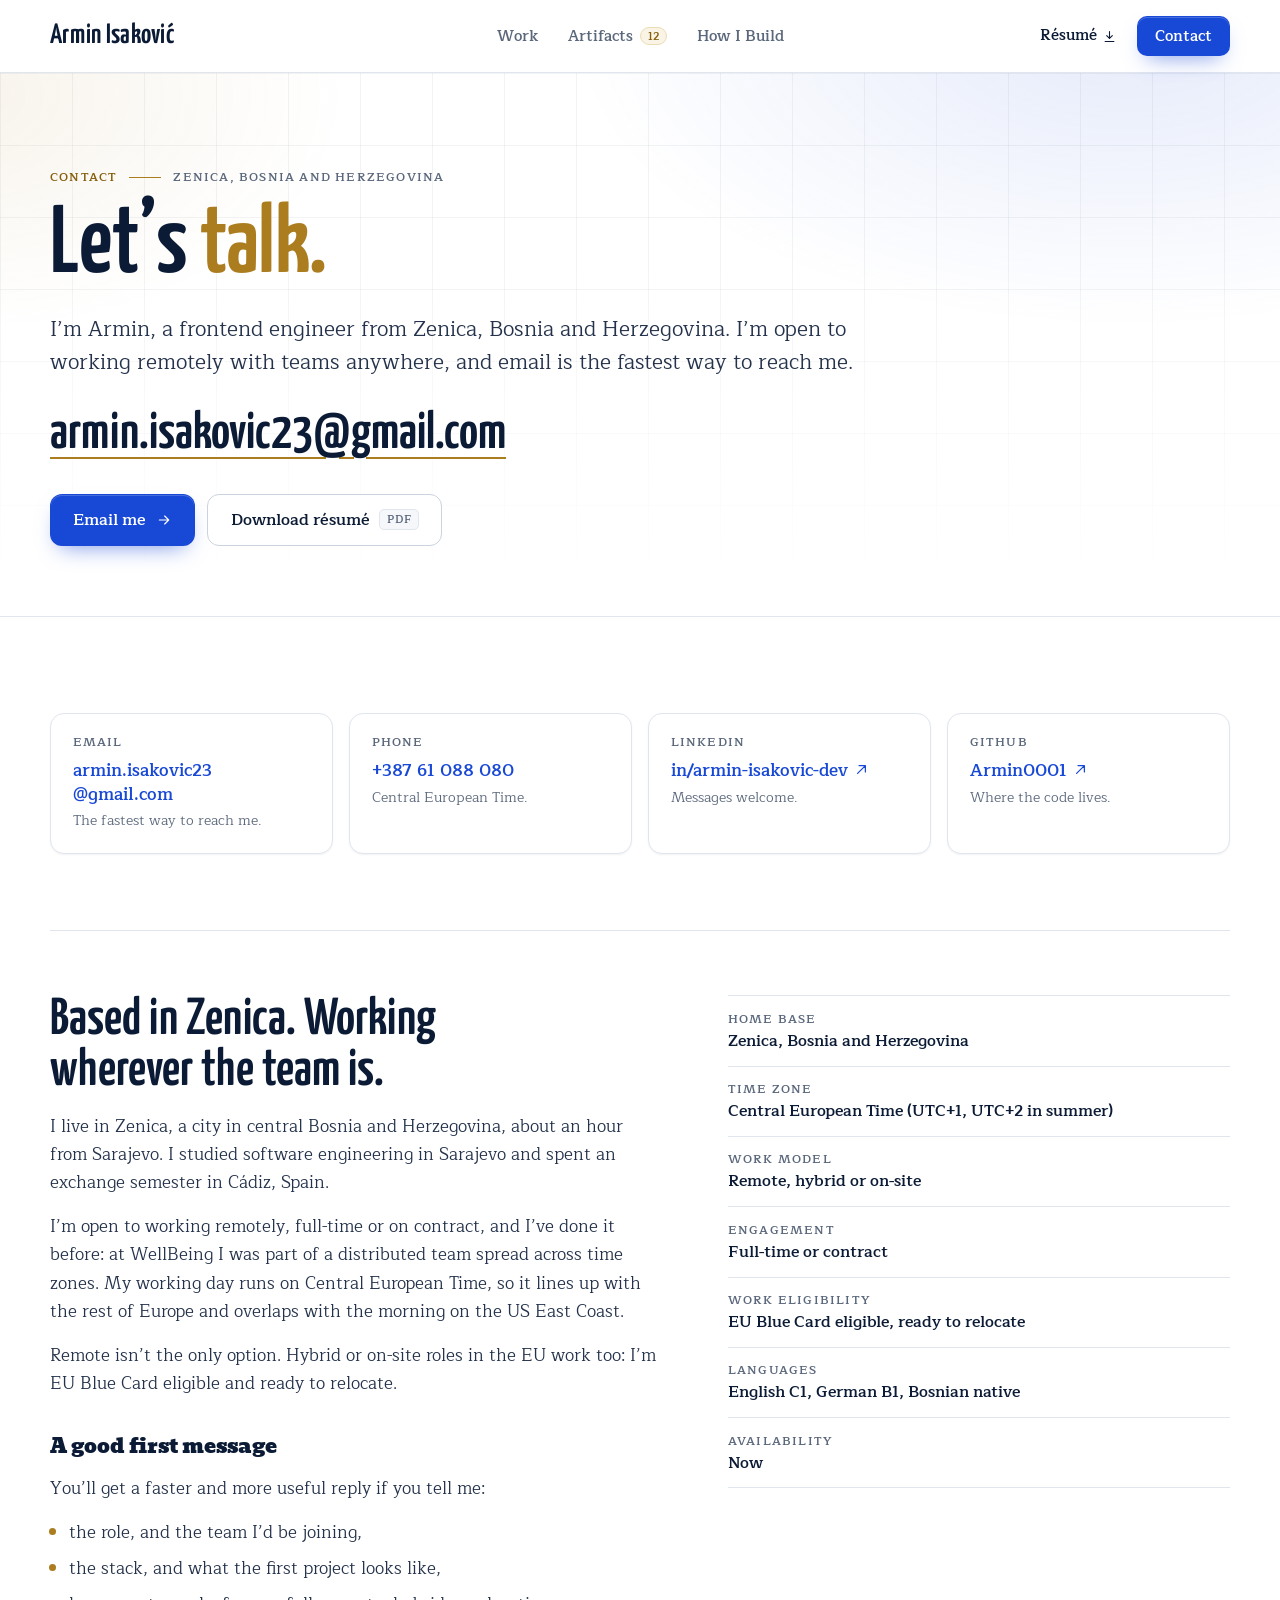
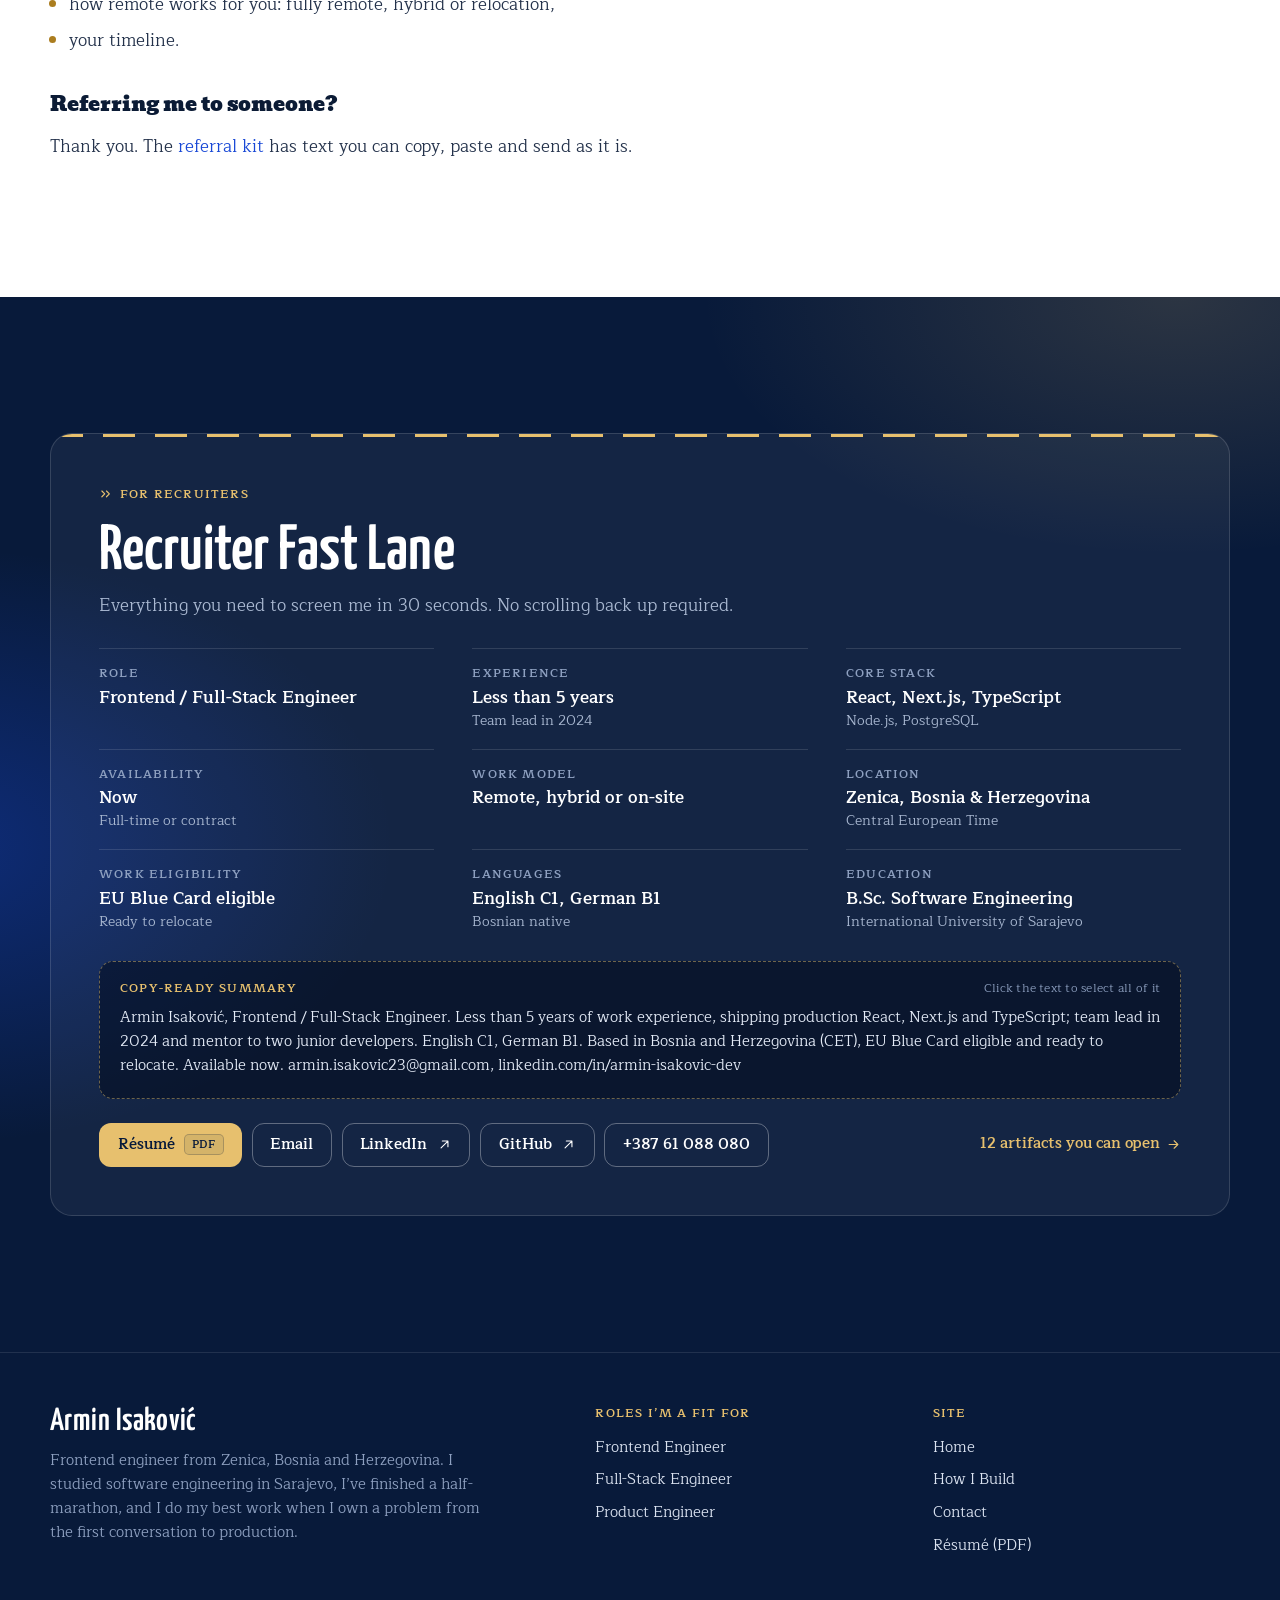
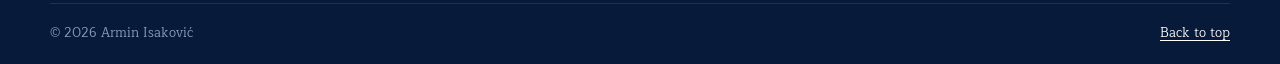
<file: contact.html>
<!doctype html>
<html lang="en">
<head>
  <meta charset="utf-8">
  <meta name="viewport" content="width=device-width, initial-scale=1">

  <title>Contact — Armin Isaković, frontend engineer in Zenica, Bosnia and Herzegovina</title>
  <meta name="description" content="Reach Armin Isaković, a frontend engineer from Zenica, Bosnia and Herzegovina. Open to remote work, full-time or contract, and to hybrid or on-site roles in the EU.">
  <meta name="author" content="Armin Isaković">
  <meta name="color-scheme" content="light">
  <meta name="theme-color" content="#ffffff">

  <!-- Link previews (LinkedIn, Slack, WhatsApp). Preview crawlers need absolute URLs. -->
  <meta property="og:type" content="website">
  <meta property="og:url" content="https://armin0001.github.io/contact.html">
  <meta property="og:title" content="Contact — Armin Isaković, frontend engineer in Zenica, Bosnia and Herzegovina">
  <meta property="og:description" content="Reach Armin Isaković, a frontend engineer from Zenica, Bosnia and Herzegovina. Open to remote work, full-time or contract, and to hybrid or on-site roles in the EU.">
  <meta property="og:image" content="https://armin0001.github.io/assets/og.png">
  <meta property="og:image:width" content="1200">
  <meta property="og:image:height" content="630">
  <meta name="twitter:card" content="summary_large_image">

  <link rel="canonical" href="https://armin0001.github.io/contact.html">
  <link rel="icon" href="favicon.svg" type="image/svg+xml">
  <link rel="preload" href="assets/fonts/yanone-kaffeesatz-latin-wght-normal.woff2" as="font" type="font/woff2" crossorigin>
  <link rel="preload" href="assets/fonts/maitree-latin-400-normal.woff2" as="font" type="font/woff2" crossorigin>
  <link rel="stylesheet" href="styles.css">
</head>

<body id="top">
  <a class="skip" href="#main">Skip to content</a>

  <!-- The icon sprite, header, Recruiter Fast Lane and footer are identical on every page.
       When you change one of them, change it on all pages. -->
  <svg xmlns="http://www.w3.org/2000/svg" class="sprite" aria-hidden="true" focusable="false">
    <symbol id="i-arrow" viewBox="0 0 24 24"><path d="M5 12h14M13 6l6 6-6 6"/></symbol>
    <symbol id="i-ext" viewBox="0 0 24 24"><path d="M6.5 17.5 17.5 6.5M8.5 6.5h9v9"/></symbol>
    <symbol id="i-down" viewBox="0 0 24 24"><path d="M12 4v11M7.5 10.5 12 15l4.5-4.5M5 20h14"/></symbol>
    <symbol id="i-check" viewBox="0 0 24 24"><path d="m5 12.5 4.5 4.5L19 7.5"/></symbol>
    <symbol id="i-chevron" viewBox="0 0 24 24"><path d="m6 9 6 6 6-6"/></symbol>
    <symbol id="i-south" viewBox="0 0 24 24"><path d="M12 5v14M6.5 13.5 12 19l5.5-5.5"/></symbol>
    <symbol id="i-fast" viewBox="0 0 24 24"><path d="m5 7 5 5-5 5M13 7l5 5-5 5"/></symbol>
  </svg>

  <header class="site-header">
    <nav class="wrap bar" aria-label="Primary">
      <a class="brand" href="index.html" aria-label="Armin Isaković, home">Armin Isaković</a>

      <ul class="nav-links">
        <li><a href="index.html#work">Work</a></li>
        <li><a href="index.html#artifacts">Artifacts <span class="nav-count" aria-hidden="true">12</span></a></li>
        <li><a href="how-i-build.html">How I Build</a></li>
      </ul>

      <div class="bar-actions">
        <a class="bar-resume" href="assets/Armin-Isakovic-Resume.pdf" download>
          Résumé <svg class="i" aria-hidden="true"><use href="#i-down"/></svg>
        </a>
        <a class="btn btn-primary btn-sm" href="contact.html" aria-current="page">Contact</a>
      </div>
    </nav>
  </header>

  <main id="main">

    <section class="page-hero" aria-labelledby="page-title">
      <div class="wrap">
        <p class="eyebrow"><span class="eyebrow-num">Contact</span> Zenica, Bosnia and Herzegovina</p>
        <h1 id="page-title">Let’s <em>talk.</em></h1>
        <p class="lede">I’m Armin, a frontend engineer from Zenica, Bosnia and Herzegovina. I’m open to working remotely with teams anywhere, and email is the fastest way to reach me.</p>
        <p class="big-email"><a href="mailto:armin.isakovic23@gmail.com?subject=Hello%20Armin%20%E2%80%94%20saw%20your%20portfolio">armin.isakovic23@gmail.com</a></p>
        <div class="cta-row">
          <a class="btn btn-primary" href="mailto:armin.isakovic23@gmail.com?subject=Hello%20Armin%20%E2%80%94%20saw%20your%20portfolio">Email me <svg class="i" aria-hidden="true"><use href="#i-arrow"/></svg></a>
          <a class="btn btn-ghost" href="assets/Armin-Isakovic-Resume.pdf" download>Download résumé <span class="btn-note">PDF</span></a>
        </div>
      </div>
    </section>

    <div class="page-body">
      <div class="wrap">
        <h2 class="vh">Ways to reach me</h2>
        <dl class="methods">
          <div>
            <dt>Email</dt>
            <dd><a href="mailto:armin.isakovic23@gmail.com?subject=Hello%20Armin%20%E2%80%94%20saw%20your%20portfolio">armin.isakovic23<wbr>@gmail.com</a><small>The fastest way to reach me.</small></dd>
          </div>
          <div>
            <dt>Phone</dt>
            <dd><a href="tel:+38761088080">+387 61 088 080</a><small>Central European Time.</small></dd>
          </div>
          <div>
            <dt>LinkedIn</dt>
            <dd><a href="https://www.linkedin.com/in/armin-isakovic-dev" target="_blank" rel="noopener">in/armin-isakovic-dev <svg class="i" role="img" aria-label="(opens in a new tab)"><use href="#i-ext"/></svg></a><small>Messages welcome.</small></dd>
          </div>
          <div>
            <dt>GitHub</dt>
            <dd><a href="https://github.com/Armin0001" target="_blank" rel="noopener">Armin0001 <svg class="i" role="img" aria-label="(opens in a new tab)"><use href="#i-ext"/></svg></a><small>Where the code lives.</small></dd>
          </div>
        </dl>

        <section class="where" aria-labelledby="where-title">
          <div class="prose">
            <h2 id="where-title">Based in Zenica. Working wherever the team is.</h2>
            <p>I live in Zenica, a city in central Bosnia and Herzegovina, about an hour from Sarajevo. I studied software engineering in Sarajevo and spent an exchange semester in Cádiz, Spain.</p>
            <p>I’m open to working remotely, <span class="nw">full-time</span> or on contract, and I’ve done it before: at WellBeing I was part of a distributed team spread across time zones. My working day runs on Central European Time, so it lines up with the rest of Europe and overlaps with the morning on the US East Coast.</p>
            <p>Remote isn’t the only option. Hybrid or on-site roles in the EU work too: I’m EU Blue Card eligible and ready to relocate.</p>

            <h3>A good first message</h3>
            <p>You’ll get a faster and more useful reply if you tell me:</p>
            <ul>
              <li>the role, and the team I’d be joining,</li>
              <li>the stack, and what the first project looks like,</li>
              <li>how remote works for you: fully remote, hybrid or relocation,</li>
              <li>your timeline.</li>
            </ul>

            <h3>Referring me to someone?</h3>
            <p>Thank you. The <a href="referral-kit.html">referral kit</a> has text you can copy, paste and send as it is.</p>
          </div>

          <dl class="facts">
            <div><dt>Home base</dt><dd>Zenica, Bosnia and Herzegovina</dd></div>
            <div><dt>Time zone</dt><dd>Central European Time (UTC+1, UTC+2 in summer)</dd></div>
            <div><dt>Work model</dt><dd>Remote, hybrid or on-site</dd></div>
            <div><dt>Engagement</dt><dd>Full-time or contract</dd></div>
            <div><dt>Work eligibility</dt><dd>EU Blue Card eligible, ready to relocate</dd></div>
            <div><dt>Languages</dt><dd>English C1, German B1, Bosnian native</dd></div>
            <div><dt>Availability</dt><dd>Now</dd></div>
          </dl>
        </section>
      </div>
    </div>

    <div class="closing">

    <section id="fast-lane" class="fastlane" aria-labelledby="fast-lane-title">
      <div class="wrap">
        <div class="fl-panel">
          <header class="fl-head">
            <p class="fl-kicker"><svg class="i" aria-hidden="true"><use href="#i-fast"/></svg> For recruiters</p>
            <h2 id="fast-lane-title">Recruiter Fast Lane</h2>
            <p class="fl-sub">Everything you need to screen me in 30 seconds. No scrolling back up required.</p>
          </header>

          <dl class="fl-facts">
            <div><dt>Role</dt><dd>Frontend / Full-Stack Engineer</dd></div>
            <div><dt>Experience</dt><dd>Less than 5 years <small>Team lead in 2024</small></dd></div>
            <div><dt>Core stack</dt><dd>React, Next.js, TypeScript <small>Node.js, PostgreSQL</small></dd></div>
            <div><dt>Availability</dt><dd>Now <small>Full-time or contract</small></dd></div>
            <div><dt>Work model</dt><dd>Remote, hybrid or on-site</dd></div>
            <div><dt>Location</dt><dd>Zenica, Bosnia &amp; Herzegovina <small>Central European Time</small></dd></div>
            <div><dt>Work eligibility</dt><dd>EU Blue Card eligible <small>Ready to relocate</small></dd></div>
            <div><dt>Languages</dt><dd>English C1, German B1 <small>Bosnian native</small></dd></div>
            <div><dt>Education</dt><dd>B.Sc. Software Engineering <small>International University of Sarajevo</small></dd></div>
          </dl>

          <div class="fl-summary">
            <p class="fl-label">Copy-ready summary <span>Click the text to select all of it</span></p>
            <p class="fl-copy">Armin Isaković, Frontend / Full-Stack Engineer. Less than 5 years of work experience, shipping production React, Next.js and TypeScript; team lead in 2024 and mentor to two junior developers. English C1, German B1. Based in Bosnia and Herzegovina (CET), EU Blue Card eligible and ready to relocate. Available now. armin.isakovic23@gmail.com, linkedin.com/in/armin-isakovic-dev</p>
          </div>

          <address class="fl-actions">
            <a class="btn btn-gold" href="assets/Armin-Isakovic-Resume.pdf" download>Résumé <span class="btn-note">PDF</span></a>
            <a class="btn btn-outline" href="mailto:armin.isakovic23@gmail.com?subject=Hello%20Armin%20%E2%80%94%20saw%20your%20portfolio">Email</a>
            <a class="btn btn-outline" href="https://www.linkedin.com/in/armin-isakovic-dev" target="_blank" rel="noopener">LinkedIn <svg class="i" role="img" aria-label="(opens in a new tab)"><use href="#i-ext"/></svg></a>
            <a class="btn btn-outline" href="https://github.com/Armin0001" target="_blank" rel="noopener">GitHub <svg class="i" role="img" aria-label="(opens in a new tab)"><use href="#i-ext"/></svg></a>
            <a class="btn btn-outline" href="tel:+38761088080">+387 61 088 080</a>
            <a class="fl-more" href="index.html#artifacts">12 artifacts you can open <svg class="i" aria-hidden="true"><use href="#i-arrow"/></svg></a>
          </address>
        </div>
      </div>
    </section>

    </div>

  </main>

  <footer class="site-footer">
    <div class="wrap footer-grid">
      <div class="footer-about">
        <p class="footer-brand">Armin Isaković</p>
        <p class="footer-bio">Frontend engineer from Zenica, Bosnia and Herzegovina. I studied software engineering in Sarajevo, I’ve finished a half-marathon, and I do my best work when I own a problem from the first conversation to production.</p>
      </div>

      <nav class="footer-nav" aria-label="Roles">
        <h2>Roles I’m a fit for</h2>
        <ul>
          <li><a href="frontend-engineer.html">Frontend Engineer</a></li>
          <li><a href="full-stack-engineer.html">Full-Stack Engineer</a></li>
          <li><a href="product-engineer.html">Product Engineer</a></li>
        </ul>
      </nav>

      <nav class="footer-nav" aria-label="Site">
        <h2>Site</h2>
        <ul>
          <li><a href="index.html">Home</a></li>
          <li><a href="how-i-build.html">How I Build</a></li>
          <li><a href="contact.html">Contact</a></li>
          <li><a href="assets/Armin-Isakovic-Resume.pdf" download>Résumé (PDF)</a></li>
        </ul>
      </nav>
    </div>

    <div class="wrap footer-base">
      <p>© 2026 Armin Isaković</p>
      <p><a href="#top">Back to top</a></p>
    </div>
  </footer>
</body>
</html>
</file>
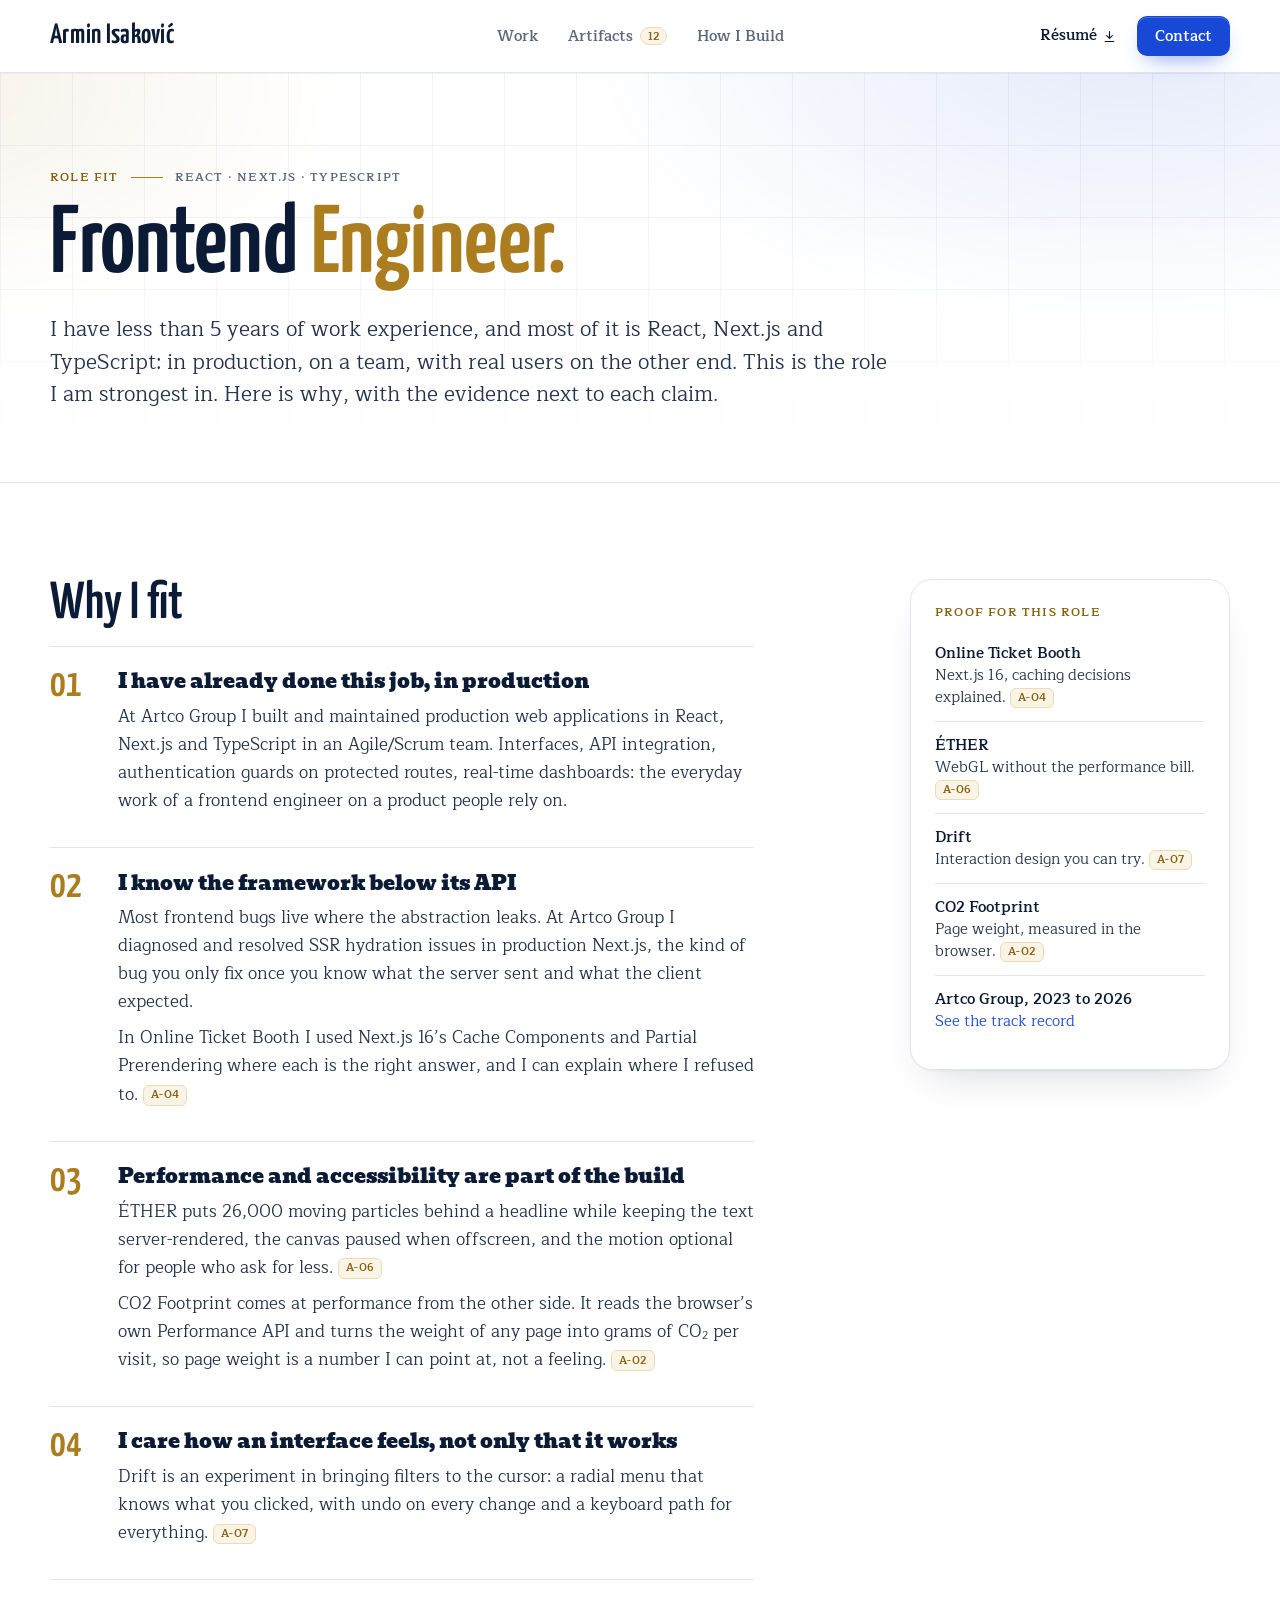
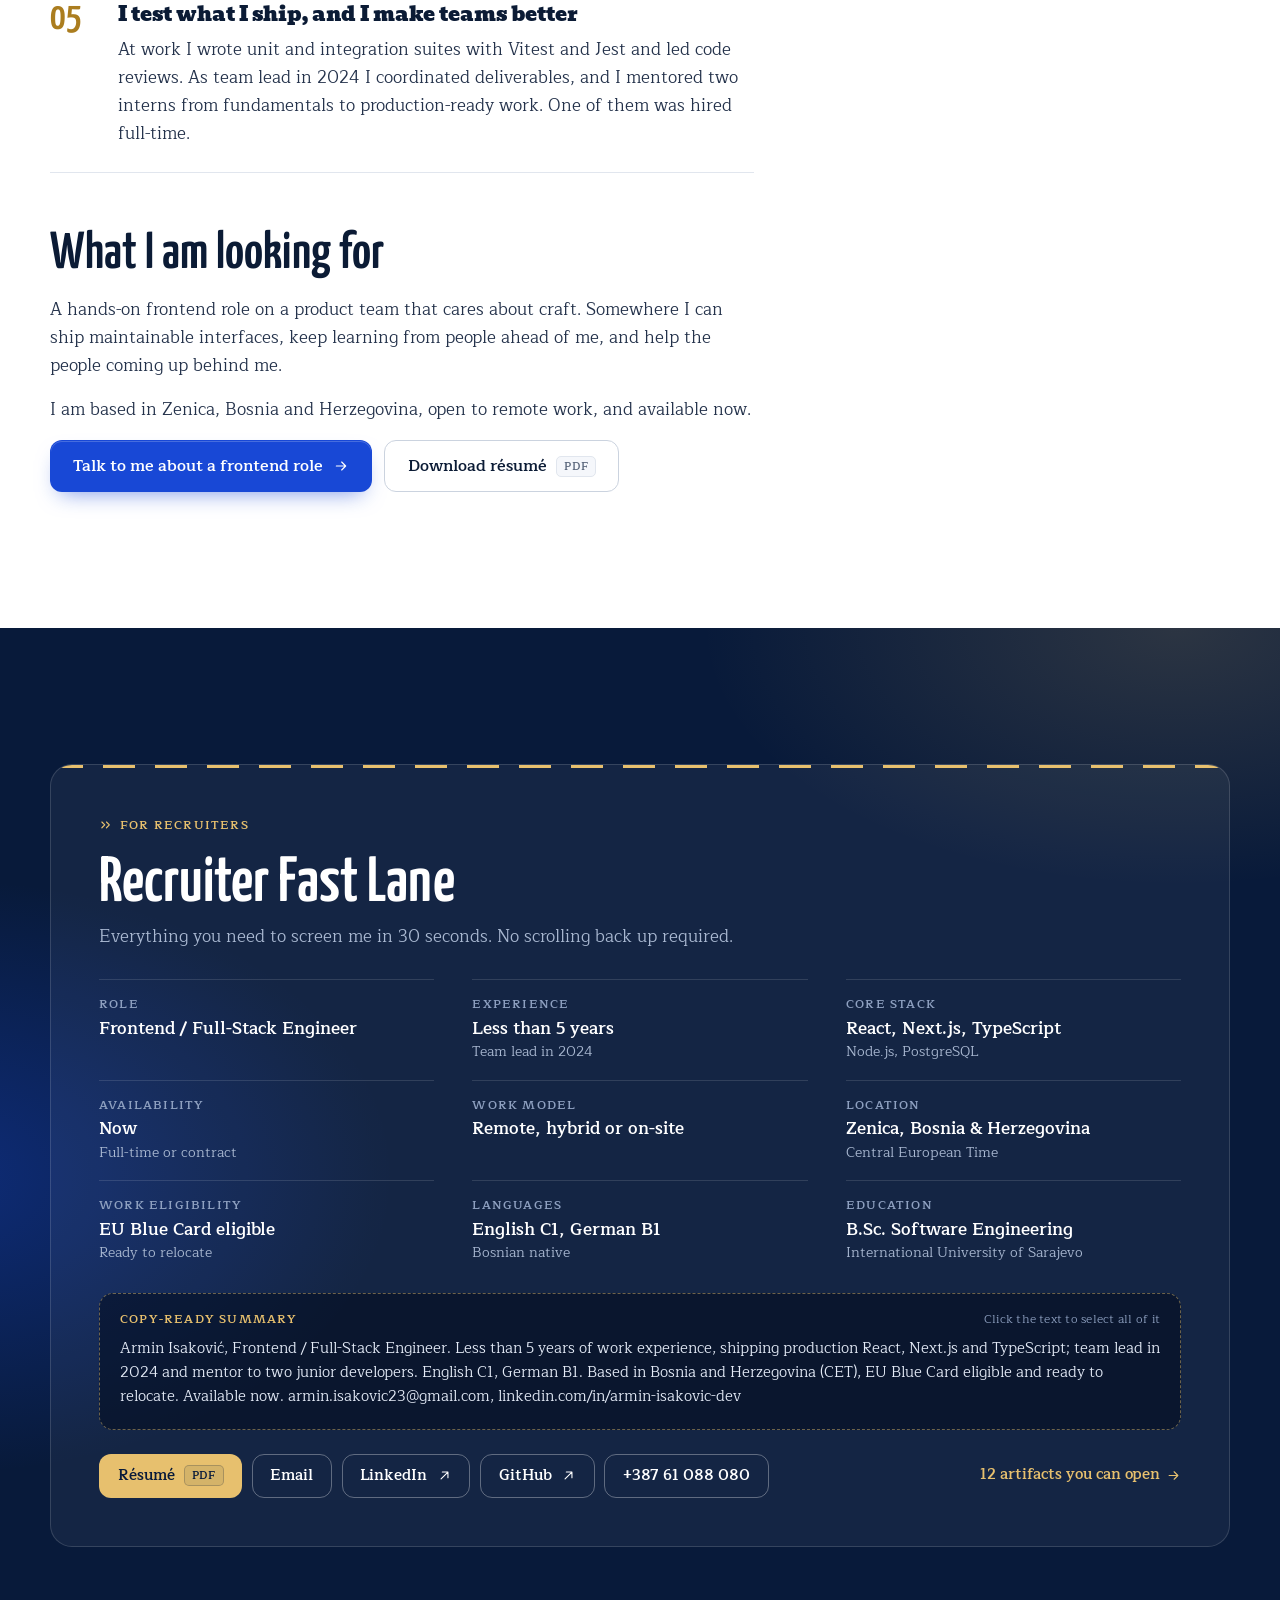
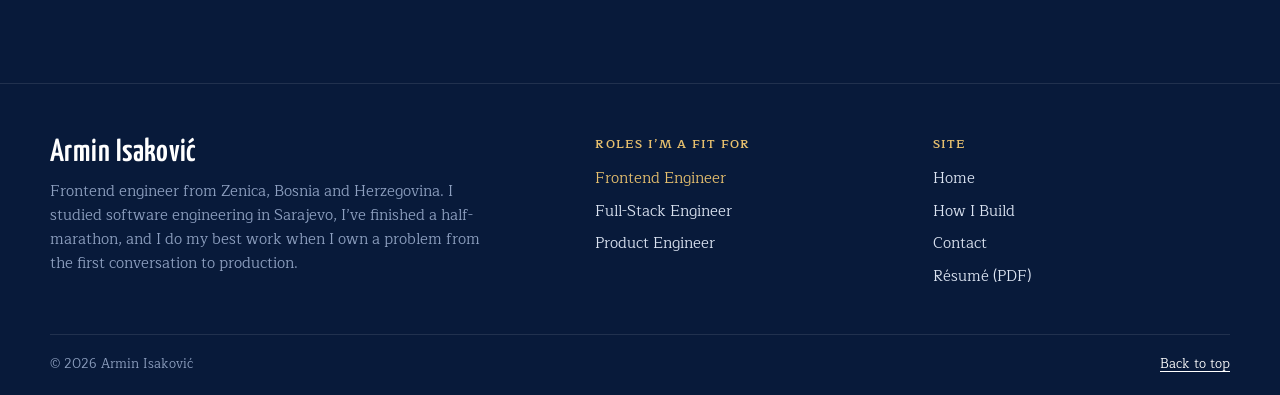
<file: frontend-engineer.html>
<!doctype html>
<html lang="en">
<head>
  <meta charset="utf-8">
  <meta name="viewport" content="width=device-width, initial-scale=1">

  <title>Frontend Engineer — why I fit | Armin Isaković</title>
  <meta name="description" content="Why Armin Isaković is a fit for frontend engineering roles: less than 5 years of work experience, most of it production React, Next.js and TypeScript, with performance and accessibility built in.">
  <meta name="author" content="Armin Isaković">
  <meta name="color-scheme" content="light">
  <meta name="theme-color" content="#ffffff">

  <!-- Link previews (LinkedIn, Slack, WhatsApp). Preview crawlers need absolute URLs. -->
  <meta property="og:type" content="website">
  <meta property="og:url" content="https://armin0001.github.io/frontend-engineer.html">
  <meta property="og:title" content="Frontend Engineer — why I fit | Armin Isaković">
  <meta property="og:description" content="Why Armin Isaković is a fit for frontend engineering roles: less than 5 years of work experience, most of it production React, Next.js and TypeScript, with performance and accessibility built in.">
  <meta property="og:image" content="https://armin0001.github.io/assets/og.png">
  <meta property="og:image:width" content="1200">
  <meta property="og:image:height" content="630">
  <meta name="twitter:card" content="summary_large_image">

  <link rel="canonical" href="https://armin0001.github.io/frontend-engineer.html">
  <link rel="icon" href="favicon.svg" type="image/svg+xml">
  <link rel="preload" href="assets/fonts/yanone-kaffeesatz-latin-wght-normal.woff2" as="font" type="font/woff2" crossorigin>
  <link rel="preload" href="assets/fonts/maitree-latin-400-normal.woff2" as="font" type="font/woff2" crossorigin>
  <link rel="stylesheet" href="styles.css">
</head>

<body id="top">
  <a class="skip" href="#main">Skip to content</a>

  <!-- The icon sprite, header, Recruiter Fast Lane and footer are identical on every page.
       When you change one of them, change it on all pages. -->
  <svg xmlns="http://www.w3.org/2000/svg" class="sprite" aria-hidden="true" focusable="false">
    <symbol id="i-arrow" viewBox="0 0 24 24"><path d="M5 12h14M13 6l6 6-6 6"/></symbol>
    <symbol id="i-ext" viewBox="0 0 24 24"><path d="M6.5 17.5 17.5 6.5M8.5 6.5h9v9"/></symbol>
    <symbol id="i-down" viewBox="0 0 24 24"><path d="M12 4v11M7.5 10.5 12 15l4.5-4.5M5 20h14"/></symbol>
    <symbol id="i-check" viewBox="0 0 24 24"><path d="m5 12.5 4.5 4.5L19 7.5"/></symbol>
    <symbol id="i-chevron" viewBox="0 0 24 24"><path d="m6 9 6 6 6-6"/></symbol>
    <symbol id="i-south" viewBox="0 0 24 24"><path d="M12 5v14M6.5 13.5 12 19l5.5-5.5"/></symbol>
    <symbol id="i-fast" viewBox="0 0 24 24"><path d="m5 7 5 5-5 5M13 7l5 5-5 5"/></symbol>
  </svg>

  <header class="site-header">
    <nav class="wrap bar" aria-label="Primary">
      <a class="brand" href="index.html" aria-label="Armin Isaković, home">Armin Isaković</a>

      <ul class="nav-links">
        <li><a href="index.html#work">Work</a></li>
        <li><a href="index.html#artifacts">Artifacts <span class="nav-count" aria-hidden="true">12</span></a></li>
        <li><a href="how-i-build.html">How I Build</a></li>
      </ul>

      <div class="bar-actions">
        <a class="bar-resume" href="assets/Armin-Isakovic-Resume.pdf" download>
          Résumé <svg class="i" aria-hidden="true"><use href="#i-down"/></svg>
        </a>
        <a class="btn btn-primary btn-sm" href="contact.html">Contact</a>
      </div>
    </nav>
  </header>

  <main id="main">

    <section class="page-hero" aria-labelledby="page-title">
      <div class="wrap">
        <p class="eyebrow"><span class="eyebrow-num">Role fit</span> React · Next.js · TypeScript</p>
        <h1 id="page-title">Frontend <em>Engineer.</em></h1>
        <p class="lede">I have less than 5 years of work experience, and most of it is React, Next.js and TypeScript: in production, on a team, with real users on the other end. This is the role I am strongest in. Here is why, with the evidence next to each claim.</p>
      </div>
    </section>

    <div class="page-body">
      <div class="wrap split">
        <div class="prose">
          <h2>Why I fit</h2>

          <ol class="loop">
            <li>
              <h3>I have already done this job, in production</h3>
              <p>At Artco Group I built and maintained production web applications in React, Next.js and TypeScript in an Agile/Scrum team. Interfaces, API integration, authentication guards on protected routes, real-time dashboards: the everyday work of a frontend engineer on a product people rely on.</p>
            </li>
            <li>
              <h3>I know the framework below its API</h3>
              <p>Most frontend bugs live where the abstraction leaks. At Artco Group I diagnosed and resolved SSR hydration issues in production Next.js, the kind of bug you only fix once you know what the server sent and what the client expected.</p>
              <p>In Online Ticket Booth I used Next.js 16’s Cache Components and Partial Prerendering where each is the right answer, and I can explain where I refused to. <a class="aref" href="index.html#artifact-04"><span class="vh">artifact </span>A-04</a></p>
            </li>
            <li>
              <h3>Performance and accessibility are part of the build</h3>
              <p>ÉTHER puts 26,000 moving particles behind a headline while keeping the text server-rendered, the canvas paused when offscreen, and the motion optional for people who ask for less. <a class="aref" href="index.html#artifact-06"><span class="vh">artifact </span>A-06</a></p>
              <p>CO2 Footprint comes at performance from the other side. It reads the browser’s own Performance API and turns the weight of any page into grams of CO<sub>2</sub> per visit, so page weight is a number I can point at, not a feeling. <a class="aref" href="index.html#artifact-02"><span class="vh">artifact </span>A-02</a></p>
            </li>
            <li>
              <h3>I care how an interface feels, not only that it works</h3>
              <p>Drift is an experiment in bringing filters to the cursor: a radial menu that knows what you clicked, with undo on every change and a keyboard path for everything. <a class="aref" href="index.html#artifact-07"><span class="vh">artifact </span>A-07</a></p>
            </li>
            <li>
              <h3>I test what I ship, and I make teams better</h3>
              <p>At work I wrote unit and integration suites with Vitest and Jest and led code reviews. As team lead in 2024 I coordinated deliverables, and I mentored two interns from fundamentals to production-ready work. One of them was hired <span class="nw">full-time</span>.</p>
            </li>
          </ol>

          <h2>What I am looking for</h2>
          <p>A hands-on frontend role on a product team that cares about craft. Somewhere I can ship maintainable interfaces, keep learning from people ahead of me, and help the people coming up behind me.</p>
          <p>I am based in Zenica, Bosnia and Herzegovina, open to remote work, and available now.</p>

          <div class="cta-row">
            <a class="btn btn-primary" href="contact.html">Talk to me about a frontend role <svg class="i" aria-hidden="true"><use href="#i-arrow"/></svg></a>
            <a class="btn btn-ghost" href="assets/Armin-Isakovic-Resume.pdf" download>Download résumé <span class="btn-note">PDF</span></a>
          </div>
        </div>

        <aside class="side-card" aria-labelledby="proof-title">
          <h2 id="proof-title">Proof for this role</h2>
          <ul>
            <li><strong>Online Ticket Booth</strong> Next.js 16, caching decisions explained. <a class="aref" href="index.html#artifact-04"><span class="vh">artifact </span>A-04</a></li>
            <li><strong>ÉTHER</strong> WebGL without the performance bill. <a class="aref" href="index.html#artifact-06"><span class="vh">artifact </span>A-06</a></li>
            <li><strong>Drift</strong> Interaction design you can try. <a class="aref" href="index.html#artifact-07"><span class="vh">artifact </span>A-07</a></li>
            <li><strong>CO2 Footprint</strong> Page weight, measured in the browser. <a class="aref" href="index.html#artifact-02"><span class="vh">artifact </span>A-02</a></li>
            <li><strong>Artco Group, 2023 to 2026</strong> <a href="index.html#exp-artco">See the track record</a></li>
          </ul>
        </aside>
      </div>
    </div>

    <div class="closing">

    <section id="fast-lane" class="fastlane" aria-labelledby="fast-lane-title">
      <div class="wrap">
        <div class="fl-panel">
          <header class="fl-head">
            <p class="fl-kicker"><svg class="i" aria-hidden="true"><use href="#i-fast"/></svg> For recruiters</p>
            <h2 id="fast-lane-title">Recruiter Fast Lane</h2>
            <p class="fl-sub">Everything you need to screen me in 30 seconds. No scrolling back up required.</p>
          </header>

          <dl class="fl-facts">
            <div><dt>Role</dt><dd>Frontend / Full-Stack Engineer</dd></div>
            <div><dt>Experience</dt><dd>Less than 5 years <small>Team lead in 2024</small></dd></div>
            <div><dt>Core stack</dt><dd>React, Next.js, TypeScript <small>Node.js, PostgreSQL</small></dd></div>
            <div><dt>Availability</dt><dd>Now <small>Full-time or contract</small></dd></div>
            <div><dt>Work model</dt><dd>Remote, hybrid or on-site</dd></div>
            <div><dt>Location</dt><dd>Zenica, Bosnia &amp; Herzegovina <small>Central European Time</small></dd></div>
            <div><dt>Work eligibility</dt><dd>EU Blue Card eligible <small>Ready to relocate</small></dd></div>
            <div><dt>Languages</dt><dd>English C1, German B1 <small>Bosnian native</small></dd></div>
            <div><dt>Education</dt><dd>B.Sc. Software Engineering <small>International University of Sarajevo</small></dd></div>
          </dl>

          <div class="fl-summary">
            <p class="fl-label">Copy-ready summary <span>Click the text to select all of it</span></p>
            <p class="fl-copy">Armin Isaković, Frontend / Full-Stack Engineer. Less than 5 years of work experience, shipping production React, Next.js and TypeScript; team lead in 2024 and mentor to two junior developers. English C1, German B1. Based in Bosnia and Herzegovina (CET), EU Blue Card eligible and ready to relocate. Available now. armin.isakovic23@gmail.com, linkedin.com/in/armin-isakovic-dev</p>
          </div>

          <address class="fl-actions">
            <a class="btn btn-gold" href="assets/Armin-Isakovic-Resume.pdf" download>Résumé <span class="btn-note">PDF</span></a>
            <a class="btn btn-outline" href="mailto:armin.isakovic23@gmail.com?subject=Hello%20Armin%20%E2%80%94%20saw%20your%20portfolio">Email</a>
            <a class="btn btn-outline" href="https://www.linkedin.com/in/armin-isakovic-dev" target="_blank" rel="noopener">LinkedIn <svg class="i" role="img" aria-label="(opens in a new tab)"><use href="#i-ext"/></svg></a>
            <a class="btn btn-outline" href="https://github.com/Armin0001" target="_blank" rel="noopener">GitHub <svg class="i" role="img" aria-label="(opens in a new tab)"><use href="#i-ext"/></svg></a>
            <a class="btn btn-outline" href="tel:+38761088080">+387 61 088 080</a>
            <a class="fl-more" href="index.html#artifacts">12 artifacts you can open <svg class="i" aria-hidden="true"><use href="#i-arrow"/></svg></a>
          </address>
        </div>
      </div>
    </section>

    </div>

  </main>

  <footer class="site-footer">
    <div class="wrap footer-grid">
      <div class="footer-about">
        <p class="footer-brand">Armin Isaković</p>
        <p class="footer-bio">Frontend engineer from Zenica, Bosnia and Herzegovina. I studied software engineering in Sarajevo, I’ve finished a half-marathon, and I do my best work when I own a problem from the first conversation to production.</p>
      </div>

      <nav class="footer-nav" aria-label="Roles">
        <h2>Roles I’m a fit for</h2>
        <ul>
          <li><a href="frontend-engineer.html" aria-current="page">Frontend Engineer</a></li>
          <li><a href="full-stack-engineer.html">Full-Stack Engineer</a></li>
          <li><a href="product-engineer.html">Product Engineer</a></li>
        </ul>
      </nav>

      <nav class="footer-nav" aria-label="Site">
        <h2>Site</h2>
        <ul>
          <li><a href="index.html">Home</a></li>
          <li><a href="how-i-build.html">How I Build</a></li>
          <li><a href="contact.html">Contact</a></li>
          <li><a href="assets/Armin-Isakovic-Resume.pdf" download>Résumé (PDF)</a></li>
        </ul>
      </nav>
    </div>

    <div class="wrap footer-base">
      <p>© 2026 Armin Isaković</p>
      <p><a href="#top">Back to top</a></p>
    </div>
  </footer>
</body>
</html>
</file>
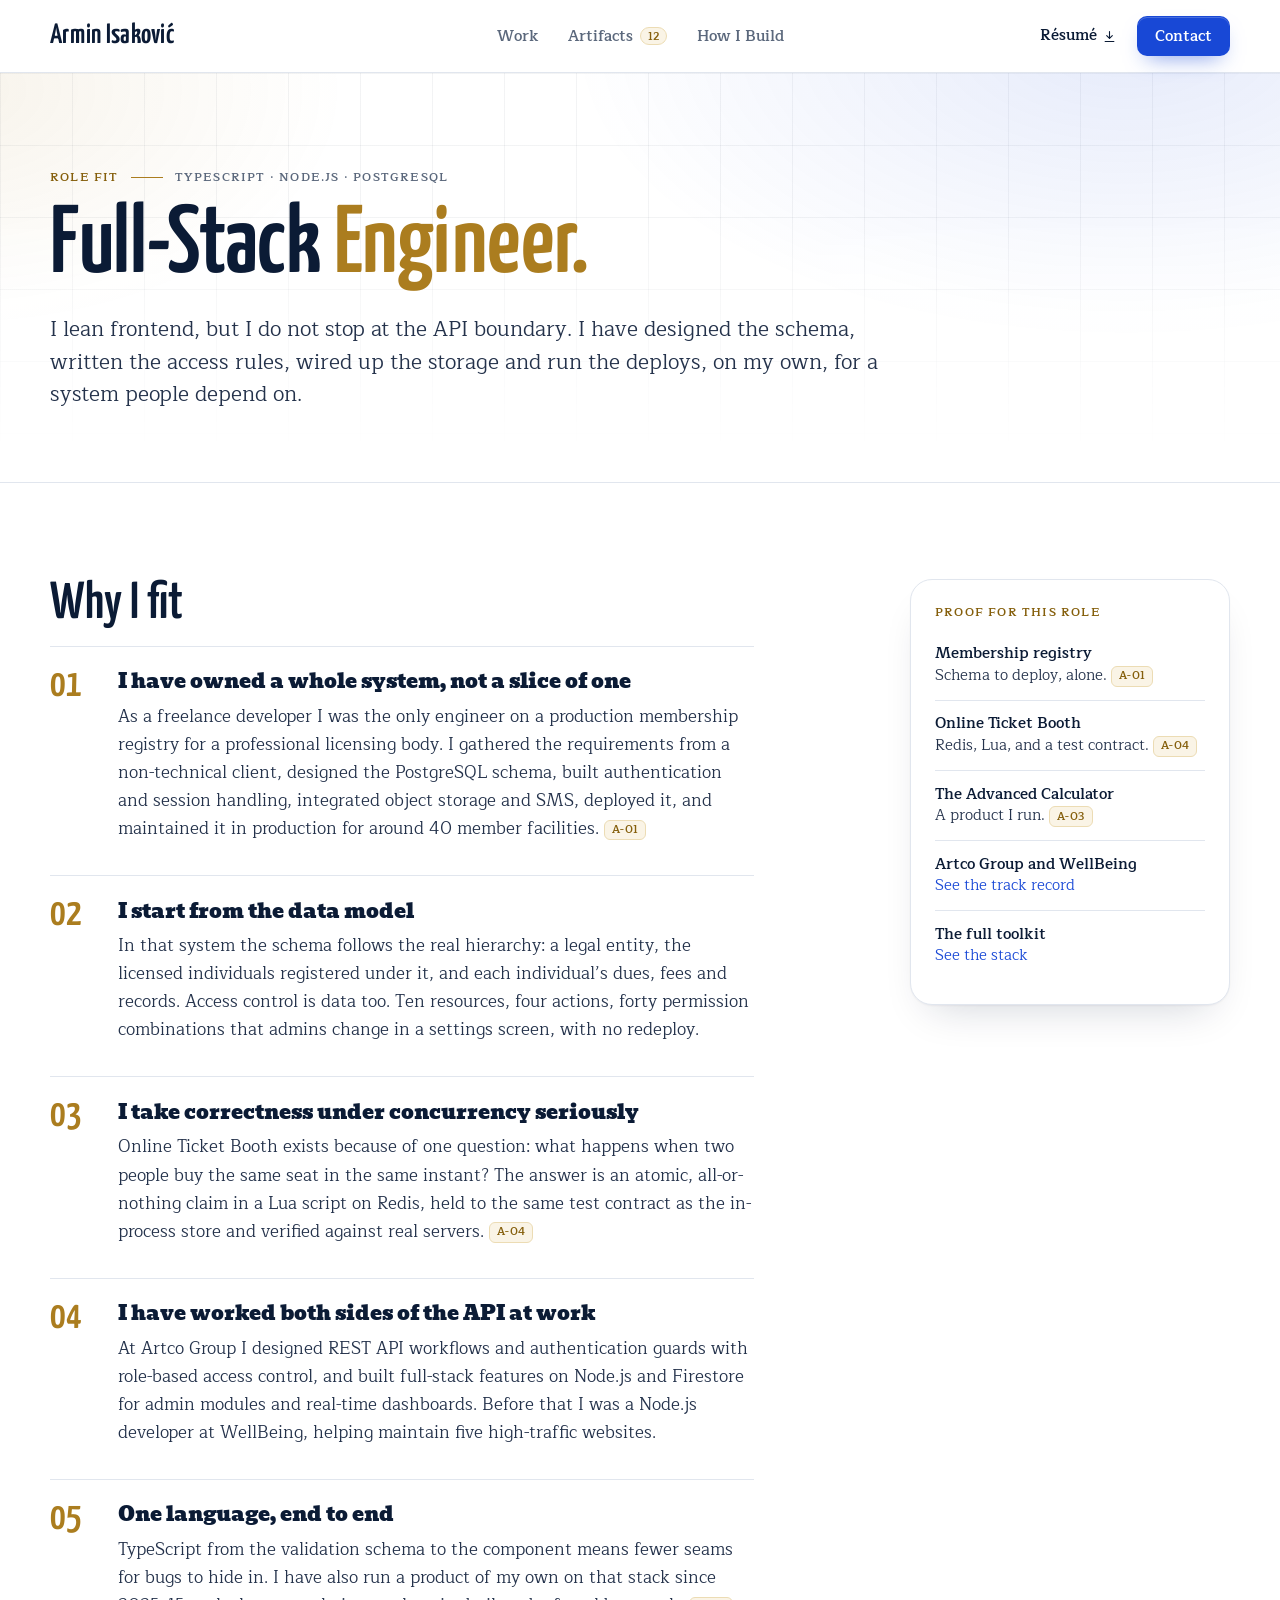
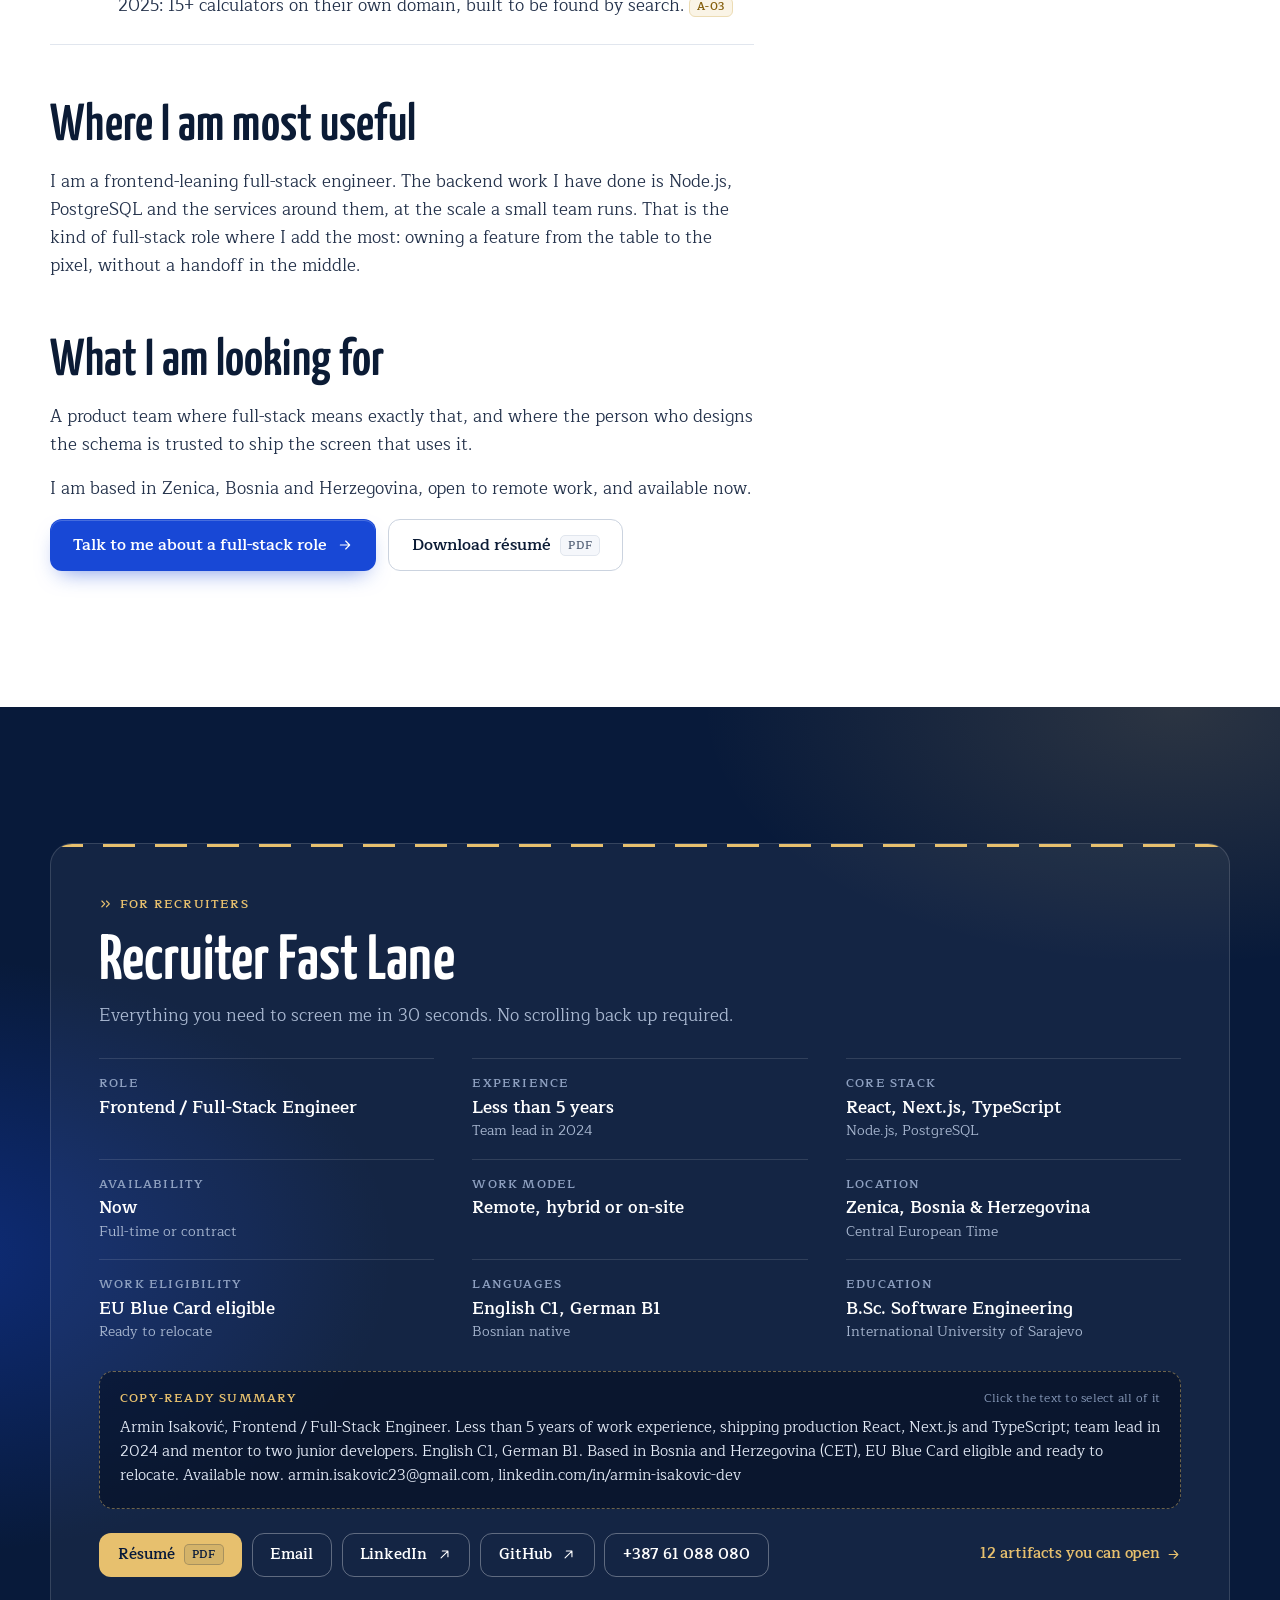
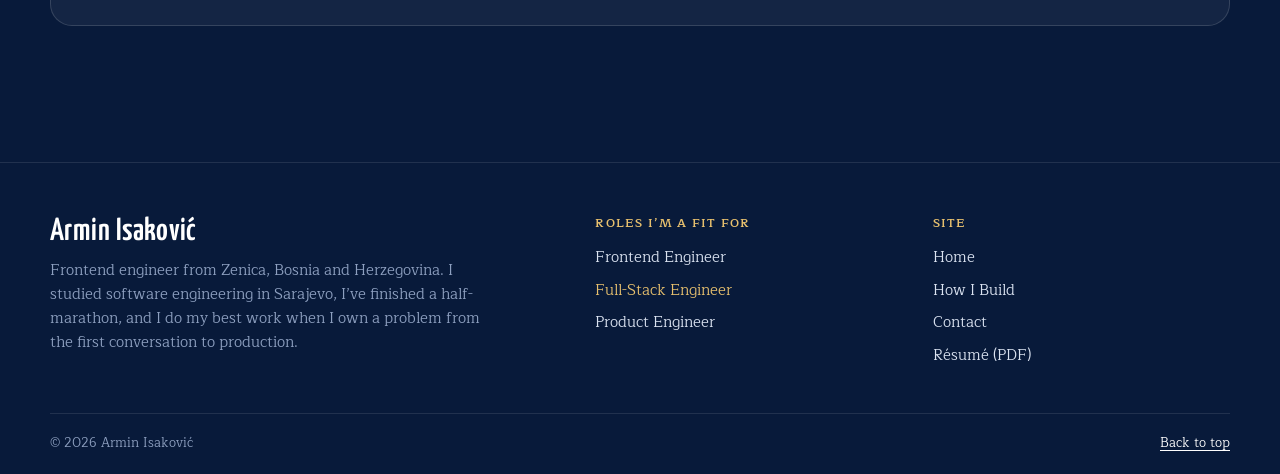
<file: full-stack-engineer.html>
<!doctype html>
<html lang="en">
<head>
  <meta charset="utf-8">
  <meta name="viewport" content="width=device-width, initial-scale=1">

  <title>Full-Stack Engineer — why I fit | Armin Isaković</title>
  <meta name="description" content="Why Armin Isaković is a fit for full-stack roles: sole developer of a production system from PostgreSQL schema to deploy, with concurrency, access control and TypeScript end to end.">
  <meta name="author" content="Armin Isaković">
  <meta name="color-scheme" content="light">
  <meta name="theme-color" content="#ffffff">

  <!-- Link previews (LinkedIn, Slack, WhatsApp). Preview crawlers need absolute URLs. -->
  <meta property="og:type" content="website">
  <meta property="og:url" content="https://armin0001.github.io/full-stack-engineer.html">
  <meta property="og:title" content="Full-Stack Engineer — why I fit | Armin Isaković">
  <meta property="og:description" content="Why Armin Isaković is a fit for full-stack roles: sole developer of a production system from PostgreSQL schema to deploy, with concurrency, access control and TypeScript end to end.">
  <meta property="og:image" content="https://armin0001.github.io/assets/og.png">
  <meta property="og:image:width" content="1200">
  <meta property="og:image:height" content="630">
  <meta name="twitter:card" content="summary_large_image">

  <link rel="canonical" href="https://armin0001.github.io/full-stack-engineer.html">
  <link rel="icon" href="favicon.svg" type="image/svg+xml">
  <link rel="preload" href="assets/fonts/yanone-kaffeesatz-latin-wght-normal.woff2" as="font" type="font/woff2" crossorigin>
  <link rel="preload" href="assets/fonts/maitree-latin-400-normal.woff2" as="font" type="font/woff2" crossorigin>
  <link rel="stylesheet" href="styles.css">
</head>

<body id="top">
  <a class="skip" href="#main">Skip to content</a>

  <!-- The icon sprite, header, Recruiter Fast Lane and footer are identical on every page.
       When you change one of them, change it on all pages. -->
  <svg xmlns="http://www.w3.org/2000/svg" class="sprite" aria-hidden="true" focusable="false">
    <symbol id="i-arrow" viewBox="0 0 24 24"><path d="M5 12h14M13 6l6 6-6 6"/></symbol>
    <symbol id="i-ext" viewBox="0 0 24 24"><path d="M6.5 17.5 17.5 6.5M8.5 6.5h9v9"/></symbol>
    <symbol id="i-down" viewBox="0 0 24 24"><path d="M12 4v11M7.5 10.5 12 15l4.5-4.5M5 20h14"/></symbol>
    <symbol id="i-check" viewBox="0 0 24 24"><path d="m5 12.5 4.5 4.5L19 7.5"/></symbol>
    <symbol id="i-chevron" viewBox="0 0 24 24"><path d="m6 9 6 6 6-6"/></symbol>
    <symbol id="i-south" viewBox="0 0 24 24"><path d="M12 5v14M6.5 13.5 12 19l5.5-5.5"/></symbol>
    <symbol id="i-fast" viewBox="0 0 24 24"><path d="m5 7 5 5-5 5M13 7l5 5-5 5"/></symbol>
  </svg>

  <header class="site-header">
    <nav class="wrap bar" aria-label="Primary">
      <a class="brand" href="index.html" aria-label="Armin Isaković, home">Armin Isaković</a>

      <ul class="nav-links">
        <li><a href="index.html#work">Work</a></li>
        <li><a href="index.html#artifacts">Artifacts <span class="nav-count" aria-hidden="true">12</span></a></li>
        <li><a href="how-i-build.html">How I Build</a></li>
      </ul>

      <div class="bar-actions">
        <a class="bar-resume" href="assets/Armin-Isakovic-Resume.pdf" download>
          Résumé <svg class="i" aria-hidden="true"><use href="#i-down"/></svg>
        </a>
        <a class="btn btn-primary btn-sm" href="contact.html">Contact</a>
      </div>
    </nav>
  </header>

  <main id="main">

    <section class="page-hero" aria-labelledby="page-title">
      <div class="wrap">
        <p class="eyebrow"><span class="eyebrow-num">Role fit</span> TypeScript · Node.js · PostgreSQL</p>
        <h1 id="page-title">Full-Stack <em>Engineer.</em></h1>
        <p class="lede">I lean frontend, but I do not stop at the API boundary. I have designed the schema, written the access rules, wired up the storage and run the deploys, on my own, for a system people depend on.</p>
      </div>
    </section>

    <div class="page-body">
      <div class="wrap split">
        <div class="prose">
          <h2>Why I fit</h2>

          <ol class="loop">
            <li>
              <h3>I have owned a whole system, not a slice of one</h3>
              <p>As a freelance developer I was the only engineer on a production membership registry for a professional licensing body. I gathered the requirements from a <span class="nw">non-technical</span> client, designed the PostgreSQL schema, built authentication and session handling, integrated object storage and SMS, deployed it, and maintained it in production for around 40 member facilities. <a class="aref" href="index.html#artifact-01"><span class="vh">artifact </span>A-01</a></p>
            </li>
            <li>
              <h3>I start from the data model</h3>
              <p>In that system the schema follows the real hierarchy: a legal entity, the licensed individuals registered under it, and each individual’s dues, fees and records. Access control is data too. Ten resources, four actions, forty permission combinations that admins change in a settings screen, with no redeploy.</p>
            </li>
            <li>
              <h3>I take correctness under concurrency seriously</h3>
              <p>Online Ticket Booth exists because of one question: what happens when two people buy the same seat in the same instant? The answer is an atomic, all-or-nothing claim in a Lua script on Redis, held to the same test contract as the in-process store and verified against real servers. <a class="aref" href="index.html#artifact-04"><span class="vh">artifact </span>A-04</a></p>
            </li>
            <li>
              <h3>I have worked both sides of the API at work</h3>
              <p>At Artco Group I designed REST API workflows and authentication guards with role-based access control, and built full-stack features on Node.js and Firestore for admin modules and real-time dashboards. Before that I was a Node.js developer at WellBeing, helping maintain five high-traffic websites.</p>
            </li>
            <li>
              <h3>One language, end to end</h3>
              <p>TypeScript from the validation schema to the component means fewer seams for bugs to hide in. I have also run a product of my own on that stack since 2025: 15+ calculators on their own domain, built to be found by search. <a class="aref" href="index.html#artifact-03"><span class="vh">artifact </span>A-03</a></p>
            </li>
          </ol>

          <h2>Where I am most useful</h2>
          <p>I am a frontend-leaning full-stack engineer. The backend work I have done is Node.js, PostgreSQL and the services around them, at the scale a small team runs. That is the kind of full-stack role where I add the most: owning a feature from the table to the pixel, without a handoff in the middle.</p>

          <h2>What I am looking for</h2>
          <p>A product team where full-stack means exactly that, and where the person who designs the schema is trusted to ship the screen that uses it.</p>
          <p>I am based in Zenica, Bosnia and Herzegovina, open to remote work, and available now.</p>

          <div class="cta-row">
            <a class="btn btn-primary" href="contact.html">Talk to me about a full-stack role <svg class="i" aria-hidden="true"><use href="#i-arrow"/></svg></a>
            <a class="btn btn-ghost" href="assets/Armin-Isakovic-Resume.pdf" download>Download résumé <span class="btn-note">PDF</span></a>
          </div>
        </div>

        <aside class="side-card" aria-labelledby="proof-title">
          <h2 id="proof-title">Proof for this role</h2>
          <ul>
            <li><strong>Membership registry</strong> Schema to deploy, alone. <a class="aref" href="index.html#artifact-01"><span class="vh">artifact </span>A-01</a></li>
            <li><strong>Online Ticket Booth</strong> Redis, Lua, and a test contract. <a class="aref" href="index.html#artifact-04"><span class="vh">artifact </span>A-04</a></li>
            <li><strong>The Advanced Calculator</strong> A product I run. <a class="aref" href="index.html#artifact-03"><span class="vh">artifact </span>A-03</a></li>
            <li><strong>Artco Group and WellBeing</strong> <a href="index.html#experience">See the track record</a></li>
            <li><strong>The full toolkit</strong> <a href="index.html#stack">See the stack</a></li>
          </ul>
        </aside>
      </div>
    </div>

    <div class="closing">

    <section id="fast-lane" class="fastlane" aria-labelledby="fast-lane-title">
      <div class="wrap">
        <div class="fl-panel">
          <header class="fl-head">
            <p class="fl-kicker"><svg class="i" aria-hidden="true"><use href="#i-fast"/></svg> For recruiters</p>
            <h2 id="fast-lane-title">Recruiter Fast Lane</h2>
            <p class="fl-sub">Everything you need to screen me in 30 seconds. No scrolling back up required.</p>
          </header>

          <dl class="fl-facts">
            <div><dt>Role</dt><dd>Frontend / Full-Stack Engineer</dd></div>
            <div><dt>Experience</dt><dd>Less than 5 years <small>Team lead in 2024</small></dd></div>
            <div><dt>Core stack</dt><dd>React, Next.js, TypeScript <small>Node.js, PostgreSQL</small></dd></div>
            <div><dt>Availability</dt><dd>Now <small>Full-time or contract</small></dd></div>
            <div><dt>Work model</dt><dd>Remote, hybrid or on-site</dd></div>
            <div><dt>Location</dt><dd>Zenica, Bosnia &amp; Herzegovina <small>Central European Time</small></dd></div>
            <div><dt>Work eligibility</dt><dd>EU Blue Card eligible <small>Ready to relocate</small></dd></div>
            <div><dt>Languages</dt><dd>English C1, German B1 <small>Bosnian native</small></dd></div>
            <div><dt>Education</dt><dd>B.Sc. Software Engineering <small>International University of Sarajevo</small></dd></div>
          </dl>

          <div class="fl-summary">
            <p class="fl-label">Copy-ready summary <span>Click the text to select all of it</span></p>
            <p class="fl-copy">Armin Isaković, Frontend / Full-Stack Engineer. Less than 5 years of work experience, shipping production React, Next.js and TypeScript; team lead in 2024 and mentor to two junior developers. English C1, German B1. Based in Bosnia and Herzegovina (CET), EU Blue Card eligible and ready to relocate. Available now. armin.isakovic23@gmail.com, linkedin.com/in/armin-isakovic-dev</p>
          </div>

          <address class="fl-actions">
            <a class="btn btn-gold" href="assets/Armin-Isakovic-Resume.pdf" download>Résumé <span class="btn-note">PDF</span></a>
            <a class="btn btn-outline" href="mailto:armin.isakovic23@gmail.com?subject=Hello%20Armin%20%E2%80%94%20saw%20your%20portfolio">Email</a>
            <a class="btn btn-outline" href="https://www.linkedin.com/in/armin-isakovic-dev" target="_blank" rel="noopener">LinkedIn <svg class="i" role="img" aria-label="(opens in a new tab)"><use href="#i-ext"/></svg></a>
            <a class="btn btn-outline" href="https://github.com/Armin0001" target="_blank" rel="noopener">GitHub <svg class="i" role="img" aria-label="(opens in a new tab)"><use href="#i-ext"/></svg></a>
            <a class="btn btn-outline" href="tel:+38761088080">+387 61 088 080</a>
            <a class="fl-more" href="index.html#artifacts">12 artifacts you can open <svg class="i" aria-hidden="true"><use href="#i-arrow"/></svg></a>
          </address>
        </div>
      </div>
    </section>

    </div>

  </main>

  <footer class="site-footer">
    <div class="wrap footer-grid">
      <div class="footer-about">
        <p class="footer-brand">Armin Isaković</p>
        <p class="footer-bio">Frontend engineer from Zenica, Bosnia and Herzegovina. I studied software engineering in Sarajevo, I’ve finished a half-marathon, and I do my best work when I own a problem from the first conversation to production.</p>
      </div>

      <nav class="footer-nav" aria-label="Roles">
        <h2>Roles I’m a fit for</h2>
        <ul>
          <li><a href="frontend-engineer.html">Frontend Engineer</a></li>
          <li><a href="full-stack-engineer.html" aria-current="page">Full-Stack Engineer</a></li>
          <li><a href="product-engineer.html">Product Engineer</a></li>
        </ul>
      </nav>

      <nav class="footer-nav" aria-label="Site">
        <h2>Site</h2>
        <ul>
          <li><a href="index.html">Home</a></li>
          <li><a href="how-i-build.html">How I Build</a></li>
          <li><a href="contact.html">Contact</a></li>
          <li><a href="assets/Armin-Isakovic-Resume.pdf" download>Résumé (PDF)</a></li>
        </ul>
      </nav>
    </div>

    <div class="wrap footer-base">
      <p>© 2026 Armin Isaković</p>
      <p><a href="#top">Back to top</a></p>
    </div>
  </footer>
</body>
</html>
</file>
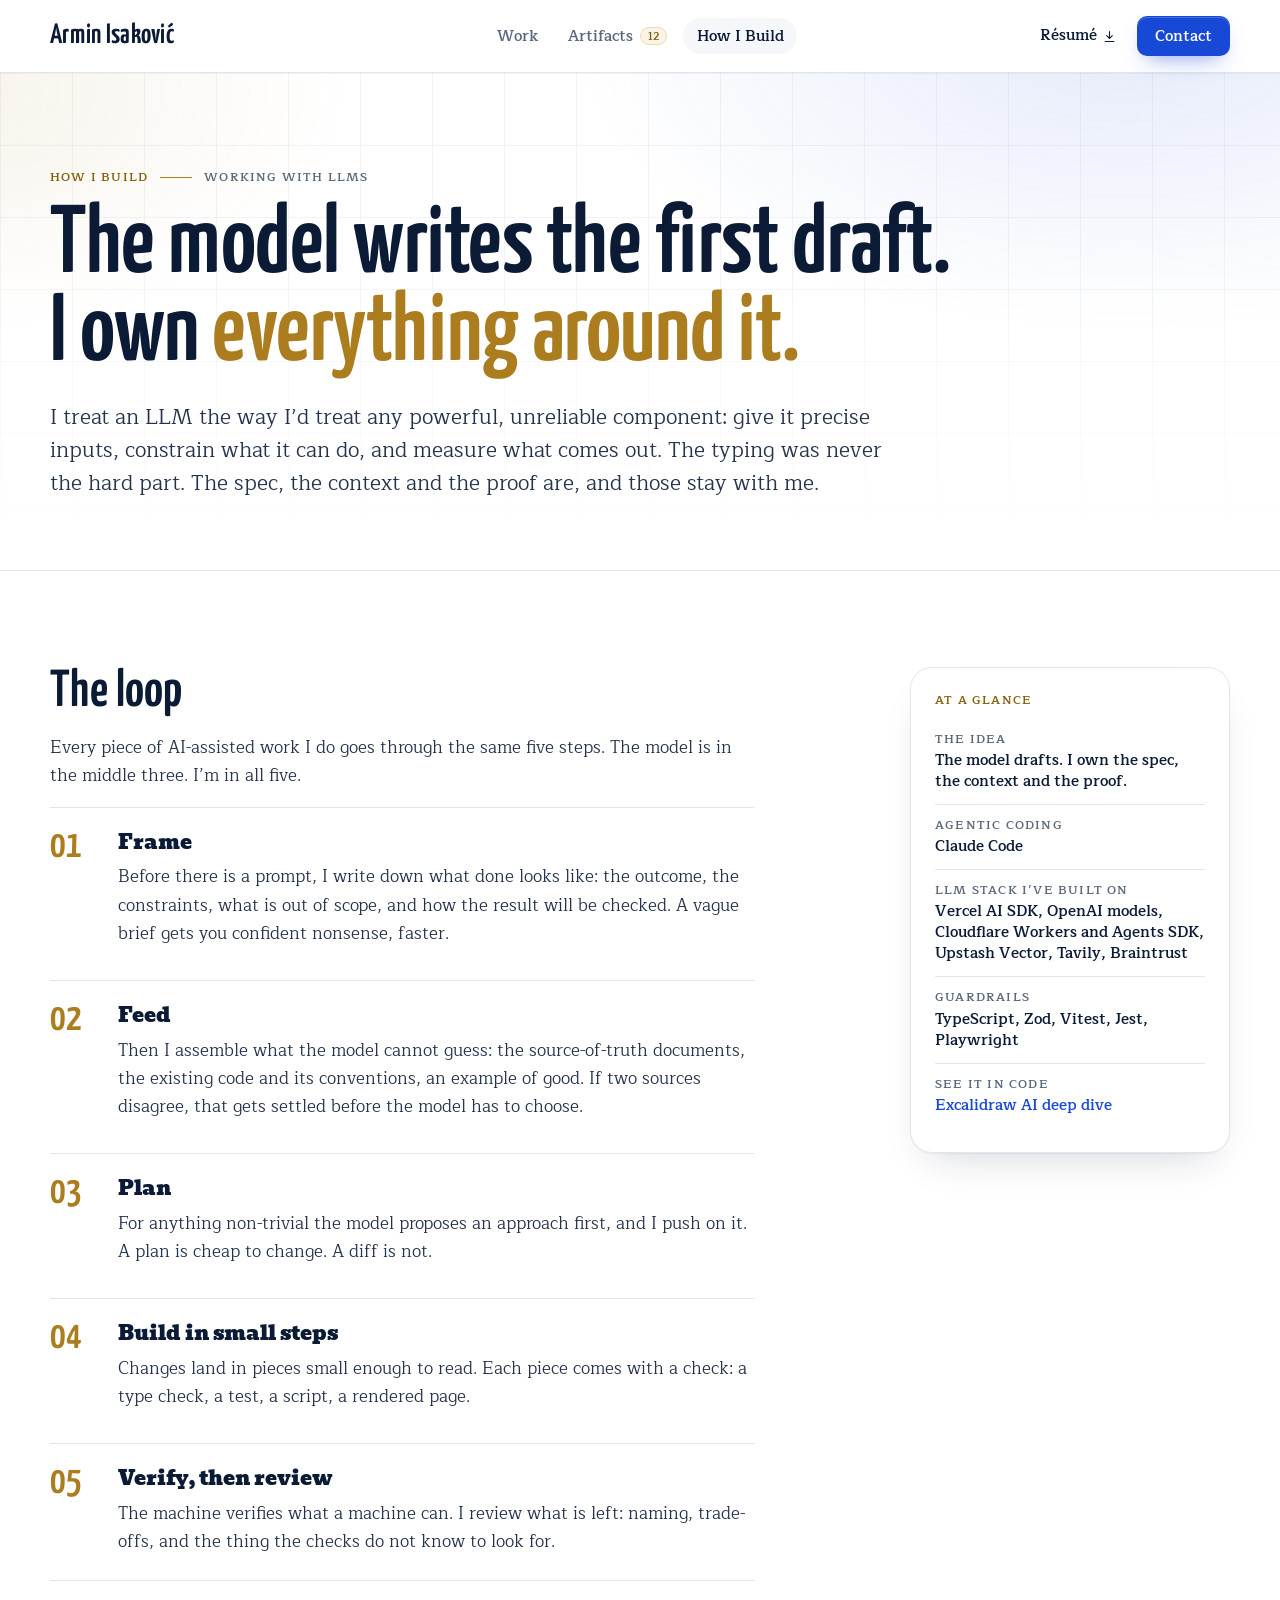
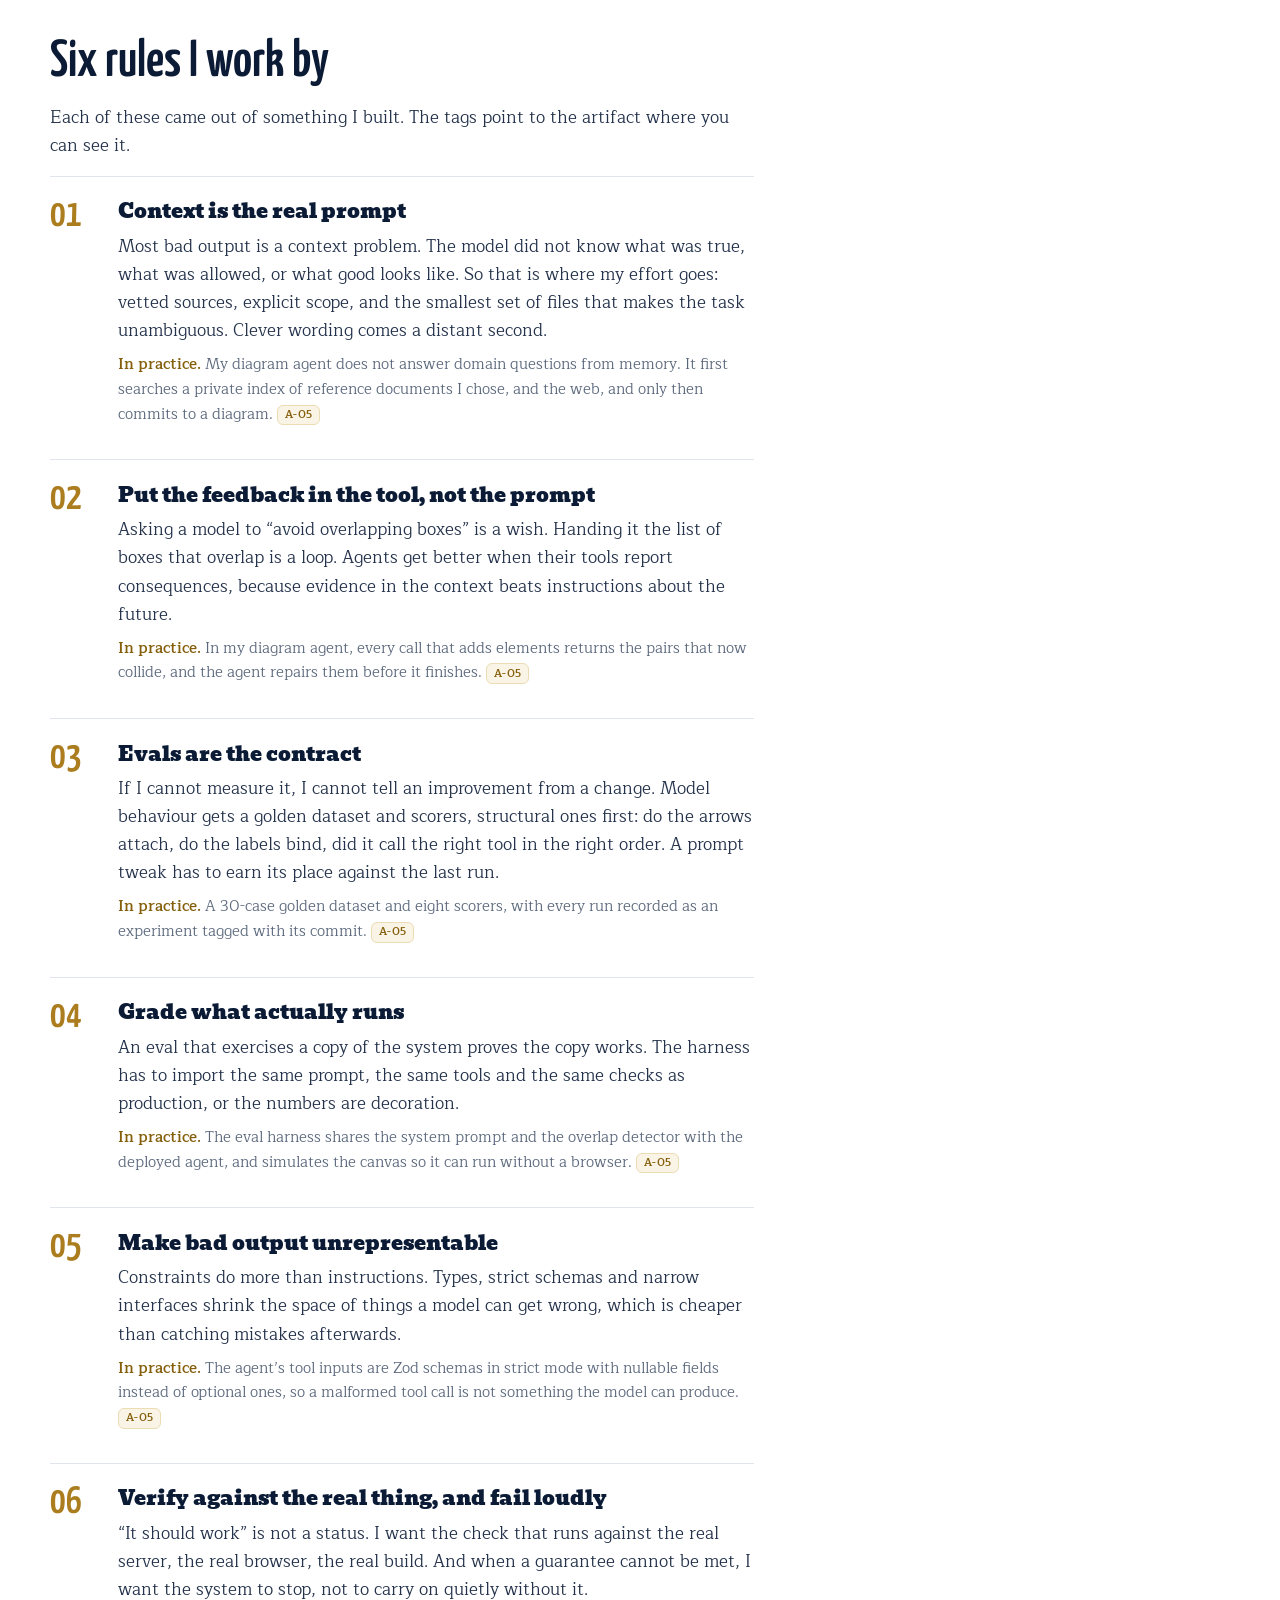
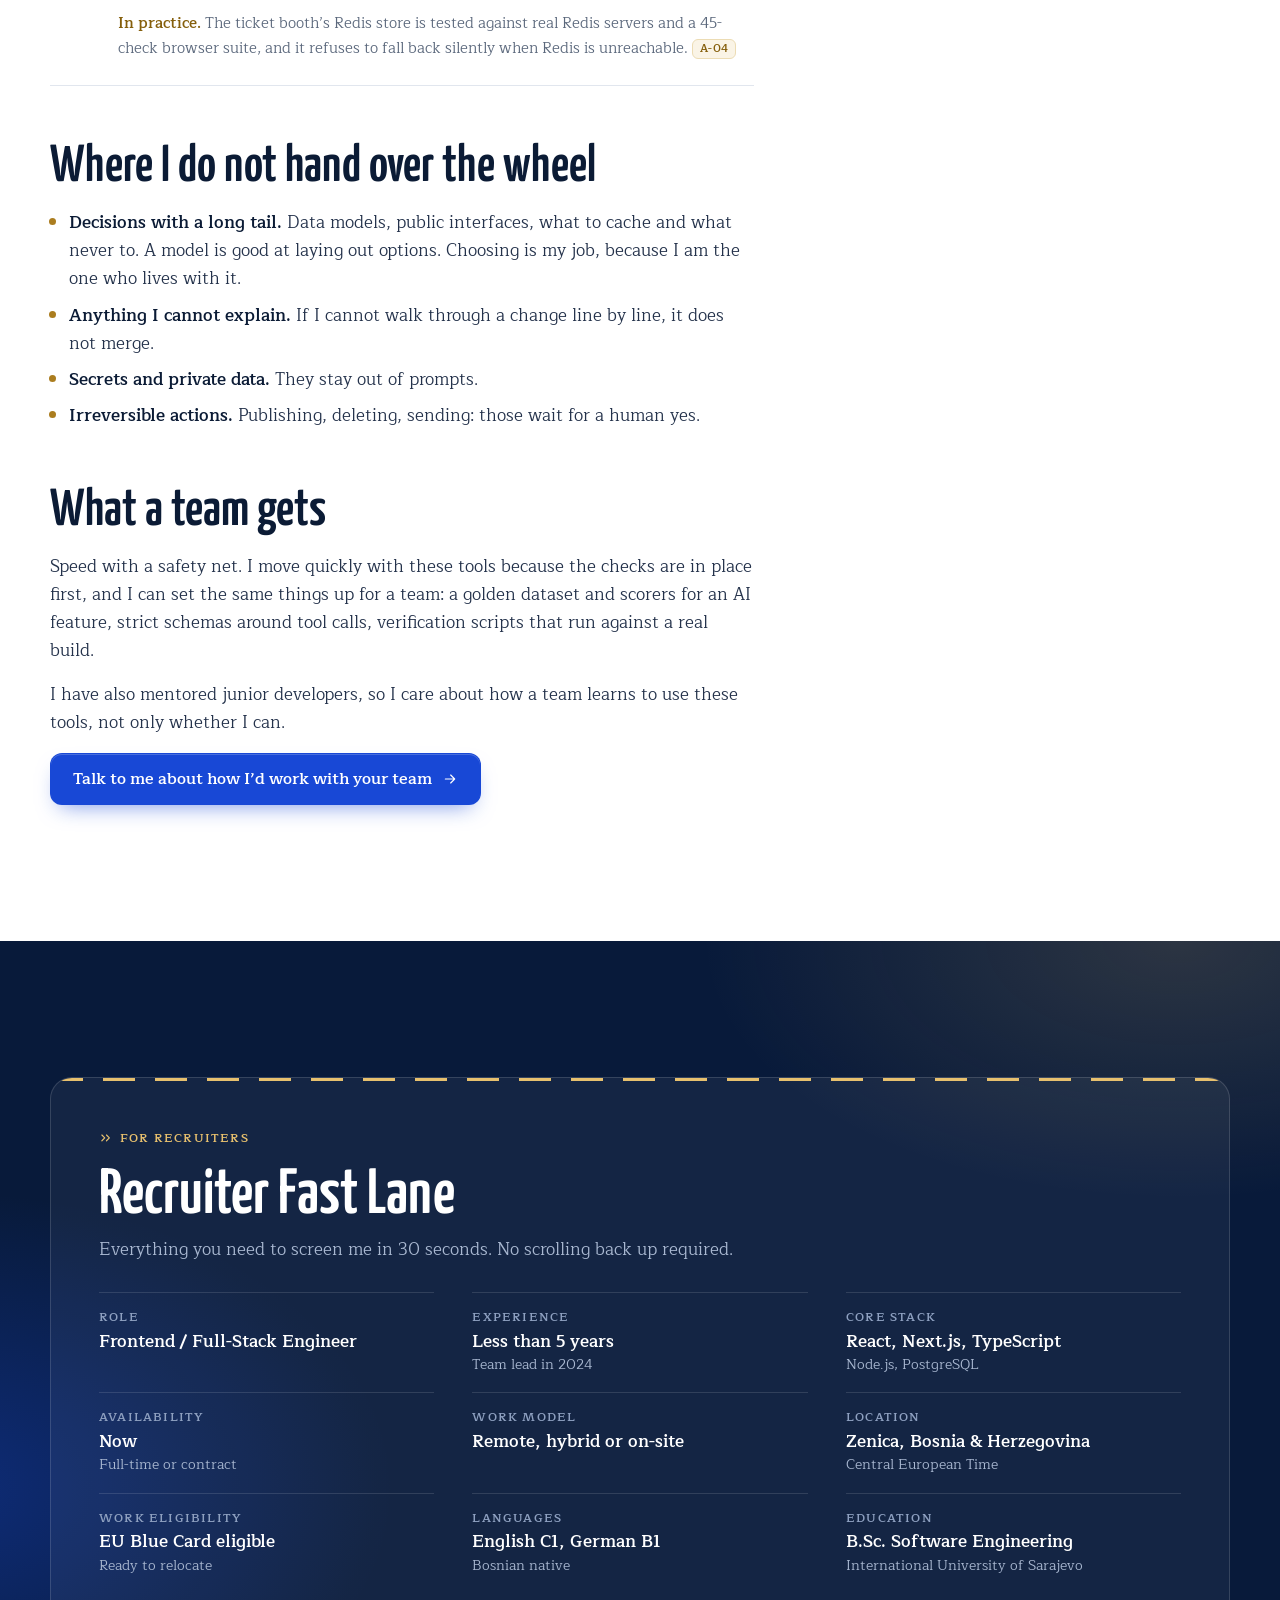
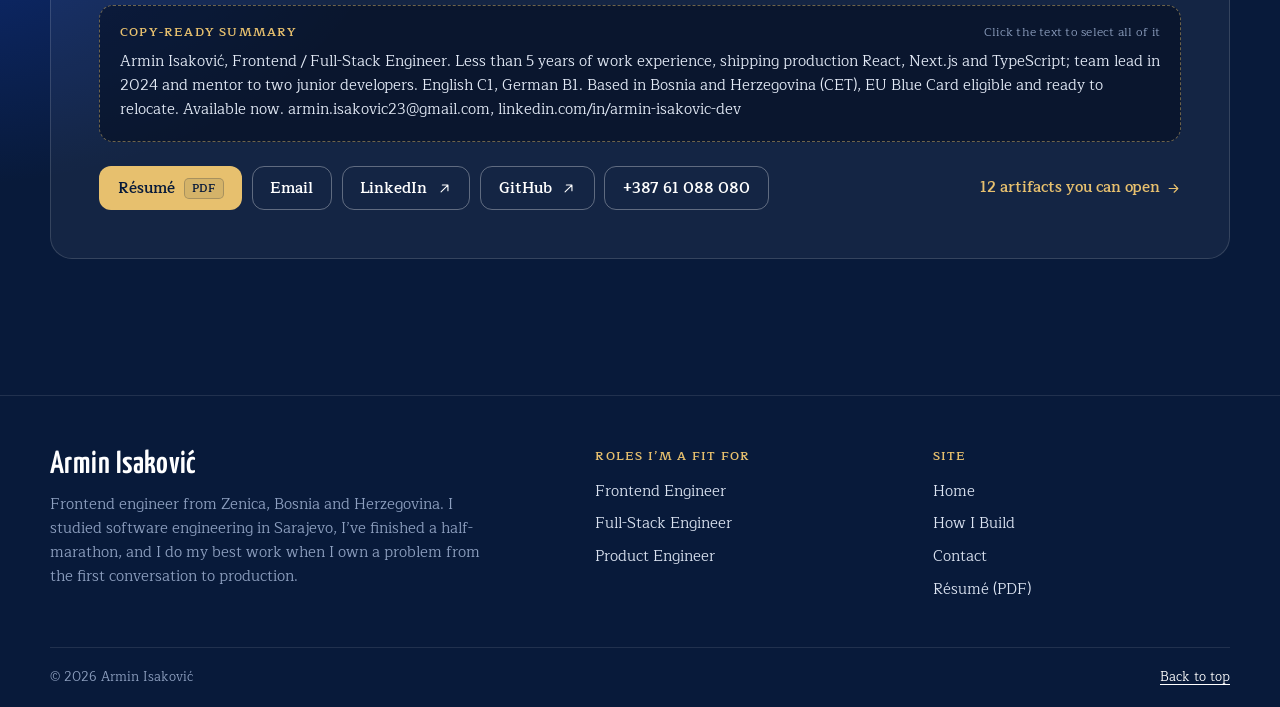
<file: how-i-build.html>
<!doctype html>
<html lang="en">
<head>
  <meta charset="utf-8">
  <meta name="viewport" content="width=device-width, initial-scale=1">

  <title>How I Build — working with LLMs | Armin Isaković</title>
  <meta name="description" content="How Armin Isaković builds software with LLMs: context engineering, evals as the contract, feedback loops inside tools, and verification against the real thing.">
  <meta name="author" content="Armin Isaković">
  <meta name="color-scheme" content="light">
  <meta name="theme-color" content="#ffffff">

  <!-- Link previews (LinkedIn, Slack, WhatsApp). Preview crawlers need absolute URLs. -->
  <meta property="og:type" content="website">
  <meta property="og:url" content="https://armin0001.github.io/how-i-build.html">
  <meta property="og:title" content="How I Build — working with LLMs | Armin Isaković">
  <meta property="og:description" content="How Armin Isaković builds software with LLMs: context engineering, evals as the contract, feedback loops inside tools, and verification against the real thing.">
  <meta property="og:image" content="https://armin0001.github.io/assets/og.png">
  <meta property="og:image:width" content="1200">
  <meta property="og:image:height" content="630">
  <meta name="twitter:card" content="summary_large_image">

  <link rel="canonical" href="https://armin0001.github.io/how-i-build.html">
  <link rel="icon" href="favicon.svg" type="image/svg+xml">
  <link rel="preload" href="assets/fonts/yanone-kaffeesatz-latin-wght-normal.woff2" as="font" type="font/woff2" crossorigin>
  <link rel="preload" href="assets/fonts/maitree-latin-400-normal.woff2" as="font" type="font/woff2" crossorigin>
  <link rel="stylesheet" href="styles.css">
</head>

<body id="top">
  <a class="skip" href="#main">Skip to content</a>

  <!-- The icon sprite, header, Recruiter Fast Lane and footer are identical on every page.
       When you change one of them, change it on all pages. -->
  <svg xmlns="http://www.w3.org/2000/svg" class="sprite" aria-hidden="true" focusable="false">
    <symbol id="i-arrow" viewBox="0 0 24 24"><path d="M5 12h14M13 6l6 6-6 6"/></symbol>
    <symbol id="i-ext" viewBox="0 0 24 24"><path d="M6.5 17.5 17.5 6.5M8.5 6.5h9v9"/></symbol>
    <symbol id="i-down" viewBox="0 0 24 24"><path d="M12 4v11M7.5 10.5 12 15l4.5-4.5M5 20h14"/></symbol>
    <symbol id="i-check" viewBox="0 0 24 24"><path d="m5 12.5 4.5 4.5L19 7.5"/></symbol>
    <symbol id="i-chevron" viewBox="0 0 24 24"><path d="m6 9 6 6 6-6"/></symbol>
    <symbol id="i-south" viewBox="0 0 24 24"><path d="M12 5v14M6.5 13.5 12 19l5.5-5.5"/></symbol>
    <symbol id="i-fast" viewBox="0 0 24 24"><path d="m5 7 5 5-5 5M13 7l5 5-5 5"/></symbol>
  </svg>

  <header class="site-header">
    <nav class="wrap bar" aria-label="Primary">
      <a class="brand" href="index.html" aria-label="Armin Isaković, home">Armin Isaković</a>

      <ul class="nav-links">
        <li><a href="index.html#work">Work</a></li>
        <li><a href="index.html#artifacts">Artifacts <span class="nav-count" aria-hidden="true">12</span></a></li>
        <li><a href="how-i-build.html" aria-current="page">How I Build</a></li>
      </ul>

      <div class="bar-actions">
        <a class="bar-resume" href="assets/Armin-Isakovic-Resume.pdf" download>
          Résumé <svg class="i" aria-hidden="true"><use href="#i-down"/></svg>
        </a>
        <a class="btn btn-primary btn-sm" href="contact.html">Contact</a>
      </div>
    </nav>
  </header>

  <main id="main">

    <section class="page-hero" aria-labelledby="page-title">
      <div class="wrap">
        <p class="eyebrow"><span class="eyebrow-num">How I Build</span> Working with LLMs</p>
        <h1 id="page-title">The model writes the first draft. I own <em>everything around it.</em></h1>
        <p class="lede">I treat an LLM the way I’d treat any powerful, unreliable component: give it precise inputs, constrain what it can do, and measure what comes out. The typing was never the hard part. The spec, the context and the proof are, and those stay with me.</p>
      </div>
    </section>

    <div class="page-body">
      <div class="wrap split">
        <div class="prose">

          <h2>The loop</h2>
          <p>Every piece of AI-assisted work I do goes through the same five steps. The model is in the middle three. I’m in all five.</p>

          <ol class="loop">
            <li>
              <h3>Frame</h3>
              <p>Before there is a prompt, I write down what done looks like: the outcome, the constraints, what is out of scope, and how the result will be checked. A vague brief gets you confident nonsense, faster.</p>
            </li>
            <li>
              <h3>Feed</h3>
              <p>Then I assemble what the model cannot guess: the source-of-truth documents, the existing code and its conventions, an example of good. If two sources disagree, that gets settled before the model has to choose.</p>
            </li>
            <li>
              <h3>Plan</h3>
              <p>For anything non-trivial the model proposes an approach first, and I push on it. A plan is cheap to change. A diff is not.</p>
            </li>
            <li>
              <h3>Build in small steps</h3>
              <p>Changes land in pieces small enough to read. Each piece comes with a check: a type check, a test, a script, a rendered page.</p>
            </li>
            <li>
              <h3>Verify, then review</h3>
              <p>The machine verifies what a machine can. I review what is left: naming, trade-offs, and the thing the checks do not know to look for.</p>
            </li>
          </ol>

          <h2>Six rules I work by</h2>
          <p>Each of these came out of something I built. The tags point to the artifact where you can see it.</p>

          <ol class="loop">
            <li>
              <h3>Context is the real prompt</h3>
              <p>Most bad output is a context problem. The model did not know what was true, what was allowed, or what good looks like. So that is where my effort goes: vetted sources, explicit scope, and the smallest set of files that makes the task unambiguous. Clever wording comes a distant second.</p>
              <p class="in-practice"><strong>In practice.</strong> My diagram agent does not answer domain questions from memory. It first searches a private index of reference documents I chose, and the web, and only then commits to a diagram. <a class="aref" href="index.html#artifact-05"><span class="vh">artifact </span>A-05</a></p>
            </li>
            <li>
              <h3>Put the feedback in the tool, not the prompt</h3>
              <p>Asking a model to “avoid overlapping boxes” is a wish. Handing it the list of boxes that overlap is a loop. Agents get better when their tools report consequences, because evidence in the context beats instructions about the future.</p>
              <p class="in-practice"><strong>In practice.</strong> In my diagram agent, every call that adds elements returns the pairs that now collide, and the agent repairs them before it finishes. <a class="aref" href="index.html#artifact-05"><span class="vh">artifact </span>A-05</a></p>
            </li>
            <li>
              <h3>Evals are the contract</h3>
              <p>If I cannot measure it, I cannot tell an improvement from a change. Model behaviour gets a golden dataset and scorers, structural ones first: do the arrows attach, do the labels bind, did it call the right tool in the right order. A prompt tweak has to earn its place against the last run.</p>
              <p class="in-practice"><strong>In practice.</strong> A 30-case golden dataset and eight scorers, with every run recorded as an experiment tagged with its commit. <a class="aref" href="index.html#artifact-05"><span class="vh">artifact </span>A-05</a></p>
            </li>
            <li>
              <h3>Grade what actually runs</h3>
              <p>An eval that exercises a copy of the system proves the copy works. The harness has to import the same prompt, the same tools and the same checks as production, or the numbers are decoration.</p>
              <p class="in-practice"><strong>In practice.</strong> The eval harness shares the system prompt and the overlap detector with the deployed agent, and simulates the canvas so it can run without a browser. <a class="aref" href="index.html#artifact-05"><span class="vh">artifact </span>A-05</a></p>
            </li>
            <li>
              <h3>Make bad output unrepresentable</h3>
              <p>Constraints do more than instructions. Types, strict schemas and narrow interfaces shrink the space of things a model can get wrong, which is cheaper than catching mistakes afterwards.</p>
              <p class="in-practice"><strong>In practice.</strong> The agent’s tool inputs are Zod schemas in strict mode with nullable fields instead of optional ones, so a malformed tool call is not something the model can produce. <a class="aref" href="index.html#artifact-05"><span class="vh">artifact </span>A-05</a></p>
            </li>
            <li>
              <h3>Verify against the real thing, and fail loudly</h3>
              <p>“It should work” is not a status. I want the check that runs against the real server, the real browser, the real build. And when a guarantee cannot be met, I want the system to stop, not to carry on quietly without it.</p>
              <p class="in-practice"><strong>In practice.</strong> The ticket booth’s Redis store is tested against real Redis servers and a 45-check browser suite, and it refuses to fall back silently when Redis is unreachable. <a class="aref" href="index.html#artifact-04"><span class="vh">artifact </span>A-04</a></p>
            </li>
          </ol>

          <h2>Where I do not hand over the wheel</h2>
          <ul>
            <li><strong>Decisions with a long tail.</strong> Data models, public interfaces, what to cache and what never to. A model is good at laying out options. Choosing is my job, because I am the one who lives with it.</li>
            <li><strong>Anything I cannot explain.</strong> If I cannot walk through a change line by line, it does not merge.</li>
            <li><strong>Secrets and private data.</strong> They stay out of prompts.</li>
            <li><strong>Irreversible actions.</strong> Publishing, deleting, sending: those wait for a human yes.</li>
          </ul>

          <h2>What a team gets</h2>
          <p>Speed with a safety net. I move quickly with these tools because the checks are in place first, and I can set the same things up for a team: a golden dataset and scorers for an AI feature, strict schemas around tool calls, verification scripts that run against a real build.</p>
          <p>I have also mentored junior developers, so I care about how a team learns to use these tools, not only whether I can.</p>

          <div class="cta-row">
            <a class="btn btn-primary" href="contact.html">Talk to me about how I’d work with your team <svg class="i" aria-hidden="true"><use href="#i-arrow"/></svg></a>
          </div>
        </div>

        <aside class="side-card" aria-labelledby="glance-title">
          <h2 id="glance-title">At a glance</h2>
          <dl class="glance">
            <div><dt>The idea</dt><dd>The model drafts. I own the spec, the context and the proof.</dd></div>
            <div><dt>Agentic coding</dt><dd>Claude Code</dd></div>
            <div><dt>LLM stack I’ve built on</dt><dd>Vercel AI SDK, OpenAI models, Cloudflare Workers and Agents SDK, Upstash Vector, Tavily, Braintrust</dd></div>
            <div><dt>Guardrails</dt><dd>TypeScript, Zod, Vitest, Jest, Playwright</dd></div>
            <div><dt>See it in code</dt><dd><a href="index.html#d-excalidraw">Excalidraw AI deep dive</a></dd></div>
          </dl>
        </aside>
      </div>
    </div>

    <div class="closing">

    <section id="fast-lane" class="fastlane" aria-labelledby="fast-lane-title">
      <div class="wrap">
        <div class="fl-panel">
          <header class="fl-head">
            <p class="fl-kicker"><svg class="i" aria-hidden="true"><use href="#i-fast"/></svg> For recruiters</p>
            <h2 id="fast-lane-title">Recruiter Fast Lane</h2>
            <p class="fl-sub">Everything you need to screen me in 30 seconds. No scrolling back up required.</p>
          </header>

          <dl class="fl-facts">
            <div><dt>Role</dt><dd>Frontend / Full-Stack Engineer</dd></div>
            <div><dt>Experience</dt><dd>Less than 5 years <small>Team lead in 2024</small></dd></div>
            <div><dt>Core stack</dt><dd>React, Next.js, TypeScript <small>Node.js, PostgreSQL</small></dd></div>
            <div><dt>Availability</dt><dd>Now <small>Full-time or contract</small></dd></div>
            <div><dt>Work model</dt><dd>Remote, hybrid or on-site</dd></div>
            <div><dt>Location</dt><dd>Zenica, Bosnia &amp; Herzegovina <small>Central European Time</small></dd></div>
            <div><dt>Work eligibility</dt><dd>EU Blue Card eligible <small>Ready to relocate</small></dd></div>
            <div><dt>Languages</dt><dd>English C1, German B1 <small>Bosnian native</small></dd></div>
            <div><dt>Education</dt><dd>B.Sc. Software Engineering <small>International University of Sarajevo</small></dd></div>
          </dl>

          <div class="fl-summary">
            <p class="fl-label">Copy-ready summary <span>Click the text to select all of it</span></p>
            <p class="fl-copy">Armin Isaković, Frontend / Full-Stack Engineer. Less than 5 years of work experience, shipping production React, Next.js and TypeScript; team lead in 2024 and mentor to two junior developers. English C1, German B1. Based in Bosnia and Herzegovina (CET), EU Blue Card eligible and ready to relocate. Available now. armin.isakovic23@gmail.com, linkedin.com/in/armin-isakovic-dev</p>
          </div>

          <address class="fl-actions">
            <a class="btn btn-gold" href="assets/Armin-Isakovic-Resume.pdf" download>Résumé <span class="btn-note">PDF</span></a>
            <a class="btn btn-outline" href="mailto:armin.isakovic23@gmail.com?subject=Hello%20Armin%20%E2%80%94%20saw%20your%20portfolio">Email</a>
            <a class="btn btn-outline" href="https://www.linkedin.com/in/armin-isakovic-dev" target="_blank" rel="noopener">LinkedIn <svg class="i" role="img" aria-label="(opens in a new tab)"><use href="#i-ext"/></svg></a>
            <a class="btn btn-outline" href="https://github.com/Armin0001" target="_blank" rel="noopener">GitHub <svg class="i" role="img" aria-label="(opens in a new tab)"><use href="#i-ext"/></svg></a>
            <a class="btn btn-outline" href="tel:+38761088080">+387 61 088 080</a>
            <a class="fl-more" href="index.html#artifacts">12 artifacts you can open <svg class="i" aria-hidden="true"><use href="#i-arrow"/></svg></a>
          </address>
        </div>
      </div>
    </section>

    </div>

  </main>

  <footer class="site-footer">
    <div class="wrap footer-grid">
      <div class="footer-about">
        <p class="footer-brand">Armin Isaković</p>
        <p class="footer-bio">Frontend engineer from Zenica, Bosnia and Herzegovina. I studied software engineering in Sarajevo, I’ve finished a half-marathon, and I do my best work when I own a problem from the first conversation to production.</p>
      </div>

      <nav class="footer-nav" aria-label="Roles">
        <h2>Roles I’m a fit for</h2>
        <ul>
          <li><a href="frontend-engineer.html">Frontend Engineer</a></li>
          <li><a href="full-stack-engineer.html">Full-Stack Engineer</a></li>
          <li><a href="product-engineer.html">Product Engineer</a></li>
        </ul>
      </nav>

      <nav class="footer-nav" aria-label="Site">
        <h2>Site</h2>
        <ul>
          <li><a href="index.html">Home</a></li>
          <li><a href="how-i-build.html">How I Build</a></li>
          <li><a href="contact.html">Contact</a></li>
          <li><a href="assets/Armin-Isakovic-Resume.pdf" download>Résumé (PDF)</a></li>
        </ul>
      </nav>
    </div>

    <div class="wrap footer-base">
      <p>© 2026 Armin Isaković</p>
      <p><a href="#top">Back to top</a></p>
    </div>
  </footer>
</body>
</html>
</file>
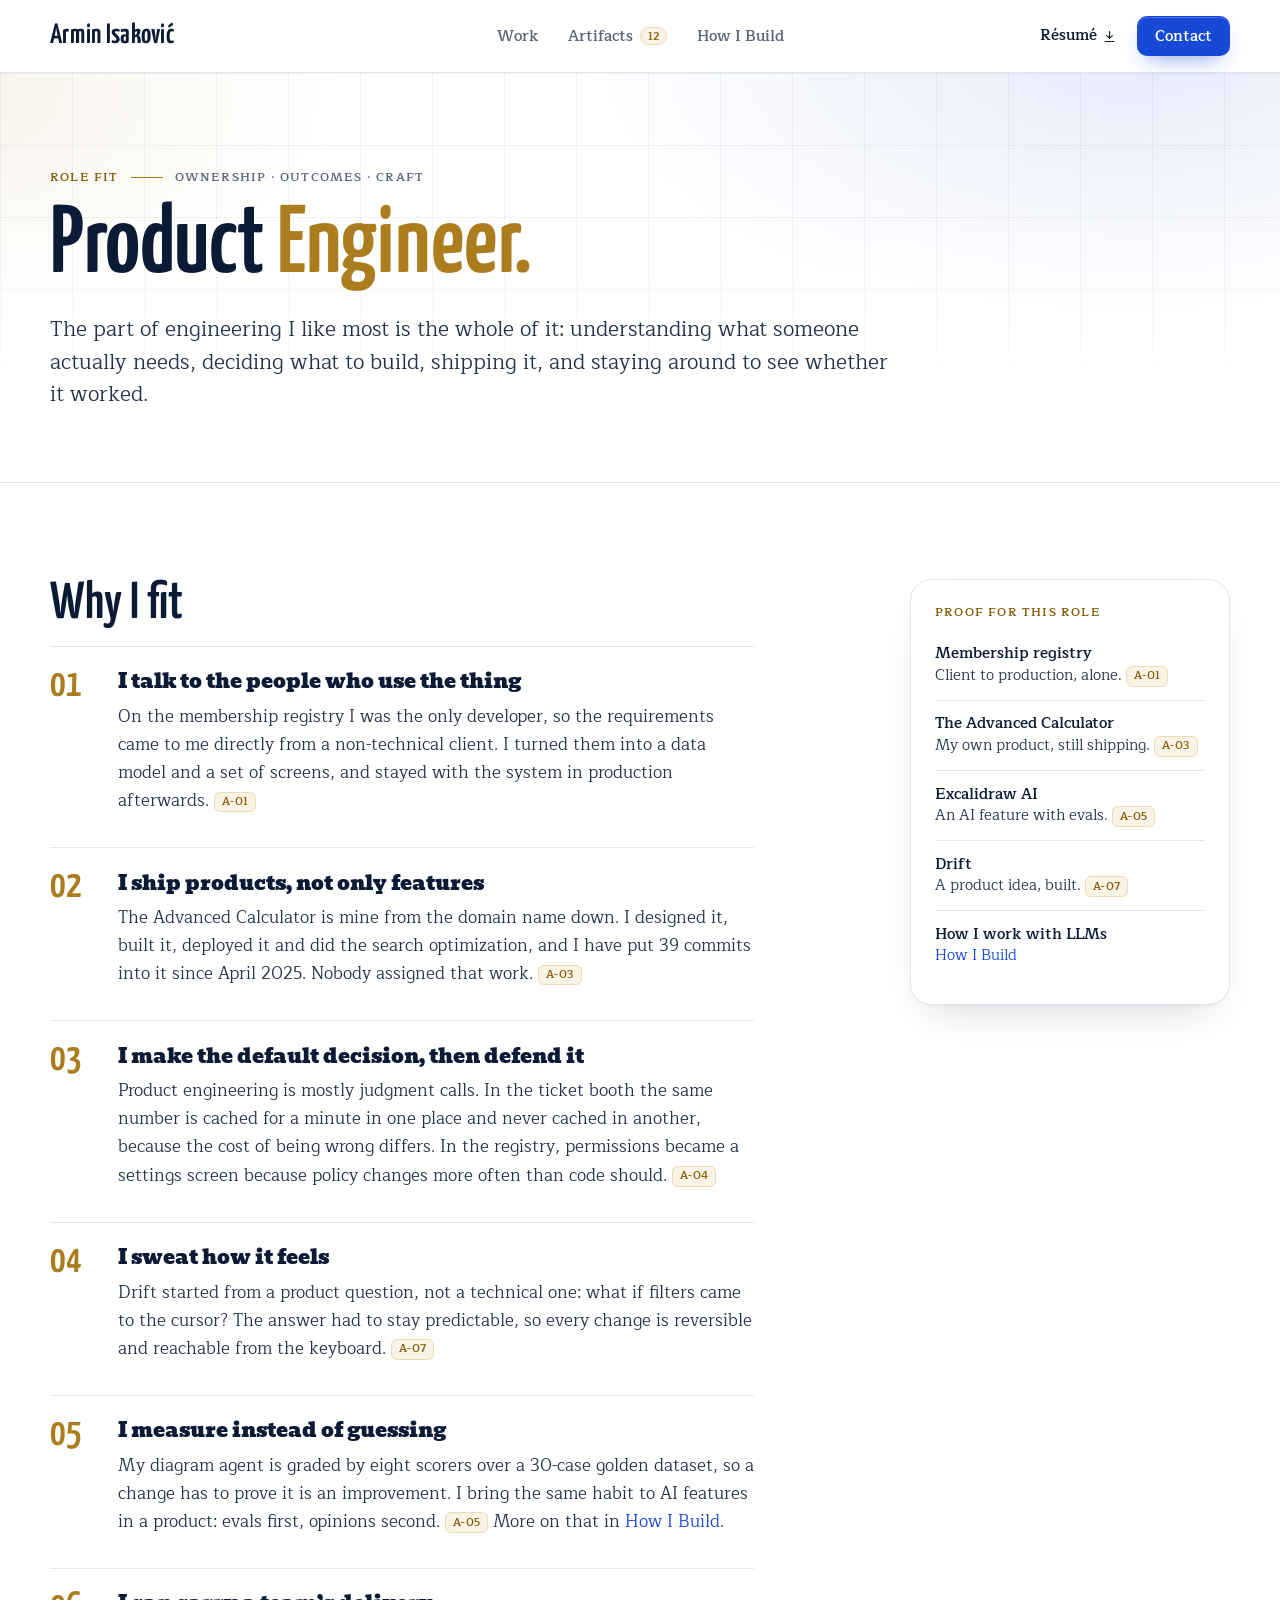
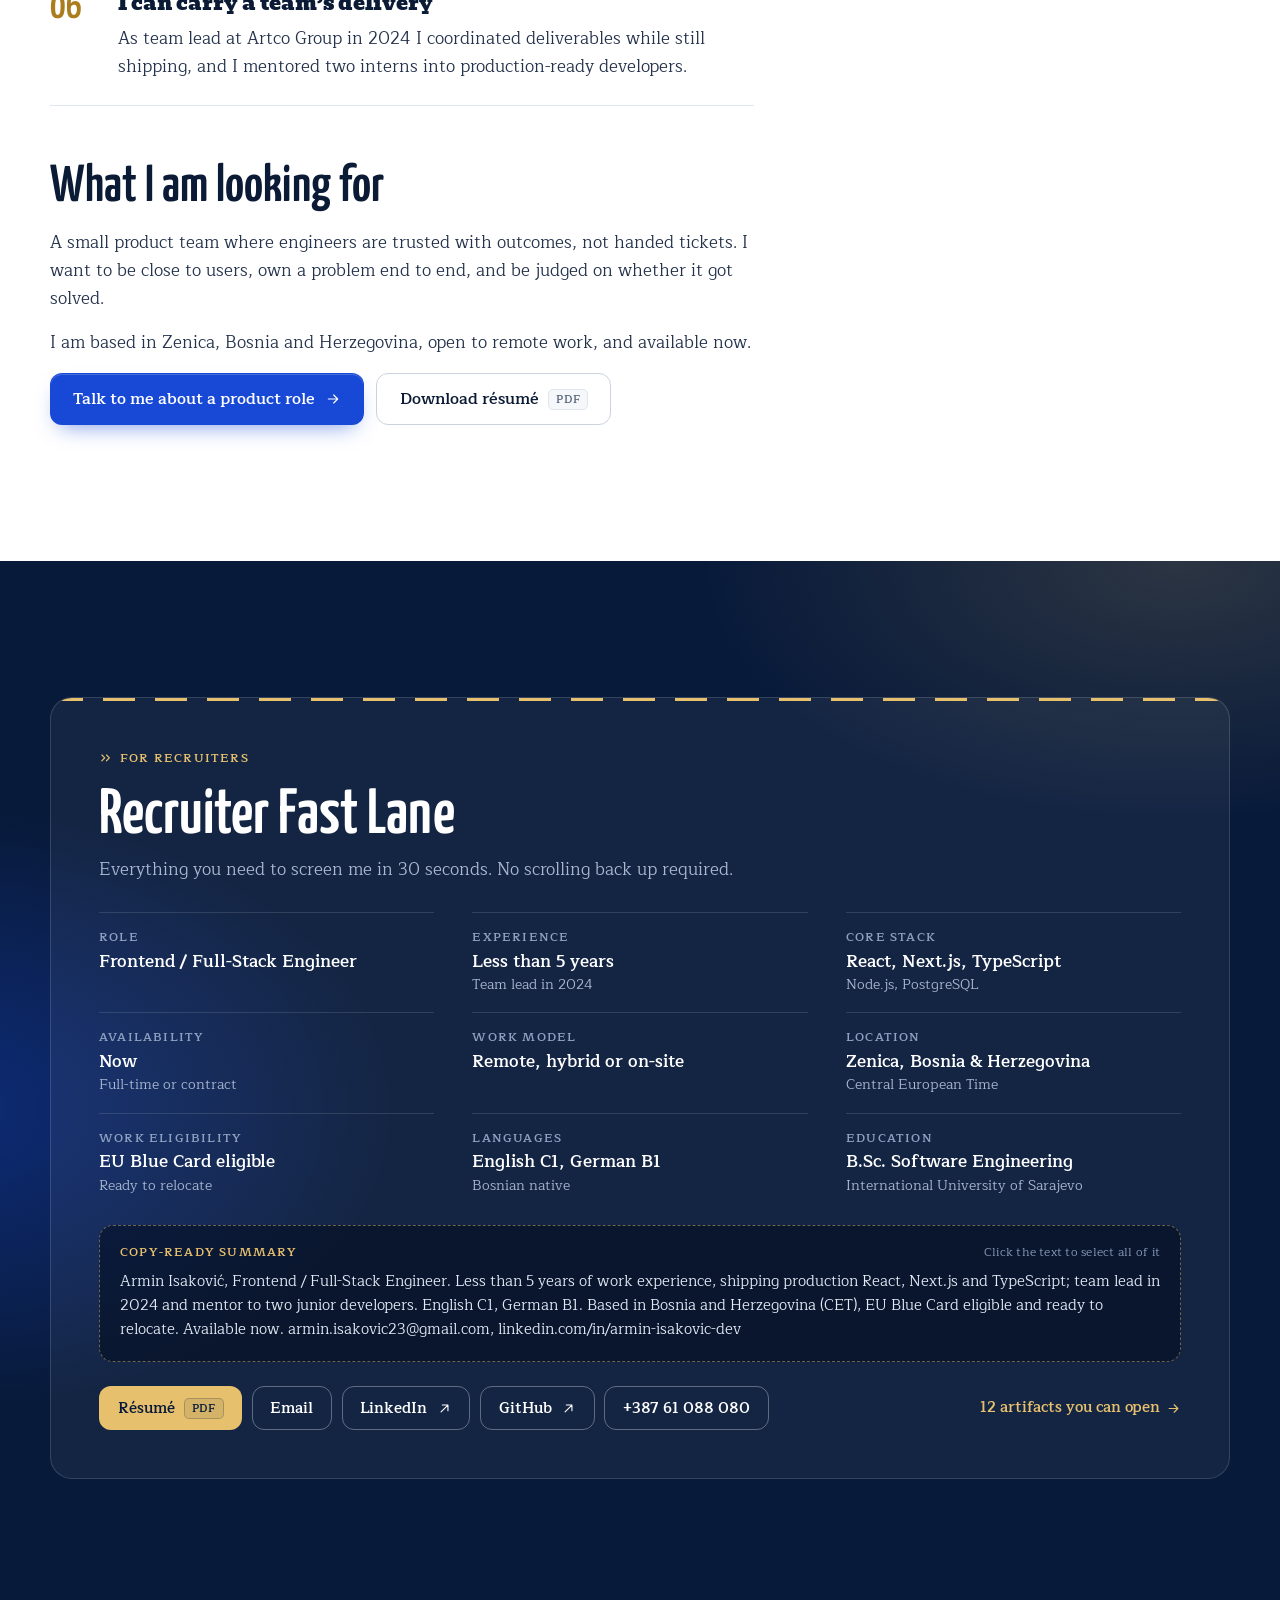
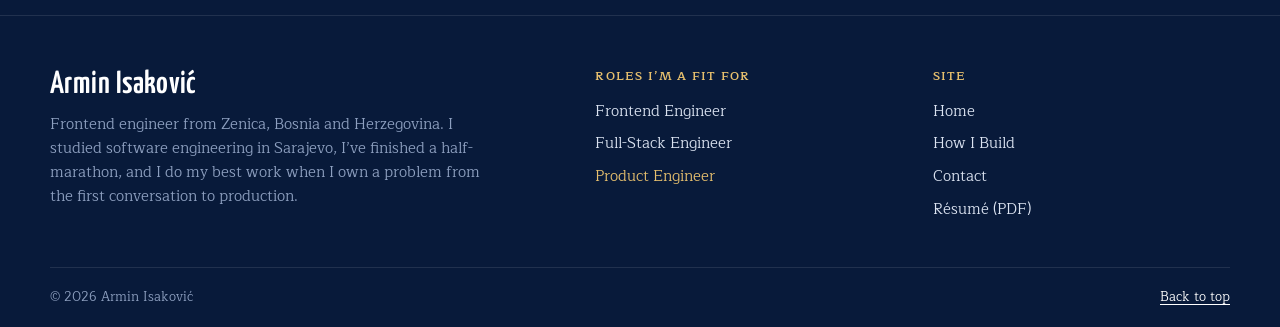
<file: product-engineer.html>
<!doctype html>
<html lang="en">
<head>
  <meta charset="utf-8">
  <meta name="viewport" content="width=device-width, initial-scale=1">

  <title>Product Engineer — why I fit | Armin Isaković</title>
  <meta name="description" content="Why Armin Isaković is a fit for product engineering roles: requirements straight from the client, a product of his own in production, and a habit of measuring instead of guessing.">
  <meta name="author" content="Armin Isaković">
  <meta name="color-scheme" content="light">
  <meta name="theme-color" content="#ffffff">

  <!-- Link previews (LinkedIn, Slack, WhatsApp). Preview crawlers need absolute URLs. -->
  <meta property="og:type" content="website">
  <meta property="og:url" content="https://armin0001.github.io/product-engineer.html">
  <meta property="og:title" content="Product Engineer — why I fit | Armin Isaković">
  <meta property="og:description" content="Why Armin Isaković is a fit for product engineering roles: requirements straight from the client, a product of his own in production, and a habit of measuring instead of guessing.">
  <meta property="og:image" content="https://armin0001.github.io/assets/og.png">
  <meta property="og:image:width" content="1200">
  <meta property="og:image:height" content="630">
  <meta name="twitter:card" content="summary_large_image">

  <link rel="canonical" href="https://armin0001.github.io/product-engineer.html">
  <link rel="icon" href="favicon.svg" type="image/svg+xml">
  <link rel="preload" href="assets/fonts/yanone-kaffeesatz-latin-wght-normal.woff2" as="font" type="font/woff2" crossorigin>
  <link rel="preload" href="assets/fonts/maitree-latin-400-normal.woff2" as="font" type="font/woff2" crossorigin>
  <link rel="stylesheet" href="styles.css">
</head>

<body id="top">
  <a class="skip" href="#main">Skip to content</a>

  <!-- The icon sprite, header, Recruiter Fast Lane and footer are identical on every page.
       When you change one of them, change it on all pages. -->
  <svg xmlns="http://www.w3.org/2000/svg" class="sprite" aria-hidden="true" focusable="false">
    <symbol id="i-arrow" viewBox="0 0 24 24"><path d="M5 12h14M13 6l6 6-6 6"/></symbol>
    <symbol id="i-ext" viewBox="0 0 24 24"><path d="M6.5 17.5 17.5 6.5M8.5 6.5h9v9"/></symbol>
    <symbol id="i-down" viewBox="0 0 24 24"><path d="M12 4v11M7.5 10.5 12 15l4.5-4.5M5 20h14"/></symbol>
    <symbol id="i-check" viewBox="0 0 24 24"><path d="m5 12.5 4.5 4.5L19 7.5"/></symbol>
    <symbol id="i-chevron" viewBox="0 0 24 24"><path d="m6 9 6 6 6-6"/></symbol>
    <symbol id="i-south" viewBox="0 0 24 24"><path d="M12 5v14M6.5 13.5 12 19l5.5-5.5"/></symbol>
    <symbol id="i-fast" viewBox="0 0 24 24"><path d="m5 7 5 5-5 5M13 7l5 5-5 5"/></symbol>
  </svg>

  <header class="site-header">
    <nav class="wrap bar" aria-label="Primary">
      <a class="brand" href="index.html" aria-label="Armin Isaković, home">Armin Isaković</a>

      <ul class="nav-links">
        <li><a href="index.html#work">Work</a></li>
        <li><a href="index.html#artifacts">Artifacts <span class="nav-count" aria-hidden="true">12</span></a></li>
        <li><a href="how-i-build.html">How I Build</a></li>
      </ul>

      <div class="bar-actions">
        <a class="bar-resume" href="assets/Armin-Isakovic-Resume.pdf" download>
          Résumé <svg class="i" aria-hidden="true"><use href="#i-down"/></svg>
        </a>
        <a class="btn btn-primary btn-sm" href="contact.html">Contact</a>
      </div>
    </nav>
  </header>

  <main id="main">

    <section class="page-hero" aria-labelledby="page-title">
      <div class="wrap">
        <p class="eyebrow"><span class="eyebrow-num">Role fit</span> Ownership · Outcomes · Craft</p>
        <h1 id="page-title">Product <em>Engineer.</em></h1>
        <p class="lede">The part of engineering I like most is the whole of it: understanding what someone actually needs, deciding what to build, shipping it, and staying around to see whether it worked.</p>
      </div>
    </section>

    <div class="page-body">
      <div class="wrap split">
        <div class="prose">
          <h2>Why I fit</h2>

          <ol class="loop">
            <li>
              <h3>I talk to the people who use the thing</h3>
              <p>On the membership registry I was the only developer, so the requirements came to me directly from a <span class="nw">non-technical</span> client. I turned them into a data model and a set of screens, and stayed with the system in production afterwards. <a class="aref" href="index.html#artifact-01"><span class="vh">artifact </span>A-01</a></p>
            </li>
            <li>
              <h3>I ship products, not only features</h3>
              <p>The Advanced Calculator is mine from the domain name down. I designed it, built it, deployed it and did the search optimization, and I have put 39 commits into it since April 2025. Nobody assigned that work. <a class="aref" href="index.html#artifact-03"><span class="vh">artifact </span>A-03</a></p>
            </li>
            <li>
              <h3>I make the default decision, then defend it</h3>
              <p>Product engineering is mostly judgment calls. In the ticket booth the same number is cached for a minute in one place and never cached in another, because the cost of being wrong differs. In the registry, permissions became a settings screen because policy changes more often than code should. <a class="aref" href="index.html#artifact-04"><span class="vh">artifact </span>A-04</a></p>
            </li>
            <li>
              <h3>I sweat how it feels</h3>
              <p>Drift started from a product question, not a technical one: what if filters came to the cursor? The answer had to stay predictable, so every change is reversible and reachable from the keyboard. <a class="aref" href="index.html#artifact-07"><span class="vh">artifact </span>A-07</a></p>
            </li>
            <li>
              <h3>I measure instead of guessing</h3>
              <p>My diagram agent is graded by eight scorers over a 30-case golden dataset, so a change has to prove it is an improvement. I bring the same habit to AI features in a product: evals first, opinions second. <a class="aref" href="index.html#artifact-05"><span class="vh">artifact </span>A-05</a> More on that in <a href="how-i-build.html">How I Build</a>.</p>
            </li>
            <li>
              <h3>I can carry a team’s delivery</h3>
              <p>As team lead at Artco Group in 2024 I coordinated deliverables while still shipping, and I mentored two interns into production-ready developers.</p>
            </li>
          </ol>

          <h2>What I am looking for</h2>
          <p>A small product team where engineers are trusted with outcomes, not handed tickets. I want to be close to users, own a problem end to end, and be judged on whether it got solved.</p>
          <p>I am based in Zenica, Bosnia and Herzegovina, open to remote work, and available now.</p>

          <div class="cta-row">
            <a class="btn btn-primary" href="contact.html">Talk to me about a product role <svg class="i" aria-hidden="true"><use href="#i-arrow"/></svg></a>
            <a class="btn btn-ghost" href="assets/Armin-Isakovic-Resume.pdf" download>Download résumé <span class="btn-note">PDF</span></a>
          </div>
        </div>

        <aside class="side-card" aria-labelledby="proof-title">
          <h2 id="proof-title">Proof for this role</h2>
          <ul>
            <li><strong>Membership registry</strong> Client to production, alone. <a class="aref" href="index.html#artifact-01"><span class="vh">artifact </span>A-01</a></li>
            <li><strong>The Advanced Calculator</strong> My own product, still shipping. <a class="aref" href="index.html#artifact-03"><span class="vh">artifact </span>A-03</a></li>
            <li><strong>Excalidraw AI</strong> An AI feature with evals. <a class="aref" href="index.html#artifact-05"><span class="vh">artifact </span>A-05</a></li>
            <li><strong>Drift</strong> A product idea, built. <a class="aref" href="index.html#artifact-07"><span class="vh">artifact </span>A-07</a></li>
            <li><strong>How I work with LLMs</strong> <a href="how-i-build.html">How I Build</a></li>
          </ul>
        </aside>
      </div>
    </div>

    <div class="closing">

    <section id="fast-lane" class="fastlane" aria-labelledby="fast-lane-title">
      <div class="wrap">
        <div class="fl-panel">
          <header class="fl-head">
            <p class="fl-kicker"><svg class="i" aria-hidden="true"><use href="#i-fast"/></svg> For recruiters</p>
            <h2 id="fast-lane-title">Recruiter Fast Lane</h2>
            <p class="fl-sub">Everything you need to screen me in 30 seconds. No scrolling back up required.</p>
          </header>

          <dl class="fl-facts">
            <div><dt>Role</dt><dd>Frontend / Full-Stack Engineer</dd></div>
            <div><dt>Experience</dt><dd>Less than 5 years <small>Team lead in 2024</small></dd></div>
            <div><dt>Core stack</dt><dd>React, Next.js, TypeScript <small>Node.js, PostgreSQL</small></dd></div>
            <div><dt>Availability</dt><dd>Now <small>Full-time or contract</small></dd></div>
            <div><dt>Work model</dt><dd>Remote, hybrid or on-site</dd></div>
            <div><dt>Location</dt><dd>Zenica, Bosnia &amp; Herzegovina <small>Central European Time</small></dd></div>
            <div><dt>Work eligibility</dt><dd>EU Blue Card eligible <small>Ready to relocate</small></dd></div>
            <div><dt>Languages</dt><dd>English C1, German B1 <small>Bosnian native</small></dd></div>
            <div><dt>Education</dt><dd>B.Sc. Software Engineering <small>International University of Sarajevo</small></dd></div>
          </dl>

          <div class="fl-summary">
            <p class="fl-label">Copy-ready summary <span>Click the text to select all of it</span></p>
            <p class="fl-copy">Armin Isaković, Frontend / Full-Stack Engineer. Less than 5 years of work experience, shipping production React, Next.js and TypeScript; team lead in 2024 and mentor to two junior developers. English C1, German B1. Based in Bosnia and Herzegovina (CET), EU Blue Card eligible and ready to relocate. Available now. armin.isakovic23@gmail.com, linkedin.com/in/armin-isakovic-dev</p>
          </div>

          <address class="fl-actions">
            <a class="btn btn-gold" href="assets/Armin-Isakovic-Resume.pdf" download>Résumé <span class="btn-note">PDF</span></a>
            <a class="btn btn-outline" href="mailto:armin.isakovic23@gmail.com?subject=Hello%20Armin%20%E2%80%94%20saw%20your%20portfolio">Email</a>
            <a class="btn btn-outline" href="https://www.linkedin.com/in/armin-isakovic-dev" target="_blank" rel="noopener">LinkedIn <svg class="i" role="img" aria-label="(opens in a new tab)"><use href="#i-ext"/></svg></a>
            <a class="btn btn-outline" href="https://github.com/Armin0001" target="_blank" rel="noopener">GitHub <svg class="i" role="img" aria-label="(opens in a new tab)"><use href="#i-ext"/></svg></a>
            <a class="btn btn-outline" href="tel:+38761088080">+387 61 088 080</a>
            <a class="fl-more" href="index.html#artifacts">12 artifacts you can open <svg class="i" aria-hidden="true"><use href="#i-arrow"/></svg></a>
          </address>
        </div>
      </div>
    </section>

    </div>

  </main>

  <footer class="site-footer">
    <div class="wrap footer-grid">
      <div class="footer-about">
        <p class="footer-brand">Armin Isaković</p>
        <p class="footer-bio">Frontend engineer from Zenica, Bosnia and Herzegovina. I studied software engineering in Sarajevo, I’ve finished a half-marathon, and I do my best work when I own a problem from the first conversation to production.</p>
      </div>

      <nav class="footer-nav" aria-label="Roles">
        <h2>Roles I’m a fit for</h2>
        <ul>
          <li><a href="frontend-engineer.html">Frontend Engineer</a></li>
          <li><a href="full-stack-engineer.html">Full-Stack Engineer</a></li>
          <li><a href="product-engineer.html" aria-current="page">Product Engineer</a></li>
        </ul>
      </nav>

      <nav class="footer-nav" aria-label="Site">
        <h2>Site</h2>
        <ul>
          <li><a href="index.html">Home</a></li>
          <li><a href="how-i-build.html">How I Build</a></li>
          <li><a href="contact.html">Contact</a></li>
          <li><a href="assets/Armin-Isakovic-Resume.pdf" download>Résumé (PDF)</a></li>
        </ul>
      </nav>
    </div>

    <div class="wrap footer-base">
      <p>© 2026 Armin Isaković</p>
      <p><a href="#top">Back to top</a></p>
    </div>
  </footer>
</body>
</html>
</file>
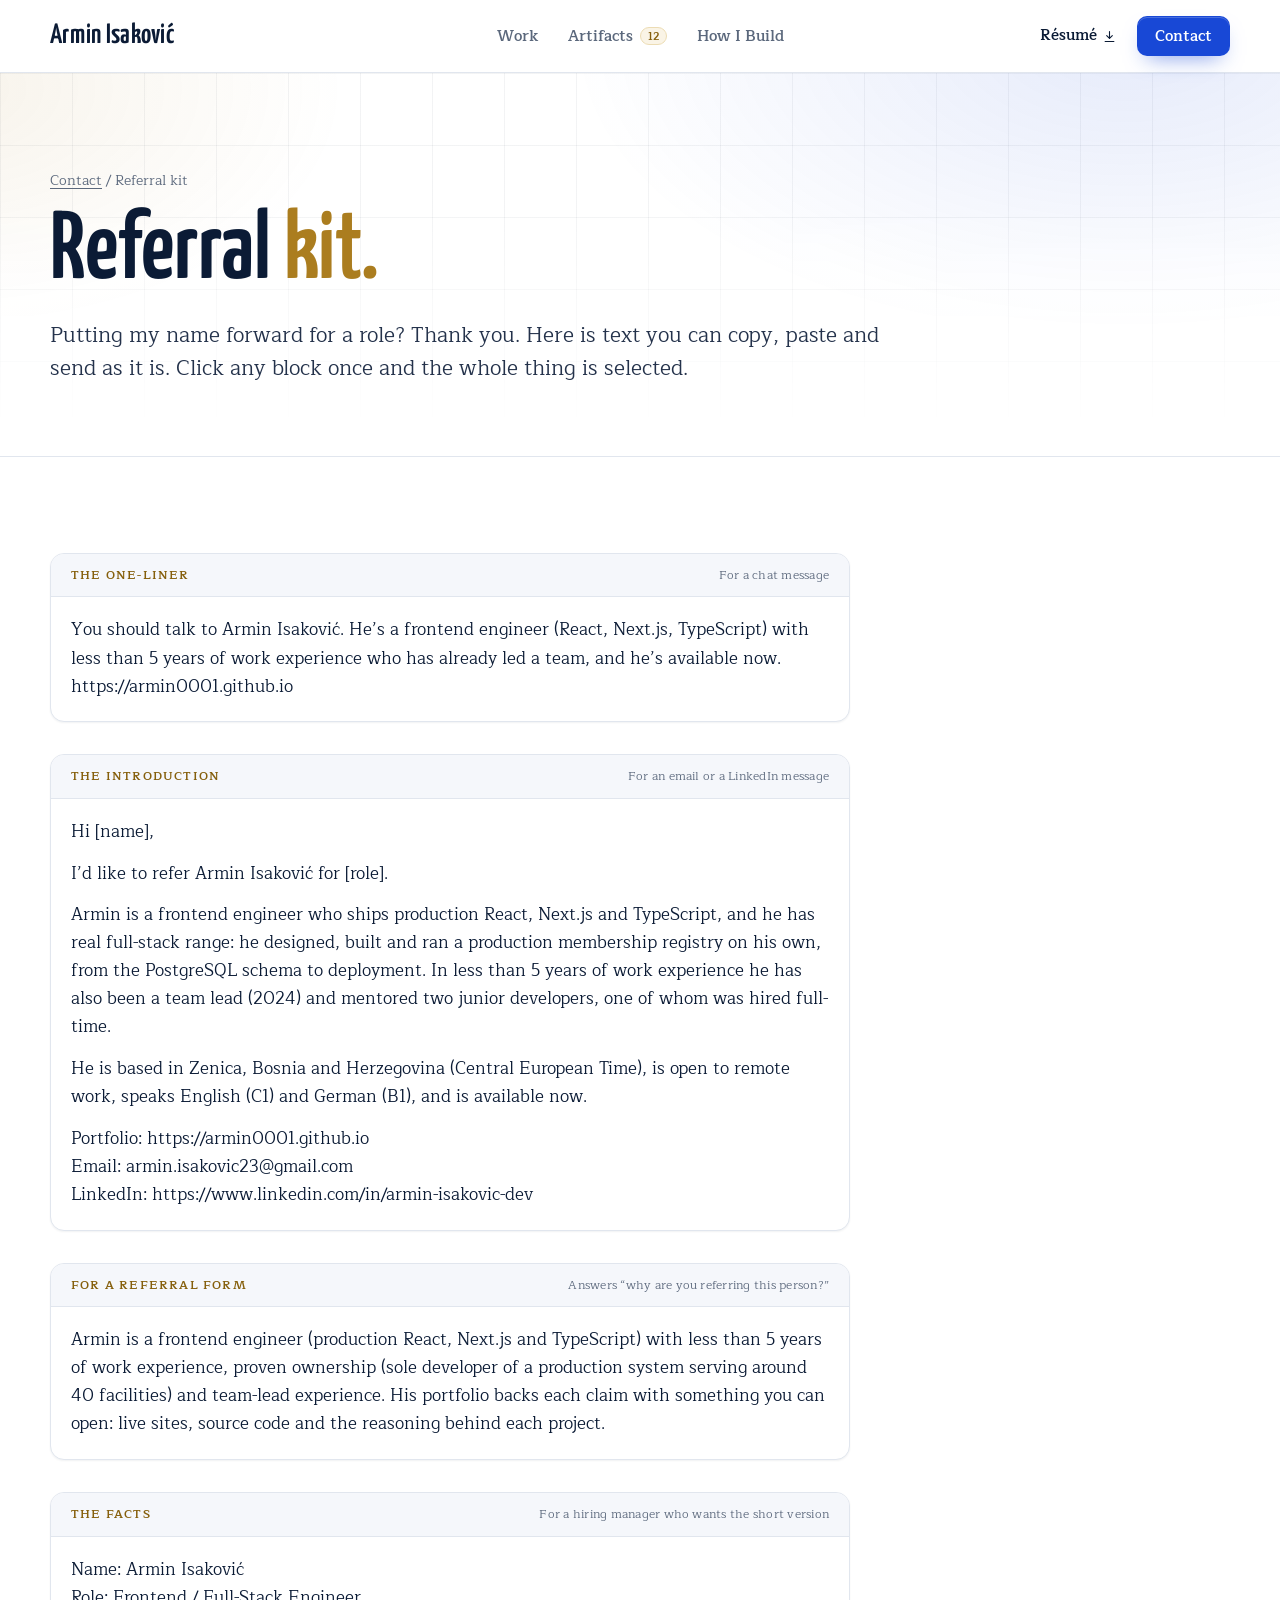
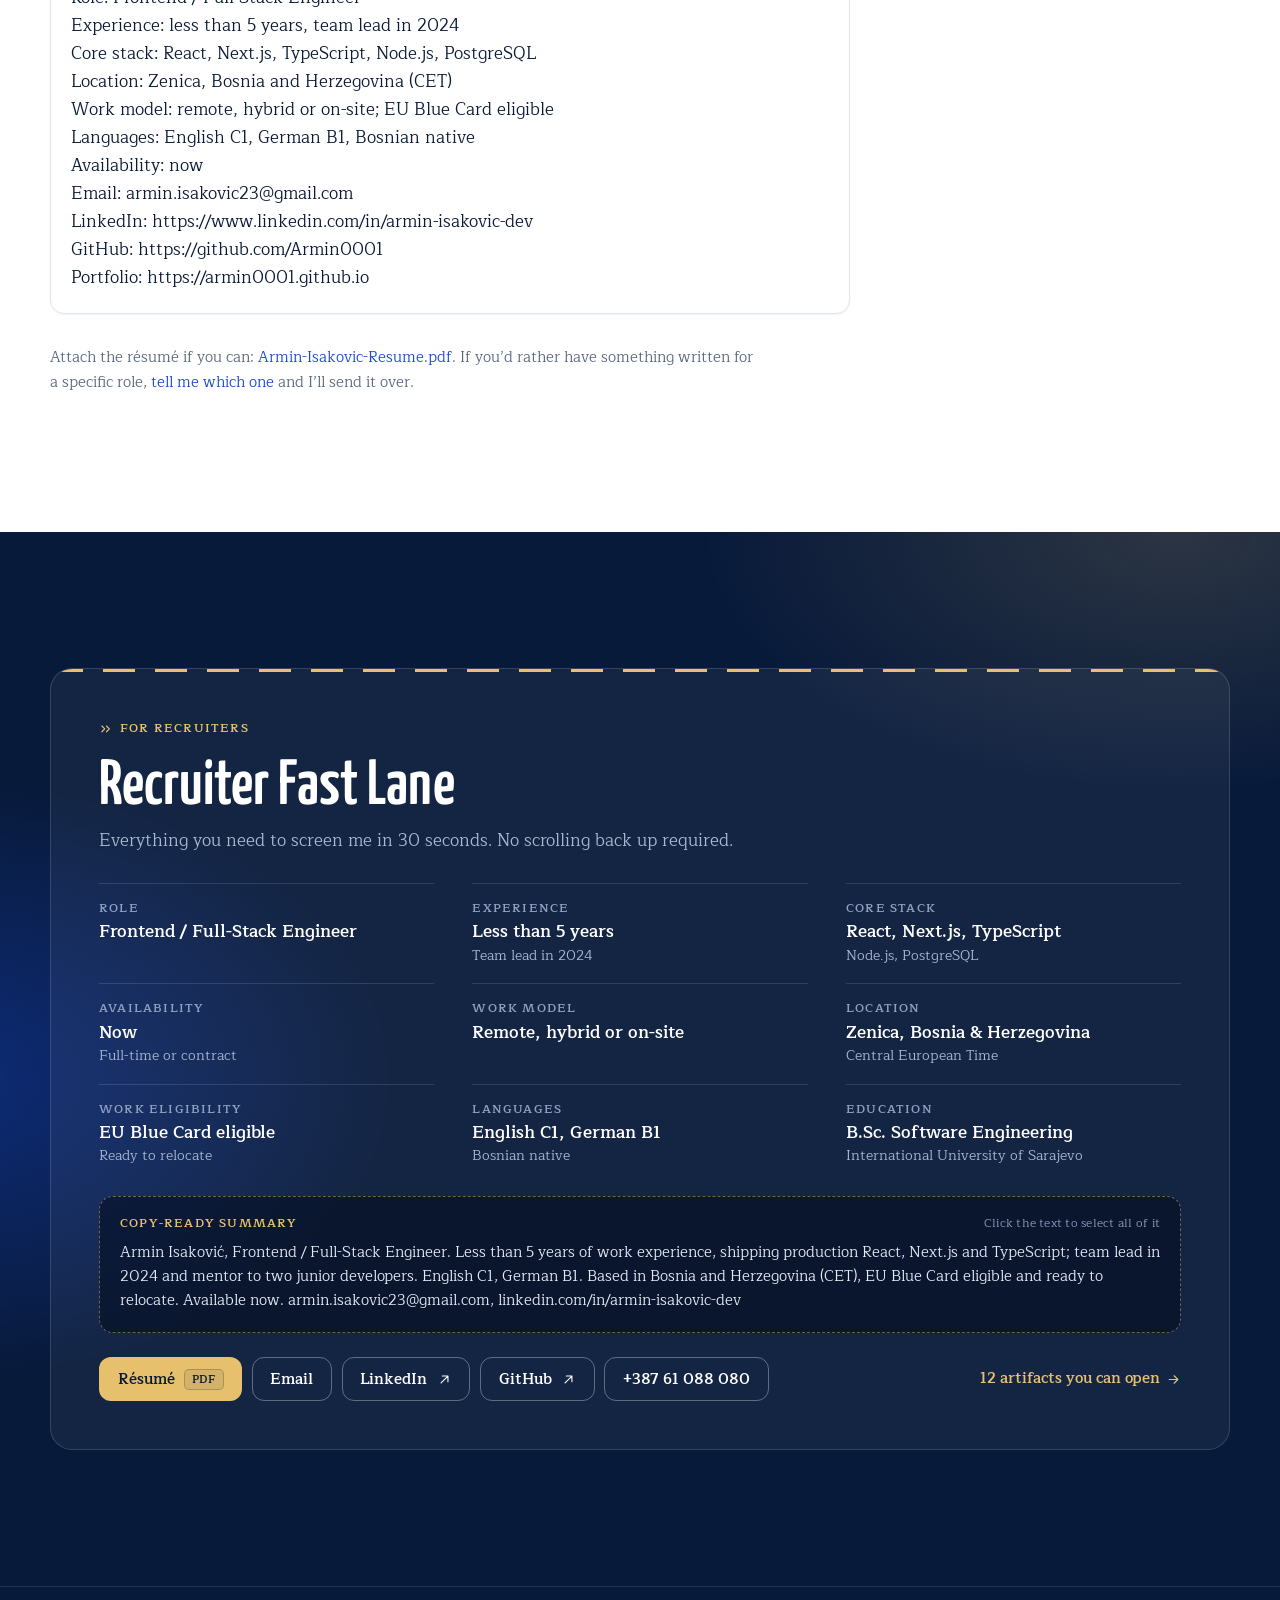
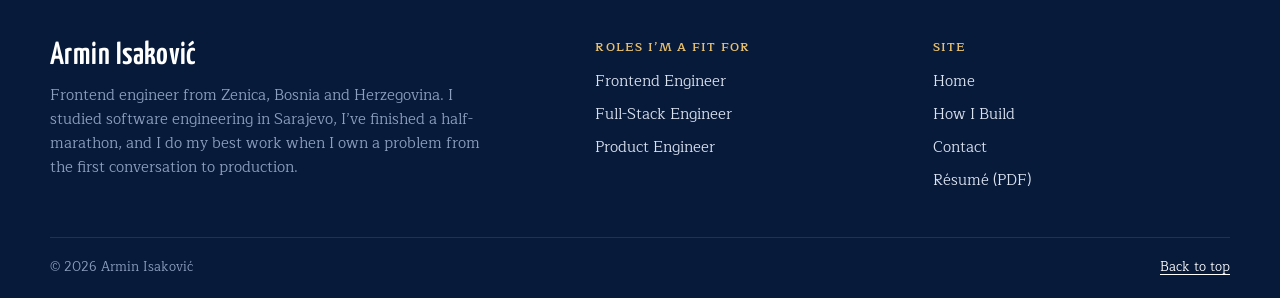
<file: referral-kit.html>
<!doctype html>
<html lang="en">
<head>
  <meta charset="utf-8">
  <meta name="viewport" content="width=device-width, initial-scale=1">

  <title>Referral kit — copy-and-paste text for referring Armin Isaković</title>
  <meta name="description" content="Ready-made text for referring Armin Isaković, frontend engineer, to a role: a one-liner, an introduction, a referral-form answer and the key facts.">
  <meta name="author" content="Armin Isaković">
  <meta name="color-scheme" content="light">
  <meta name="theme-color" content="#ffffff">

  <!-- Link previews (LinkedIn, Slack, WhatsApp). Preview crawlers need absolute URLs. -->
  <meta property="og:type" content="website">
  <meta property="og:url" content="https://armin0001.github.io/referral-kit.html">
  <meta property="og:title" content="Referral kit — copy-and-paste text for referring Armin Isaković">
  <meta property="og:description" content="Ready-made text for referring Armin Isaković, frontend engineer, to a role: a one-liner, an introduction, a referral-form answer and the key facts.">
  <meta property="og:image" content="https://armin0001.github.io/assets/og.png">
  <meta property="og:image:width" content="1200">
  <meta property="og:image:height" content="630">
  <meta name="twitter:card" content="summary_large_image">

  <link rel="canonical" href="https://armin0001.github.io/referral-kit.html">
  <link rel="icon" href="favicon.svg" type="image/svg+xml">
  <link rel="preload" href="assets/fonts/yanone-kaffeesatz-latin-wght-normal.woff2" as="font" type="font/woff2" crossorigin>
  <link rel="preload" href="assets/fonts/maitree-latin-400-normal.woff2" as="font" type="font/woff2" crossorigin>
  <link rel="stylesheet" href="styles.css">
</head>

<body id="top">
  <a class="skip" href="#main">Skip to content</a>

  <!-- The icon sprite, header, Recruiter Fast Lane and footer are identical on every page.
       When you change one of them, change it on all pages. -->
  <svg xmlns="http://www.w3.org/2000/svg" class="sprite" aria-hidden="true" focusable="false">
    <symbol id="i-arrow" viewBox="0 0 24 24"><path d="M5 12h14M13 6l6 6-6 6"/></symbol>
    <symbol id="i-ext" viewBox="0 0 24 24"><path d="M6.5 17.5 17.5 6.5M8.5 6.5h9v9"/></symbol>
    <symbol id="i-down" viewBox="0 0 24 24"><path d="M12 4v11M7.5 10.5 12 15l4.5-4.5M5 20h14"/></symbol>
    <symbol id="i-check" viewBox="0 0 24 24"><path d="m5 12.5 4.5 4.5L19 7.5"/></symbol>
    <symbol id="i-chevron" viewBox="0 0 24 24"><path d="m6 9 6 6 6-6"/></symbol>
    <symbol id="i-south" viewBox="0 0 24 24"><path d="M12 5v14M6.5 13.5 12 19l5.5-5.5"/></symbol>
    <symbol id="i-fast" viewBox="0 0 24 24"><path d="m5 7 5 5-5 5M13 7l5 5-5 5"/></symbol>
  </svg>

  <header class="site-header">
    <nav class="wrap bar" aria-label="Primary">
      <a class="brand" href="index.html" aria-label="Armin Isaković, home">Armin Isaković</a>

      <ul class="nav-links">
        <li><a href="index.html#work">Work</a></li>
        <li><a href="index.html#artifacts">Artifacts <span class="nav-count" aria-hidden="true">12</span></a></li>
        <li><a href="how-i-build.html">How I Build</a></li>
      </ul>

      <div class="bar-actions">
        <a class="bar-resume" href="assets/Armin-Isakovic-Resume.pdf" download>
          Résumé <svg class="i" aria-hidden="true"><use href="#i-down"/></svg>
        </a>
        <a class="btn btn-primary btn-sm" href="contact.html" aria-current="page">Contact</a>
      </div>
    </nav>
  </header>

  <main id="main">

    <section class="page-hero" aria-labelledby="page-title">
      <div class="wrap">
        <p class="crumb"><a href="contact.html">Contact</a> / Referral kit</p>
        <h1 id="page-title">Referral <em>kit.</em></h1>
        <p class="lede">Putting my name forward for a role? Thank you. Here is text you can copy, paste and send as it is. Click any block once and the whole thing is selected.</p>
      </div>
    </section>

    <div class="page-body">
      <div class="wrap">
        <div class="kit">

          <figure class="copy">
            <figcaption><span>The one-liner</span><span>For a chat message</span></figcaption>
            <div class="copy-text">
              <p>You should talk to Armin Isaković. He’s a frontend engineer (React, Next.js, TypeScript) with less than 5 years of work experience who has already led a team, and he’s available now. https://armin0001.github.io</p>
            </div>
          </figure>

          <figure class="copy">
            <figcaption><span>The introduction</span><span>For an email or a LinkedIn message</span></figcaption>
            <div class="copy-text">
              <p>Hi [name],</p>
              <p>I’d like to refer Armin Isaković for [role].</p>
              <p>Armin is a frontend engineer who ships production React, Next.js and TypeScript, and he has real full-stack range: he designed, built and ran a production membership registry on his own, from the PostgreSQL schema to deployment. In less than 5 years of work experience he has also been a team lead (2024) and mentored two junior developers, one of whom was hired full-time.</p>
              <p>He is based in Zenica, Bosnia and Herzegovina (Central European Time), is open to remote work, speaks English (C1) and German (B1), and is available now.</p>
              <p>Portfolio: https://armin0001.github.io<br>Email: armin.isakovic23@gmail.com<br>LinkedIn: https://www.linkedin.com/in/armin-isakovic-dev</p>
            </div>
          </figure>

          <figure class="copy">
            <figcaption><span>For a referral form</span><span>Answers “why are you referring this person?”</span></figcaption>
            <div class="copy-text">
              <p>Armin is a frontend engineer (production React, Next.js and TypeScript) with less than 5 years of work experience, proven ownership (sole developer of a production system serving around 40 facilities) and team-lead experience. His portfolio backs each claim with something you can open: live sites, source code and the reasoning behind each project.</p>
            </div>
          </figure>

          <figure class="copy">
            <figcaption><span>The facts</span><span>For a hiring manager who wants the short version</span></figcaption>
            <div class="copy-text">
              <p>Name: Armin Isaković<br>Role: Frontend / Full-Stack Engineer<br>Experience: less than 5 years, team lead in 2024<br>Core stack: React, Next.js, TypeScript, Node.js, PostgreSQL<br>Location: Zenica, Bosnia and Herzegovina (CET)<br>Work model: remote, hybrid or on-site; EU Blue Card eligible<br>Languages: English C1, German B1, Bosnian native<br>Availability: now<br>Email: armin.isakovic23@gmail.com<br>LinkedIn: https://www.linkedin.com/in/armin-isakovic-dev<br>GitHub: https://github.com/Armin0001<br>Portfolio: https://armin0001.github.io</p>
            </div>
          </figure>

          <p class="kit-note prose">Attach the résumé if you can: <a href="assets/Armin-Isakovic-Resume.pdf" download>Armin-Isakovic-Resume.pdf</a>. If you’d rather have something written for a specific role, <a href="contact.html">tell me which one</a> and I’ll send it over.</p>
        </div>
      </div>
    </div>

    <div class="closing">

    <section id="fast-lane" class="fastlane" aria-labelledby="fast-lane-title">
      <div class="wrap">
        <div class="fl-panel">
          <header class="fl-head">
            <p class="fl-kicker"><svg class="i" aria-hidden="true"><use href="#i-fast"/></svg> For recruiters</p>
            <h2 id="fast-lane-title">Recruiter Fast Lane</h2>
            <p class="fl-sub">Everything you need to screen me in 30 seconds. No scrolling back up required.</p>
          </header>

          <dl class="fl-facts">
            <div><dt>Role</dt><dd>Frontend / Full-Stack Engineer</dd></div>
            <div><dt>Experience</dt><dd>Less than 5 years <small>Team lead in 2024</small></dd></div>
            <div><dt>Core stack</dt><dd>React, Next.js, TypeScript <small>Node.js, PostgreSQL</small></dd></div>
            <div><dt>Availability</dt><dd>Now <small>Full-time or contract</small></dd></div>
            <div><dt>Work model</dt><dd>Remote, hybrid or on-site</dd></div>
            <div><dt>Location</dt><dd>Zenica, Bosnia &amp; Herzegovina <small>Central European Time</small></dd></div>
            <div><dt>Work eligibility</dt><dd>EU Blue Card eligible <small>Ready to relocate</small></dd></div>
            <div><dt>Languages</dt><dd>English C1, German B1 <small>Bosnian native</small></dd></div>
            <div><dt>Education</dt><dd>B.Sc. Software Engineering <small>International University of Sarajevo</small></dd></div>
          </dl>

          <div class="fl-summary">
            <p class="fl-label">Copy-ready summary <span>Click the text to select all of it</span></p>
            <p class="fl-copy">Armin Isaković, Frontend / Full-Stack Engineer. Less than 5 years of work experience, shipping production React, Next.js and TypeScript; team lead in 2024 and mentor to two junior developers. English C1, German B1. Based in Bosnia and Herzegovina (CET), EU Blue Card eligible and ready to relocate. Available now. armin.isakovic23@gmail.com, linkedin.com/in/armin-isakovic-dev</p>
          </div>

          <address class="fl-actions">
            <a class="btn btn-gold" href="assets/Armin-Isakovic-Resume.pdf" download>Résumé <span class="btn-note">PDF</span></a>
            <a class="btn btn-outline" href="mailto:armin.isakovic23@gmail.com?subject=Hello%20Armin%20%E2%80%94%20saw%20your%20portfolio">Email</a>
            <a class="btn btn-outline" href="https://www.linkedin.com/in/armin-isakovic-dev" target="_blank" rel="noopener">LinkedIn <svg class="i" role="img" aria-label="(opens in a new tab)"><use href="#i-ext"/></svg></a>
            <a class="btn btn-outline" href="https://github.com/Armin0001" target="_blank" rel="noopener">GitHub <svg class="i" role="img" aria-label="(opens in a new tab)"><use href="#i-ext"/></svg></a>
            <a class="btn btn-outline" href="tel:+38761088080">+387 61 088 080</a>
            <a class="fl-more" href="index.html#artifacts">12 artifacts you can open <svg class="i" aria-hidden="true"><use href="#i-arrow"/></svg></a>
          </address>
        </div>
      </div>
    </section>

    </div>

  </main>

  <footer class="site-footer">
    <div class="wrap footer-grid">
      <div class="footer-about">
        <p class="footer-brand">Armin Isaković</p>
        <p class="footer-bio">Frontend engineer from Zenica, Bosnia and Herzegovina. I studied software engineering in Sarajevo, I’ve finished a half-marathon, and I do my best work when I own a problem from the first conversation to production.</p>
      </div>

      <nav class="footer-nav" aria-label="Roles">
        <h2>Roles I’m a fit for</h2>
        <ul>
          <li><a href="frontend-engineer.html">Frontend Engineer</a></li>
          <li><a href="full-stack-engineer.html">Full-Stack Engineer</a></li>
          <li><a href="product-engineer.html">Product Engineer</a></li>
        </ul>
      </nav>

      <nav class="footer-nav" aria-label="Site">
        <h2>Site</h2>
        <ul>
          <li><a href="index.html">Home</a></li>
          <li><a href="how-i-build.html">How I Build</a></li>
          <li><a href="contact.html">Contact</a></li>
          <li><a href="assets/Armin-Isakovic-Resume.pdf" download>Résumé (PDF)</a></li>
        </ul>
      </nav>
    </div>

    <div class="wrap footer-base">
      <p>© 2026 Armin Isaković</p>
      <p><a href="#top">Back to top</a></p>
    </div>
  </footer>
</body>
</html>
</file>
<file: styles.css>
/* ==========================================================================
   Armin Isaković — portfolio
   Plain CSS. No framework, no preprocessor, no JavaScript.

   Palette logic:  white space first · blue = trust (actions, links)
                   gold = prestige (numbers, accents) · navy = ink and the close
   Type:           Yanone Kaffeesatz = headings · Bevan = subheadings · Maitree = text
   ========================================================================== */

/* ---------- Fonts (self-hosted, OFL — see assets/fonts/OFL.txt) ---------- */
@font-face {
  font-family: "Yanone Kaffeesatz";
  font-style: normal; font-weight: 200 700; font-display: swap;
  src: url("assets/fonts/yanone-kaffeesatz-latin-wght-normal.woff2") format("woff2");
  unicode-range: U+0000-00FF, U+0131, U+0152-0153, U+02BB-02BC, U+02C6, U+02DA, U+02DC, U+0304, U+0308, U+0329, U+2000-206F, U+20AC, U+2122, U+2191, U+2193, U+2212, U+2215, U+FEFF, U+FFFD;
}
@font-face {
  font-family: "Yanone Kaffeesatz";
  font-style: normal; font-weight: 200 700; font-display: swap;
  src: url("assets/fonts/yanone-kaffeesatz-latin-ext-wght-normal.woff2") format("woff2");
  unicode-range: U+0100-02BA, U+02BD-02C5, U+02C7-02CC, U+02CE-02D7, U+02DD-02FF, U+0304, U+0308, U+0329, U+1D00-1DBF, U+1E00-1E9F, U+1EF2-1EFF, U+2020, U+20A0-20AB, U+20AD-20C0, U+2113, U+2C60-2C7F, U+A720-A7FF;
}
@font-face {
  font-family: "Bevan";
  font-style: normal; font-weight: 400; font-display: swap;
  src: url("assets/fonts/bevan-latin-400-normal.woff2") format("woff2");
  unicode-range: U+0000-00FF, U+0131, U+0152-0153, U+02BB-02BC, U+02C6, U+02DA, U+02DC, U+0304, U+0308, U+0329, U+2000-206F, U+20AC, U+2122, U+2191, U+2193, U+2212, U+2215, U+FEFF, U+FFFD;
}
@font-face {
  font-family: "Bevan";
  font-style: normal; font-weight: 400; font-display: swap;
  src: url("assets/fonts/bevan-latin-ext-400-normal.woff2") format("woff2");
  unicode-range: U+0100-02BA, U+02BD-02C5, U+02C7-02CC, U+02CE-02D7, U+02DD-02FF, U+0304, U+0308, U+0329, U+1D00-1DBF, U+1E00-1E9F, U+1EF2-1EFF, U+2020, U+20A0-20AB, U+20AD-20C0, U+2113, U+2C60-2C7F, U+A720-A7FF;
}
@font-face {
  font-family: "Maitree";
  font-style: normal; font-weight: 400; font-display: swap;
  src: url("assets/fonts/maitree-latin-400-normal.woff2") format("woff2");
  unicode-range: U+0000-00FF, U+0131, U+0152-0153, U+02BB-02BC, U+02C6, U+02DA, U+02DC, U+0304, U+0308, U+0329, U+2000-206F, U+20AC, U+2122, U+2191, U+2193, U+2212, U+2215, U+FEFF, U+FFFD;
}
@font-face {
  font-family: "Maitree";
  font-style: normal; font-weight: 400; font-display: swap;
  src: url("assets/fonts/maitree-latin-ext-400-normal.woff2") format("woff2");
  unicode-range: U+0100-02BA, U+02BD-02C5, U+02C7-02CC, U+02CE-02D7, U+02DD-02FF, U+0304, U+0308, U+0329, U+1D00-1DBF, U+1E00-1E9F, U+1EF2-1EFF, U+2020, U+20A0-20AB, U+20AD-20C0, U+2113, U+2C60-2C7F, U+A720-A7FF;
}
@font-face {
  font-family: "Maitree";
  font-style: normal; font-weight: 600; font-display: swap;
  src: url("assets/fonts/maitree-latin-600-normal.woff2") format("woff2");
  unicode-range: U+0000-00FF, U+0131, U+0152-0153, U+02BB-02BC, U+02C6, U+02DA, U+02DC, U+0304, U+0308, U+0329, U+2000-206F, U+20AC, U+2122, U+2191, U+2193, U+2212, U+2215, U+FEFF, U+FFFD;
}
@font-face {
  font-family: "Maitree";
  font-style: normal; font-weight: 600; font-display: swap;
  src: url("assets/fonts/maitree-latin-ext-600-normal.woff2") format("woff2");
  unicode-range: U+0100-02BA, U+02BD-02C5, U+02C7-02CC, U+02CE-02D7, U+02DD-02FF, U+0304, U+0308, U+0329, U+1D00-1DBF, U+1E00-1E9F, U+1EF2-1EFF, U+2020, U+20A0-20AB, U+20AD-20C0, U+2113, U+2C60-2C7F, U+A720-A7FF;
}

/* Metric-matched fallbacks: system fonts resized to occupy the same space as the web fonts,
   so nothing jumps when the real fonts swap in. Values measured from the font files. */
@font-face {
  font-family: "Yanone Kaffeesatz Fallback"; src: local("Arial");
  size-adjust: 66.93%; ascent-override: 109.81%; descent-override: 29.88%; line-gap-override: 8.52%;
}
@font-face {
  font-family: "Bevan Fallback"; src: local("Georgia Bold"), local("Georgia");
  size-adjust: 108.57%; ascent-override: 106.41%; descent-override: 41.6%; line-gap-override: 0%;
}
@font-face {
  font-family: "Maitree Fallback"; src: local("Georgia");
  size-adjust: 107.09%; ascent-override: 107.39%; descent-override: 46.69%; line-gap-override: 0%;
}

/* ---------- Tokens ---------- */
:root {
  --bg: #ffffff;
  --bg-tint: #f5f7fb;
  --ink: #0b1b35;          /* headlines */
  --text: #24324b;         /* body */
  --muted: #5b687c;        /* secondary text, 5.6:1 on white */
  --line: #e1e6ee;
  --line-strong: #cbd3df;

  --blue: #1848d6;         /* trust: actions and links, 7.1:1 on white */
  --blue-deep: #1238ab;
  --blue-tint: #edf2ff;

  --navy: #081a3a;         /* the close */
  --gold: #ab7d1f;         /* prestige: display sizes only, 3.7:1 on white */
  --gold-ink: #855f0c;     /* gold for small text, 5.8:1 on white */
  --gold-bright: #e7c06e;  /* gold on navy */
  --gold-tint: #faf4e6;
  --gold-line: #ecdcb4;
  --green: #12925a;        /* "available" */

  --font-display: "Yanone Kaffeesatz", "Yanone Kaffeesatz Fallback", "Arial Narrow", Arial, sans-serif;
  --font-sub: "Bevan", "Bevan Fallback", Georgia, serif;
  --font-body: "Maitree", "Maitree Fallback", Georgia, serif;
  --font-code: ui-monospace, "Cascadia Code", Menlo, Consolas, monospace;

  --radius: 14px;
  --radius-l: 22px;
  --shadow-s: 0 1px 2px rgba(11, 27, 53, .06);
  --shadow: 0 1px 2px rgba(11, 27, 53, .05), 0 20px 44px -20px rgba(11, 27, 53, .2);

  --wrap: 73.75rem;
  --gutter: clamp(1.25rem, 4vw, 3rem);
  --header-h: 4.5rem;
  --section-pad: clamp(4.5rem, 3rem + 7vw, 8.5rem);
}

/* ---------- Base ---------- */
*, *::before, *::after { box-sizing: border-box; }

html {
  -webkit-text-size-adjust: 100%;
  text-size-adjust: 100%;
  scroll-padding-top: calc(var(--header-h) + 1.25rem);
}
@media (prefers-reduced-motion: no-preference) {
  html { scroll-behavior: smooth; }
}

body {
  margin: 0;
  font: 400 1.0625rem/1.65 var(--font-body);
  color: var(--text);
  background: var(--bg);
  -webkit-font-smoothing: antialiased;
  -moz-osx-font-smoothing: grayscale;
}

h1, h2, h3, h4, p, ul, ol, dl, dd, figure { margin: 0; }
ul, ol { padding: 0; }
img { display: block; max-width: 100%; height: auto; }
a { color: inherit; text-underline-offset: .2em; text-decoration-thickness: 1px; }
strong, b { font-weight: 600; }
em, cite { font-style: normal; }
sub { position: relative; bottom: -.18em; font-size: .62em; line-height: 0; vertical-align: baseline; }
fieldset { margin: 0; padding: 0; border: 0; min-width: 0; }
address { font-style: normal; }
::selection { background: #dbe5ff; color: var(--ink); }

code {
  padding: .08em .35em; border-radius: 5px;
  font: .84em/1.4 var(--font-code); overflow-wrap: anywhere;
  color: var(--ink); background: var(--bg-tint); border: 1px solid var(--line);
}

:focus-visible {
  outline: 2px solid var(--blue);
  outline-offset: 3px;
  border-radius: 4px;
}

/* Headings: Yanone Kaffeesatz */
h1 {
  font: 600 clamp(3.4rem, min(1.6rem + 6.8vw, 13.5vh), 6.5rem)/.92 var(--font-display);
  letter-spacing: -.005em; color: var(--ink);
  text-wrap: balance;
}
h1 em { color: var(--gold); }
h2 {
  font: 600 clamp(2.6rem, 1.6rem + 3.8vw, 4.4rem)/.98 var(--font-display);
  color: var(--ink);
  text-wrap: balance;
}
/* Subheadings: Bevan */
h3, h4 { font: 400 1.25rem/1.28 var(--font-sub); color: var(--ink); text-wrap: balance; }
h4 { font-size: 1rem; }

/* Small labels: Maitree, set in caps */
.eyebrow, .kicker, .spec-kicker, .spec-list dt, .facts dt, .matrix-grid b, .artifacts thead th,
.m-meta, .stack dt, .paper h3, .fl-kicker, .fl-facts dt, .fl-label, .tl-artifacts, .footer-nav h2,
.methods dt, .copy figcaption, .side-card h2, .glance dt, .loop li::before {
  font: 600 .75rem/1.4 var(--font-body); letter-spacing: .1em; text-transform: uppercase;
}

/* ---------- Utilities ---------- */
.wrap { width: min(100% - 2 * var(--gutter), var(--wrap)); margin-inline: auto; }

.vh {
  position: absolute; width: 1px; height: 1px; margin: -1px; padding: 0;
  overflow: hidden; clip-path: inset(50%); white-space: nowrap; border: 0;
}

.sprite { position: absolute; width: 0; height: 0; overflow: hidden; }

.nw { white-space: nowrap; }

.i {
  width: 1em; height: 1em; flex: none;
  fill: none; stroke: currentColor; stroke-width: 1.75;
  stroke-linecap: round; stroke-linejoin: round;
  vertical-align: -.125em;
}

.skip {
  position: absolute; left: 1rem; top: -4rem; z-index: 100;
  padding: .75rem 1rem; border-radius: 10px;
  background: var(--navy); color: #fff; font-weight: 600; text-decoration: none;
  transition: top .15s;
}
.skip:focus { top: 1rem; }

/* ---------- Buttons ---------- */
.btn {
  display: inline-flex; align-items: center; justify-content: center; gap: .6rem;
  min-height: 3.25rem; padding: 0 1.4rem;
  font: 600 1rem/1 var(--font-body); text-decoration: none; white-space: nowrap;
  border: 1px solid transparent; border-radius: 12px;
  transition: background-color .15s, border-color .15s, color .15s, box-shadow .15s;
}
.btn .i { transition: transform .2s; }
.btn:hover .i { transform: translateX(3px); }

.btn-primary {
  background: var(--blue); color: #fff;
  box-shadow: inset 0 1px 0 rgba(255, 255, 255, .2), 0 10px 22px -10px rgba(24, 72, 214, .6);
}
.btn-primary:hover { background: var(--blue-deep); }

.btn-ghost { background: #fff; color: var(--ink); border-color: var(--line-strong); }
.btn-ghost:hover { border-color: var(--ink); }

.btn-gold { background: var(--gold-bright); color: var(--navy); }
.btn-gold:hover { background: #f1d28f; }

.btn-outline { color: #fff; border-color: rgba(255, 255, 255, .32); }
.btn-outline:hover { border-color: #fff; }

.btn-sm { min-height: 2.5rem; padding: 0 1.05rem; font-size: .9375rem; border-radius: 10px; }

.btn-note {
  padding: .25rem .4rem; border-radius: 5px;
  font: 600 .6875rem/1 var(--font-body); letter-spacing: .08em;
  color: var(--muted); background: var(--bg-tint); border: 1px solid var(--line);
}
.btn-outline .btn-note { color: #c9d4e8; background: rgba(255, 255, 255, .08); border-color: rgba(255, 255, 255, .18); }
.btn-gold .btn-note { color: var(--navy); background: rgba(8, 26, 58, .08); border-color: rgba(8, 26, 58, .22); }

.cta-row { display: flex; flex-wrap: wrap; gap: .75rem; margin-top: 2rem; }

.text-links { display: flex; flex-wrap: wrap; gap: .4rem 1.5rem; font-size: .9375rem; font-weight: 600; }
.text-links a, .dives-more a, .c-receipt a, .tfoot-row a, .prose a:not(.btn, .aref), .side-card a:not(.btn, .aref) {
  color: var(--blue); text-decoration: none;
}
.text-links a, .c-receipt a, .tfoot-row a { display: inline-flex; align-items: center; gap: .25rem; }
.text-links a:hover, .dives-more a:hover, .c-receipt a:hover, .tfoot-row a:hover,
.prose a:not(.btn, .aref):hover, .side-card a:not(.btn, .aref):hover { text-decoration: underline; }
.text-links .i, .c-receipt .i { transition: transform .2s; }
.text-links a:hover .i, .c-receipt a:hover .i { transform: translate(2px, -2px); }

/* ---------- Header ---------- */
.site-header {
  position: sticky; top: 0; z-index: 50;
  background: rgba(255, 255, 255, .86);
  -webkit-backdrop-filter: saturate(160%) blur(14px);
  backdrop-filter: saturate(160%) blur(14px);
  border-bottom: 1px solid var(--line);
}

.bar {
  display: grid; grid-template-columns: 1fr auto 1fr; align-items: center; column-gap: 1.5rem;
  min-height: var(--header-h);
}

.brand {
  justify-self: start;
  font: 600 1.75rem/1 var(--font-display); letter-spacing: .01em;
  color: var(--ink); text-decoration: none;
}

.nav-links { display: flex; gap: .125rem; list-style: none; }
.nav-links a {
  display: inline-flex; align-items: center; gap: .45rem;
  padding: .45rem .85rem; border-radius: 999px;
  font-size: .9375rem; font-weight: 600; line-height: 1.4; color: var(--muted); text-decoration: none;
  transition: color .15s, background-color .15s;
}
.nav-links a:hover, .nav-links a[aria-current="page"] { color: var(--ink); background: var(--bg-tint); }

.nav-count {
  padding: .18rem .42rem; border-radius: 999px;
  font-size: .6875rem; font-weight: 600; line-height: 1;
  color: var(--gold-ink); background: var(--gold-tint); border: 1px solid var(--gold-line);
}

.bar-actions { justify-self: end; display: flex; align-items: center; gap: 1.25rem; }
.bar-resume {
  display: inline-flex; align-items: center; gap: .35rem;
  font-size: .9375rem; font-weight: 600; color: var(--ink); text-decoration: none;
}
.bar-resume:hover { color: var(--blue); }

/* ---------- Hero ---------- */
.hero, .page-hero { position: relative; isolation: isolate; overflow: clip; }
.hero {
  /* vh-aware so the headline and both buttons stay above the fold on short laptop screens */
  padding-top: clamp(2.5rem, min(1.5rem + 5.5vw, 9vh), 6.25rem);
}
/* A faint blueprint grid, warmed by gold on the left and cooled by blue on the right. */
.hero::before, .page-hero::before {
  content: ""; position: absolute; inset: 0; z-index: -1;
  background:
    radial-gradient(56rem 30rem at 88% -8%, rgba(24, 72, 214, .11), transparent 62%),
    radial-gradient(40rem 24rem at -4% 4%, rgba(171, 125, 31, .09), transparent 62%),
    linear-gradient(to right, rgba(11, 27, 53, .05) 1px, transparent 1px) 0 0 / 4.5rem 4.5rem,
    linear-gradient(to bottom, rgba(11, 27, 53, .05) 1px, transparent 1px) 0 0 / 4.5rem 4.5rem;
  -webkit-mask-image: linear-gradient(to bottom, #000 35%, transparent 92%);
  mask-image: linear-gradient(to bottom, #000 35%, transparent 92%);
}

.hero-grid {
  display: grid; grid-template-columns: minmax(0, 1.28fr) minmax(0, .72fr);
  gap: clamp(2rem, 5vw, 5rem); align-items: center;
}

.status {
  display: inline-flex; flex-wrap: wrap; align-items: center; gap: .6rem;
  padding: .4rem .9rem .4rem .75rem; border-radius: 999px;
  font-size: .875rem; font-weight: 600; line-height: 1.4; color: var(--ink);
  background: #fff; border: 1px solid var(--line); box-shadow: var(--shadow-s);
}
.status-sep { color: var(--line-strong); }
.status-dot {
  display: inline-block; width: .5rem; height: .5rem; border-radius: 50%;
  background: var(--green);
}
@media (prefers-reduced-motion: no-preference) {
  .status-dot { animation: pulse 2.4s ease-out infinite; }
}
@keyframes pulse {
  0% { box-shadow: 0 0 0 0 rgba(18, 146, 90, .45); }
  70%, 100% { box-shadow: 0 0 0 .5rem rgba(18, 146, 90, 0); }
}

.hero h1 { margin-top: 1.4rem; }

.lede {
  margin-top: 1.5rem; max-width: 34em;
  font-size: clamp(1.125rem, 1rem + .45vw, 1.3125rem); line-height: 1.55;
  text-wrap: pretty;
}

.hero-links {
  display: flex; flex-wrap: wrap; gap: .6rem 1.6rem; list-style: none;
  margin-top: 1.9rem; font-size: .9375rem;
}
.hero-links a {
  display: inline-flex; align-items: center; gap: .3rem; padding-bottom: 2px;
  color: var(--muted); text-decoration: none; border-bottom: 1px solid var(--line-strong);
  transition: color .15s, border-color .15s;
}
.hero-links a:hover { color: var(--blue); border-color: var(--blue); }
.hero-links .fast-link { font-weight: 600; color: var(--gold-ink); border-color: var(--gold); }
.hero-links .fast-link:hover { color: var(--ink); border-color: var(--ink); }

/* The spec sheet: the "product shot". It adapts to its own width, not the viewport's. */
.spec {
  position: relative; overflow: hidden; container-type: inline-size;
  background: #fff; border: 1px solid var(--line); border-radius: var(--radius-l);
  box-shadow: var(--shadow);
}
.spec::before {
  content: ""; position: absolute; inset: 0 0 auto; height: 3px;
  background: linear-gradient(90deg, var(--gold-bright), var(--gold) 50%, var(--gold-bright));
}
.spec-head { padding: 1.75rem 1.75rem 1.3rem; border-bottom: 1px solid var(--line); }
.spec-kicker { display: flex; justify-content: space-between; gap: 1rem; color: var(--muted); }
.spec-kicker span:first-child { color: var(--gold-ink); }
.spec h2 { margin-top: .9rem; font-size: 2.6rem; line-height: 1; }
.spec-role { margin-top: .35rem; font-size: .9375rem; color: var(--muted); }

.spec-list > div {
  display: grid; grid-template-columns: 7.25rem 1fr; gap: 1rem; align-items: baseline;
  padding: .75rem 1.75rem; border-bottom: 1px solid var(--line);
}
.spec-list dt { color: var(--muted); }
.spec-list dd { font-size: .9375rem; font-weight: 600; line-height: 1.4; color: var(--ink); }
@container (max-width: 23.5rem) {
  .spec-list > div { grid-template-columns: minmax(0, 1fr); gap: .1rem; padding-block: .65rem; }
}

.spec-foot {
  display: flex; flex-wrap: wrap; justify-content: space-between; align-items: center; gap: .5rem 1rem;
  padding: 1rem 1.75rem; background: var(--bg-tint);
  font-size: .9375rem; font-weight: 600; color: var(--ink);
}
.spec-foot > span { display: inline-flex; align-items: center; gap: .6rem; }
.spec-foot a { display: inline-flex; align-items: center; gap: .35rem; color: var(--blue); text-decoration: none; }
.spec-foot a .i { transition: transform .2s; }
.spec-foot a:hover .i { transform: translateX(3px); }

/* Headline numbers */
.stats {
  display: grid; grid-template-columns: repeat(3, minmax(0, 1fr)); list-style: none;
  margin-top: clamp(2.75rem, 1.75rem + 3vw, 4.5rem);
  border-block: 1px solid var(--line); background: rgba(255, 255, 255, .7);
}
.stats li + li { border-left: 1px solid var(--line); }
.stats a {
  display: block; height: 100%; padding: 1.7rem 1.6rem 1.9rem;
  color: inherit; text-decoration: none; transition: background-color .2s;
}
.stats a:hover { background: var(--bg-tint); }
.stats strong {
  display: flex; align-items: center; gap: .16em;
  font: 600 clamp(3.25rem, 2.25rem + 3vw, 5rem)/.9 var(--font-display);
  color: var(--gold);
}
.stats a > span { display: block; margin-top: .7rem; max-width: 19rem; font-size: .9375rem; line-height: 1.45; color: var(--muted); }

/* ---------- Sections ---------- */
.section { padding-block: var(--section-pad); }
.section-tint { background: var(--bg-tint); border-block: 1px solid var(--line); }

.section-head { max-width: 46rem; margin-bottom: clamp(2.5rem, 1.5rem + 4vw, 4rem); }
.section-head h2, .page-hero h1 { margin-top: 1rem; }

.eyebrow { display: flex; align-items: center; gap: .75rem; color: var(--muted); }
.eyebrow-num { display: inline-flex; align-items: center; gap: .75rem; color: var(--gold-ink); }
.eyebrow-num::after { content: ""; width: 2rem; height: 1px; background: var(--gold); }

.section-intro {
  margin-top: 1.1rem; max-width: 38em;
  font-size: clamp(1.0625rem, 1rem + .3vw, 1.1875rem); color: var(--muted);
  text-wrap: pretty;
}

.kicker { color: var(--blue); }

/* Artifact reference: the tag that ties a claim to something you can open (see #artifacts) */
.aref {
  display: inline-block; padding: .2rem .42rem; border-radius: 6px; vertical-align: middle;
  font: 600 .6875rem/1.1 var(--font-body); letter-spacing: .04em; white-space: nowrap; text-decoration: none;
  color: var(--gold-ink); background: var(--gold-tint); border: 1px solid var(--gold-line);
  transition: color .15s, border-color .15s;
}
.aref:hover { color: var(--ink); border-color: var(--gold); }
.closing .aref, .site-footer .aref {
  color: var(--gold-bright); background: rgba(231, 192, 110, .1); border-color: rgba(231, 192, 110, .35);
}
.closing .aref:hover, .site-footer .aref:hover { color: #fff; border-color: var(--gold-bright); }
.kicker-row { display: flex; flex-wrap: wrap; justify-content: space-between; align-items: center; gap: .4rem .75rem; }

.tags { display: flex; flex-wrap: wrap; gap: .4rem; list-style: none; }
.tags li {
  padding: .3rem .6rem; border-radius: 6px;
  font-size: .8125rem; font-weight: 600; line-height: 1.3; color: var(--muted);
  background: #fff; border: 1px solid var(--line);
}

/* ---------- What you get: three pillars ---------- */
.section-lead { padding-top: clamp(3.5rem, 2.5rem + 5vw, 6.5rem); padding-bottom: 0; }
.section-lead .section-head { margin-bottom: clamp(2rem, 1.5rem + 2vw, 3rem); }

.pillars {
  display: grid; grid-template-columns: repeat(3, minmax(0, 1fr)); gap: clamp(1.5rem, 3vw, 3rem);
  list-style: none; counter-reset: pillar;
}
.pillars li {
  display: flex; flex-direction: column; counter-increment: pillar;
  padding-top: 1.2rem; border-top: 1px solid var(--ink);
}
.pillars li::before {
  content: "0" counter(pillar);
  font: 600 2rem/1 var(--font-display); color: var(--gold);
}
.pillars h3 { margin-top: .8rem; }
.pillars p { margin-top: .7rem; text-wrap: pretty; }
.pillars a {
  display: inline-flex; align-items: center; gap: .35rem; align-self: flex-start;
  margin-top: auto; padding-top: 1.1rem;
  font-size: .9375rem; font-weight: 600; color: var(--blue); text-decoration: none;
}
.pillars a:hover { text-decoration: underline; }
.pillars a .i { transition: transform .2s; }
.pillars a:hover .i { transform: translateX(3px); }

/* ---------- Work: seven deep dives ---------- */
.dives { display: grid; gap: clamp(3.5rem, 2rem + 6vw, 7rem); list-style: none; }

.dive {
  display: grid; grid-template-columns: minmax(0, .8fr) minmax(0, 1.2fr);
  gap: clamp(1.75rem, 4vw, 4rem); align-items: start;
}
.dives > li:nth-child(even) .dive { grid-template-columns: minmax(0, 1.2fr) minmax(0, .8fr); }
.dives > li:nth-child(even) .dive-media { order: 2; }
/* The picture stays put while you read the decisions next to it. */
.dive-media { position: sticky; top: calc(var(--header-h) + 1.5rem); }

.dive-n { margin-right: .35rem; color: var(--gold-ink); }
.dive h3 { margin-top: .7rem; font-size: clamp(1.35rem, 1.05rem + 1.1vw, 1.75rem); line-height: 1.22; }
.dive-thesis {
  margin-top: .9rem;
  font-size: clamp(1.125rem, 1rem + .4vw, 1.25rem); line-height: 1.5; color: var(--ink);
  text-wrap: pretty;
}
.dive-body > p:not([class]) { margin-top: .9rem; text-wrap: pretty; }
.lead-in { color: var(--gold-ink); }

.facts {
  display: grid; grid-template-columns: repeat(3, minmax(0, 1fr));
  margin-top: 1.5rem; border-block: 1px solid var(--line);
}
.facts > div { padding: .85rem 1rem .9rem 0; }
.facts > div + div { padding-left: 1rem; border-left: 1px solid var(--line); }
.facts dt { color: var(--muted); }
.facts dd { margin-top: .2rem; font-size: .9875rem; font-weight: 600; line-height: 1.3; color: var(--ink); }

.decisions { margin-top: 1.6rem; }
.decisions h4 { margin-bottom: .7rem; }
.decisions details { border-bottom: 1px solid var(--line); }
.decisions details:first-of-type { border-top: 1px solid var(--line); }
.decisions summary {
  display: flex; justify-content: space-between; align-items: center; gap: 1rem;
  padding: .8rem 0; cursor: pointer; list-style: none;
  font-weight: 600; line-height: 1.4; color: var(--ink);
  transition: color .15s;
}
.decisions summary::-webkit-details-marker { display: none; }
.decisions summary::after {
  content: ""; flex: none; width: .55rem; height: .55rem; margin: -.2rem .3rem 0 0;
  border-right: 2px solid var(--blue); border-bottom: 2px solid var(--blue);
  transform: rotate(45deg); transition: transform .2s;
}
.decisions details[open] summary::after { margin-top: .25rem; transform: rotate(-135deg); }
.decisions summary:hover { color: var(--blue); }
.decisions details p { padding: 0 1.75rem 1rem 0; font-size: 1rem; text-wrap: pretty; }

.dive .tags { margin-top: 1.4rem; }
.dive .text-links { margin-top: 1.2rem; }

.dives-more {
  margin-top: clamp(3rem, 6vw, 5rem); padding-top: 1.75rem; border-top: 1px solid var(--line);
  color: var(--muted);
}
.dives-more a { font-weight: 600; white-space: nowrap; }

/* Screenshot frame */
.shot {
  overflow: hidden; background: #fff;
  border: 1px solid var(--line); border-radius: var(--radius); box-shadow: var(--shadow);
}
.shot-bar {
  display: flex; align-items: center; gap: .35rem;
  padding: .55rem .85rem; background: var(--bg-tint); border-bottom: 1px solid var(--line);
}
.shot-bar i { width: .5rem; height: .5rem; border-radius: 50%; background: var(--line-strong); }
.shot-bar span {
  margin-left: .6rem; overflow: hidden; white-space: nowrap; text-overflow: ellipsis;
  font: .6875rem/1.2 var(--font-code); color: var(--muted);
}
.shot img { width: 100%; aspect-ratio: 1280 / 672; object-fit: cover; background: var(--bg-tint); }

/* Permission matrix illustration, drawn in CSS */
.matrix-card {
  overflow: hidden; background: #fff;
  border: 1px solid var(--line); border-radius: var(--radius); box-shadow: var(--shadow);
}
.matrix-head, .matrix-foot {
  display: flex; flex-wrap: wrap; justify-content: space-between; align-items: center; gap: .4rem 1rem;
  padding: .85rem 1.2rem;
}
.matrix-head { border-bottom: 1px solid var(--line); font-size: .9375rem; font-weight: 600; color: var(--ink); }
.matrix-pill {
  padding: .25rem .55rem; border-radius: 999px;
  font-size: .6875rem; font-weight: 600; line-height: 1.2;
  color: var(--gold-ink); background: var(--gold-tint); border: 1px solid var(--gold-line);
}
.matrix-grid {
  display: grid; grid-template-columns: minmax(6.25rem, 1.5fr) repeat(4, minmax(0, 1fr)); align-items: center;
  padding: .35rem 1.2rem .6rem;
}
.matrix-grid > * { border-bottom: 1px dashed var(--line); }
.matrix-grid > :nth-last-child(-n + 5) { border-bottom: 0; }
.matrix-grid b { padding-block: .5rem; font-size: .625rem; text-align: center; color: var(--muted); }
.matrix-grid span { min-height: 1.9rem; font: .75rem/1.9rem var(--font-code); color: var(--muted); }
.matrix-grid i { display: grid; place-items: center; min-height: 1.9rem; }
.matrix-grid i::before {
  content: ""; width: .8rem; height: .8rem; border-radius: 50%;
  border: 1.5px solid var(--line-strong);
}
.matrix-grid i.on::before { background: var(--blue); border-color: var(--blue); box-shadow: 0 0 0 3px var(--blue-tint); }
.matrix-foot {
  border-top: 1px solid var(--line); background: var(--bg-tint);
  font-size: .8125rem; font-weight: 600; color: var(--muted);
}
.matrix-foot span:last-child { color: var(--gold-ink); }
.dive-media figcaption { margin-top: .8rem; font-size: .8125rem; text-align: center; color: var(--muted); }

/* ---------- Artifacts ---------- */
.filters { display: flex; flex-wrap: wrap; gap: .5rem; margin-bottom: 1.25rem; }

.chip { position: relative; }
.chip input { position: absolute; inset: 0; width: 100%; height: 100%; margin: 0; opacity: 0; cursor: pointer; }
.chip span {
  display: inline-flex; align-items: center; gap: .5rem;
  padding: .5rem .95rem; border-radius: 999px;
  font-size: .9375rem; font-weight: 600; line-height: 1.3; color: var(--text);
  background: #fff; border: 1px solid var(--line-strong);
  transition: background-color .15s, border-color .15s, color .15s;
}
.chip b { font-size: .6875rem; line-height: 1; color: var(--muted); }
.chip:hover span { border-color: var(--ink); }
.chip input:checked + span { color: #fff; background: var(--navy); border-color: var(--navy); }
.chip input:checked + span b { color: var(--gold-bright); }
.chip input:focus-visible + span { outline: 2px solid var(--blue); outline-offset: 3px; }

.table-card {
  overflow: hidden; background: #fff;
  border: 1px solid var(--line); border-radius: var(--radius-l); box-shadow: var(--shadow);
}
.artifacts { width: 100%; border-collapse: collapse; text-align: left; counter-reset: shown; }

.artifacts thead th {
  padding: 1rem 1.25rem; border-bottom: 1px solid var(--line);
  font-size: .6875rem; color: var(--muted); white-space: nowrap;
}
.artifacts tbody tr { counter-increment: shown; border-bottom: 1px solid var(--line); transition: background-color .15s; }
.artifacts tbody tr:hover { background: #f9fafd; }
.artifacts tbody tr:target { background: var(--gold-tint); box-shadow: inset 3px 0 0 var(--gold); }
.artifacts td, .artifacts tbody th { padding: 1.1rem 1.25rem; vertical-align: top; font-weight: 400; }

.artifacts .c-id { width: 4.5rem; padding-right: 0; }
.artifacts td.c-id { font-size: .8125rem; font-weight: 600; line-height: 1.75; color: var(--gold-ink); white-space: nowrap; }
.c-artifact strong { display: block; font-size: 1.0625rem; line-height: 1.35; color: var(--ink); }
.c-artifact .detail { display: block; margin-top: .3rem; max-width: 42rem; font-size: .9375rem; line-height: 1.5; color: var(--muted); }
.m-meta { display: none; }

td.c-cat { font-size: .8125rem; font-weight: 600; line-height: 1.75; color: var(--text); white-space: nowrap; }
td.c-cat::before {
  content: ""; display: inline-block; width: .5rem; height: .5rem; margin-right: .5rem; border-radius: 50%;
  background: var(--dot, var(--muted));
}
tr[data-cat="shipped"] { --dot: var(--blue); }
tr[data-cat="projects"] { --dot: var(--navy); }
tr[data-cat="research"] { --dot: var(--gold); }
tr[data-cat="records"] { --dot: var(--gold-bright); }

td.c-when { font-size: .8125rem; line-height: 1.75; color: var(--muted); white-space: nowrap; }
td.c-receipt { font-size: .9375rem; font-weight: 600; line-height: 1.5; white-space: nowrap; }
.c-receipt a + a { margin-left: .8rem; }
.no-link { color: var(--muted); }

.artifacts tfoot td { padding: 0; background: var(--bg-tint); }
.tfoot-row {
  display: flex; flex-wrap: wrap; align-items: center; gap: .5rem 1.5rem;
  padding: 1rem 1.25rem; font-size: .875rem; color: var(--muted);
}
.showing-n::before { content: counter(shown); }
.tfoot-row a { gap: .35rem; margin-left: auto; font-weight: 600; }

/* "Show all" is a checkbox wearing a button. */
.more-toggle {
  position: relative; display: inline-flex; align-items: center; gap: .4rem;
  padding: .45rem .8rem .45rem .95rem; border-radius: 999px;
  font-weight: 600; line-height: 1.3; color: var(--ink);
  background: #fff; border: 1px solid var(--line-strong);
  transition: border-color .15s;
}
.more-toggle input { position: absolute; inset: 0; width: 100%; height: 100%; margin: 0; opacity: 0; cursor: pointer; }
.more-toggle:hover { border-color: var(--ink); }
.more-toggle:has(:focus-visible) { outline: 2px solid var(--blue); outline-offset: 3px; }
.more-toggle .i { transition: transform .2s; }
.more-toggle .when-open { display: none; }
.more-toggle:has(:checked) .when-open { display: inline; }
.more-toggle:has(:checked) .when-closed { display: none; }
.more-toggle:has(:checked) .i { transform: rotate(180deg); }

/* The filter. Radio buttons + :has(), no script. Unsupported browsers simply show every row.
   A row that is being linked to (:target) always stays visible, whatever the filter says. */
#artifacts:has(#f-shipped:checked) tbody tr:not([data-cat="shipped"], :target),
#artifacts:has(#f-projects:checked) tbody tr:not([data-cat="projects"], :target),
#artifacts:has(#f-research:checked) tbody tr:not([data-cat="research"], :target),
#artifacts:has(#f-records:checked) tbody tr:not([data-cat="records"], :target) { display: none; }

/* Default view: the eight strongest, until "Show all" is ticked or a kind is picked. */
#artifacts:has(#f-all:checked):not(:has(#artifact-all:checked)) tbody tr:nth-child(n + 9):not(:target) { display: none; }
#artifacts:not(:has(#f-all:checked)) .more-toggle { display: none; }

@supports not selector(:has(*)) {
  .filters, .more-toggle { display: none; }
}

/* ---------- Experience ---------- */
.timeline { list-style: none; }
.timeline > li {
  display: grid; grid-template-columns: 13rem minmax(0, 1fr); gap: 1rem 2rem;
  padding-block: 2.1rem; border-top: 1px solid var(--line);
}
.timeline > li:last-child { border-bottom: 1px solid var(--line); }
.timeline > li:target { background: linear-gradient(90deg, var(--gold-tint), transparent 70%); }

.tl-when { padding-top: .3rem; font-size: .875rem; font-weight: 600; color: var(--muted); }
.tl-body h3 { font-size: 1.375rem; }
.tl-org { display: block; margin-top: .45rem; font: 600 .9375rem/1.4 var(--font-body); color: var(--blue); }
.tl-body ul { display: grid; gap: .55rem; max-width: 46rem; margin-top: 1.1rem; padding-left: 1.15rem; }
.tl-body li::marker, .prose li::marker { color: var(--gold); }
.tl-body strong { color: var(--ink); }
.tl-artifacts { margin-top: 1.1rem; color: var(--muted); }
.tl-artifacts .aref { margin-left: .35rem; }

.paper {
  display: grid; grid-template-columns: repeat(3, minmax(0, 1fr)); gap: 2.5rem;
  margin-top: clamp(3rem, 6vw, 5rem);
}
.paper h3 { padding-bottom: .9rem; border-bottom: 1px solid var(--ink); color: var(--ink); }
.paper li { display: grid; gap: .2rem; padding-block: .95rem; border-bottom: 1px solid var(--line); }
.paper li strong, .paper li cite { font-weight: 600; line-height: 1.4; color: var(--ink); }
.paper li > span { font-size: .875rem; line-height: 1.5; color: var(--muted); }
.paper section:target h3 { border-bottom-color: var(--gold); color: var(--gold-ink); }
.paper .aref { margin-left: .25rem; }
.offclock { margin-top: 2rem; font-size: .9375rem; color: var(--muted); }

/* ---------- Stack ---------- */
.stack { border-top: 1px solid var(--line-strong); }
.stack > div {
  display: grid; grid-template-columns: 13rem minmax(0, 1fr); gap: .4rem 2rem; align-items: baseline;
  padding-block: 1.3rem; border-bottom: 1px solid var(--line-strong);
}
.stack dt { color: var(--muted); }
.stack dd { font-size: 1.125rem; line-height: 1.55; text-wrap: pretty; }
.stack dd strong { color: var(--ink); }

/* ---------- The close: contact and the Recruiter Fast Lane share one navy field ---------- */
.closing { position: relative; isolation: isolate; overflow: clip; color: #c8d3e6; background: var(--navy); }
.closing::before {
  content: ""; position: absolute; inset: 0; z-index: -1;
  background:
    radial-gradient(48rem 26rem at 92% 0%, rgba(231, 192, 110, .16), transparent 62%),
    radial-gradient(46rem 30rem at -5% 52%, rgba(24, 72, 214, .4), transparent 62%);
}
.closing :focus-visible { outline-color: var(--gold-bright); }
.closing h2 { color: #fff; }
.closing h2 em { color: var(--gold-bright); }

.contact { padding-block: var(--section-pad) clamp(3rem, 2rem + 4vw, 5rem); }
.contact-grid {
  display: grid; grid-template-columns: minmax(0, .95fr) minmax(0, 1.05fr);
  gap: clamp(2rem, 5vw, 5rem); align-items: end;
}
.contact .eyebrow { color: #9fb0cc; }
.contact .eyebrow-num { color: var(--gold-bright); }
.contact .eyebrow-num::after { background: var(--gold-bright); }
.contact h2 { margin-top: 1rem; font-size: clamp(3.25rem, 1.6rem + 6.4vw, 6.25rem); line-height: .9; }
.contact-lede { max-width: 33em; font-size: clamp(1.0625rem, 1rem + .35vw, 1.1875rem); text-wrap: pretty; }
.contact-email { margin-top: 1.4rem; }
.contact-email a, .big-email a {
  font: 600 clamp(1.9rem, 1.2rem + 3vw, 3.25rem)/1.05 var(--font-display); overflow-wrap: anywhere;
  text-decoration: underline; text-decoration-thickness: 2px; text-underline-offset: .18em;
  transition: color .15s;
}
.contact-email a { color: #fff; text-decoration-color: var(--gold-bright); }
.contact-email a:hover { color: var(--gold-bright); }
.contact .cta-row { margin-top: 1.75rem; }

/* ---------- Recruiter Fast Lane: the screening sheet at the bottom of every page ---------- */
.fastlane { padding-bottom: var(--section-pad); }
.closing > .fastlane:first-child { padding-top: var(--section-pad); }
.fl-panel {
  position: relative; overflow: hidden;
  padding: clamp(1.5rem, 1rem + 2.5vw, 3rem);
  border-radius: var(--radius-l);
  background: rgba(255, 255, 255, .05); border: 1px solid rgba(255, 255, 255, .14);
}
/* lane markings along the top edge */
.fl-panel::before {
  content: ""; position: absolute; inset: 0 0 auto; height: 3px;
  background: repeating-linear-gradient(90deg, var(--gold-bright) 0 2rem, transparent 2rem 3.25rem);
}
.fl-kicker { display: inline-flex; align-items: center; gap: .45rem; color: var(--gold-bright); }
.fl-kicker .i { width: 1.15em; height: 1.15em; stroke-width: 2; }
.fastlane h2 { margin-top: .7rem; font-size: clamp(2.5rem, 1.6rem + 3.4vw, 4rem); }
.fl-sub { margin-top: .5rem; color: #a9b8d1; }

.fl-facts {
  display: grid; grid-template-columns: repeat(3, minmax(0, 1fr)); column-gap: clamp(1.25rem, 3vw, 2.5rem);
  margin-top: 1.75rem;
}
.fl-facts > div { padding-block: 1rem 1.1rem; border-top: 1px solid rgba(255, 255, 255, .12); }
.fl-facts dt { color: #8ea0c0; }
.fl-facts dd { margin-top: .3rem; font-weight: 600; line-height: 1.35; color: #fff; }
.fl-facts small { display: block; margin-top: .15rem; font-size: .875rem; font-weight: 400; color: #a9b8d1; }

.fl-summary {
  margin-top: .75rem; padding: 1.1rem 1.25rem 1.2rem; border-radius: var(--radius);
  background: rgba(3, 12, 30, .55); border: 1px dashed rgba(231, 192, 110, .45);
}
.fl-label { display: flex; flex-wrap: wrap; justify-content: space-between; gap: .3rem 1rem; color: var(--gold-bright); }
.fl-label span { font-weight: 400; letter-spacing: .02em; text-transform: none; color: #8ea0c0; }
/* One click selects the whole summary: "copy" without a line of JavaScript. */
.fl-copy, .copy-text { -webkit-user-select: all; user-select: all; cursor: text; }
.fl-copy { margin-top: .6rem; font-size: .9375rem; line-height: 1.6; color: #e4ebf7; }
.fl-copy::selection { color: var(--navy); background: var(--gold-bright); }

.fl-actions { display: flex; flex-wrap: wrap; align-items: center; gap: .6rem; margin-top: 1.5rem; }
.fl-actions .btn { min-height: 2.75rem; padding-inline: 1.1rem; font-size: .9375rem; }
.fl-more {
  display: inline-flex; align-items: center; gap: .35rem; margin-left: auto;
  font-size: .9375rem; font-weight: 600; color: var(--gold-bright); text-decoration: none;
}
.fl-more:hover { text-decoration: underline; }
.fl-more .i { transition: transform .2s; }
.fl-more:hover .i { transform: translateX(3px); }

/* ---------- Footer ---------- */
.site-footer {
  font-size: .9375rem; color: #8ea0c0;
  background: var(--navy); border-top: 1px solid rgba(255, 255, 255, .1);
}
.site-footer :focus-visible { outline-color: var(--gold-bright); }
.footer-grid {
  display: grid; grid-template-columns: minmax(0, 1.7fr) minmax(0, 1fr) minmax(0, 1fr); gap: 2.5rem;
  padding-block: 3.25rem 2.75rem;
}
.footer-brand { font: 600 2rem/1 var(--font-display); letter-spacing: .01em; color: #fff; }
.footer-bio { margin-top: .8rem; max-width: 27rem; line-height: 1.6; }
.footer-nav h2 { color: var(--gold-bright); }
.footer-nav ul { display: grid; gap: .5rem; margin-top: .9rem; list-style: none; }
.footer-nav a { color: #dbe3f1; text-decoration: none; }
.footer-nav a:hover { color: #fff; text-decoration: underline; }
.footer-nav a[aria-current="page"] { color: var(--gold-bright); }
.footer-base {
  display: flex; flex-wrap: wrap; justify-content: space-between; gap: .5rem 2rem;
  padding-block: 1.2rem; border-top: 1px solid rgba(255, 255, 255, .1);
  font-size: .8125rem;
}
.footer-base a { color: #fff; }

/* ==========================================================================
   Inner pages: How I Build, Contact, Referral kit, role pages
   ========================================================================== */
.page-hero { padding-block: clamp(3rem, 2rem + 5vw, 6rem) clamp(2.5rem, 2rem + 3vw, 4.5rem); border-bottom: 1px solid var(--line); }
.page-hero h1 { max-width: 15em; font-size: clamp(3.2rem, 1.6rem + 6vw, 6rem); }
.page-hero .lede { max-width: 40em; }
.crumb { font-size: .875rem; color: var(--muted); }
.crumb a { color: var(--muted); }
.crumb a:hover { color: var(--blue); }

.page-body { padding-block: clamp(3rem, 2rem + 5vw, 6rem) var(--section-pad); }
.split { display: grid; grid-template-columns: minmax(0, 1fr) 20rem; gap: clamp(2rem, 5vw, 5rem); align-items: start; }

.prose { max-width: 44rem; }
.prose > * + * { margin-top: 1rem; }
.prose h2 { margin-top: 3.5rem; font-size: clamp(2.2rem, 1.5rem + 2.6vw, 3.25rem); }
.prose > h2:first-child { margin-top: 0; }
.prose h3 { margin-top: 2.25rem; }
.prose ul, .prose ol { display: grid; gap: .5rem; padding-left: 1.2rem; }
.prose strong { color: var(--ink); }
.prose .lede { margin-top: 0; }

/* Sticky side card: proof for a role, or the page at a glance */
.side-card {
  position: sticky; top: calc(var(--header-h) + 1.5rem);
  padding: 1.5rem; border-radius: var(--radius-l);
  background: #fff; border: 1px solid var(--line); box-shadow: var(--shadow);
}
.side-card h2 { color: var(--gold-ink); }
.side-card ul { display: grid; list-style: none; margin-top: .6rem; }
.side-card li { padding-block: .8rem; border-bottom: 1px solid var(--line); font-size: .9375rem; line-height: 1.45; }
.side-card li:last-child { border-bottom: 0; }
.side-card li strong { display: block; color: var(--ink); }
.side-card .btn { width: 100%; margin-top: 1rem; }
.glance { display: grid; margin-top: .6rem; }
.glance > div { padding-block: .75rem; border-bottom: 1px solid var(--line); }
.glance > div:last-child { border-bottom: 0; }
.glance dt { color: var(--muted); }
.glance dd { margin-top: .15rem; font-size: .9375rem; font-weight: 600; line-height: 1.4; color: var(--ink); }

/* A numbered sequence: the build loop, the reasons for a role */
.loop { display: grid; gap: 0; list-style: none; counter-reset: step; padding-left: 0 !important; }
.loop > li {
  counter-increment: step; position: relative;
  padding: 1.4rem 0 1.5rem 4.25rem; border-top: 1px solid var(--line);
}
.loop > li:last-child { border-bottom: 1px solid var(--line); }
.loop > li::before {
  content: counter(step, decimal-leading-zero);
  position: absolute; left: 0; top: 1.25rem;
  font: 600 2.4rem/1 var(--font-display); letter-spacing: 0; text-transform: none; color: var(--gold);
}
.loop h3 { margin-top: 0; }
.loop p { margin-top: .5rem; }
.loop .in-practice { font-size: .9375rem; color: var(--muted); }
.loop .in-practice strong { color: var(--gold-ink); }

/* Contact page */
.big-email { margin-top: 1.75rem; }
.big-email a { color: var(--ink); text-decoration-color: var(--gold); }
.big-email a:hover { color: var(--blue); }

.methods { display: grid; grid-template-columns: repeat(4, minmax(0, 1fr)); gap: 1rem; }
.methods > div {
  padding: 1.25rem 1.35rem 1.35rem; border-radius: var(--radius);
  background: #fff; border: 1px solid var(--line); box-shadow: var(--shadow-s);
}
.methods dt { color: var(--muted); }
.methods dd { margin-top: .5rem; font-weight: 600; line-height: 1.4; color: var(--ink); overflow-wrap: anywhere; }
.methods dd a { color: var(--blue); text-decoration: none; }
.methods dd a:hover { text-decoration: underline; }
.methods small { display: block; margin-top: .3rem; font-size: .875rem; font-weight: 400; color: var(--muted); }

.where {
  display: grid; grid-template-columns: minmax(0, 1.1fr) minmax(0, .9fr); gap: clamp(2rem, 5vw, 5rem); align-items: start;
  margin-top: clamp(3rem, 6vw, 5rem); padding-top: clamp(2.5rem, 5vw, 4rem); border-top: 1px solid var(--line);
}
.where .facts { grid-template-columns: minmax(0, 1fr); margin-top: 0; }
.where .facts > div { padding: .9rem 0; border-left: 0 !important; padding-left: 0 !important; border-top: 1px solid var(--line); }
.where .facts > div:first-child { border-top: 0; }

/* Referral kit: text made to be copied */
.kit { display: grid; gap: 2rem; max-width: 50rem; }
.copy { border-radius: var(--radius); border: 1px solid var(--line); background: #fff; box-shadow: var(--shadow-s); overflow: hidden; }
.copy figcaption {
  display: flex; flex-wrap: wrap; justify-content: space-between; gap: .3rem 1rem;
  padding: .8rem 1.25rem; background: var(--bg-tint); border-bottom: 1px solid var(--line); color: var(--gold-ink);
}
.copy figcaption span:last-child { font-weight: 400; letter-spacing: .02em; text-transform: none; color: var(--muted); }
.copy-text { padding: 1.2rem 1.25rem 1.3rem; color: var(--ink); line-height: 1.65; }
.copy-text > * + * { margin-top: .85rem; }
.copy-text::selection, .copy-text *::selection { color: #fff; background: var(--blue); }
.kit-note { color: var(--muted); font-size: .9375rem; }

/* ==========================================================================
   Responsive
   ========================================================================== */
@media (max-width: 62em) {
  .hero-grid { grid-template-columns: minmax(0, 1fr); }
  .spec { max-width: 34rem; }
  .dive, .dives > li:nth-child(even) .dive { grid-template-columns: minmax(0, 1fr); }
  .dives > li:nth-child(even) .dive-media { order: 0; }
  .dive-media { position: static; max-width: 34rem; }
  .contact-grid { grid-template-columns: minmax(0, 1fr); align-items: start; }
  .fl-facts { grid-template-columns: repeat(2, minmax(0, 1fr)); }
  .paper { grid-template-columns: repeat(2, minmax(0, 1fr)); }
  .paper section:last-child { grid-column: 1 / -1; }
  .split { grid-template-columns: minmax(0, 1fr); }
  .side-card { position: static; max-width: 34rem; }
  .methods { grid-template-columns: repeat(2, minmax(0, 1fr)); }
  .where { grid-template-columns: minmax(0, 1fr); }
}

@media (max-width: 56em) {
  :root { --header-h: 6.4rem; }
  .bar {
    grid-template-columns: 1fr auto; grid-template-areas: "brand actions" "links links";
    padding-top: .7rem; row-gap: .15rem;
  }
  .brand { grid-area: brand; }
  .bar-actions { grid-area: actions; }
  .bar-resume { display: none; }
  .nav-links {
    grid-area: links; overflow-x: auto; scrollbar-width: none;
    margin-inline: calc(var(--gutter) * -1); padding: .3rem calc(var(--gutter) - .7rem) .5rem;
  }
  .nav-links::-webkit-scrollbar { display: none; }
  .nav-links li { flex: none; }
  .nav-links a { padding: .35rem .7rem; font-size: .875rem; }

  .pillars { grid-template-columns: minmax(0, 1fr); gap: 2rem; }
  .timeline > li { grid-template-columns: minmax(0, 1fr); padding-block: 1.75rem; }
  .tl-when { padding-top: 0; }
  .stack > div { grid-template-columns: minmax(0, 1fr); }
  .footer-grid { grid-template-columns: repeat(2, minmax(0, 1fr)); }
  .footer-about { grid-column: 1 / -1; }
}

@media (max-width: 48em) {
  .paper { grid-template-columns: minmax(0, 1fr); gap: 2rem; }

  /* Headline numbers become rows: the figure on the left, what it means on the right. */
  .stats { grid-template-columns: minmax(0, 1fr); }
  .stats li + li { border-left: 0; border-top: 1px solid var(--line); }
  .stats a { display: grid; grid-template-columns: 6rem minmax(0, 1fr); align-items: center; gap: 1rem; padding-block: 1.15rem 1.25rem; }
  .stats a > span { margin-top: 0; max-width: none; }

  /* The table becomes a stack of records. Id, type and date move into the heading cell. */
  .artifacts, .artifacts tbody, .artifacts tfoot, .artifacts tr, .artifacts td, .artifacts tbody th { display: block; }
  .artifacts thead {
    position: absolute; width: 1px; height: 1px; margin: -1px; overflow: hidden; clip-path: inset(50%);
  }
  .artifacts tbody tr { padding: 1.15rem 1.15rem 1.25rem; }
  .artifacts td, .artifacts tbody th { padding: 0; }
  .artifacts td.c-id, .artifacts td.c-cat, .artifacts td.c-when { display: none; }
  .m-meta { display: block; margin-bottom: .45rem; font-size: .6875rem; color: var(--gold-ink); }
  td.c-receipt { margin-top: .7rem; white-space: normal; }
  .tfoot-row { padding: 1rem 1.15rem; }
}

@media (max-width: 30em) {
  /* Full-width buttons may wrap a long label instead of pushing past the screen edge. */
  .cta-row .btn { flex: 1 1 100%; white-space: normal; text-align: center; line-height: 1.3; padding-block: .75rem; }
  .spec-head, .spec-foot { padding-inline: 1.25rem; }
  .spec-list > div { padding-inline: 1.25rem; }
  .stats a { grid-template-columns: 5rem minmax(0, 1fr); padding-inline: 1.1rem; }
  .facts { grid-template-columns: minmax(0, 1fr); }
  .facts > div + div { padding-left: 0; border-left: 0; border-top: 1px solid var(--line); }
  .matrix-grid { grid-template-columns: minmax(5.5rem, 1.2fr) repeat(4, minmax(0, 1fr)); padding-inline: .9rem; }
  .matrix-head, .matrix-foot { padding-inline: .9rem; }
  .fl-facts { grid-template-columns: minmax(0, 1fr); }
  .fl-actions .btn { flex: 1 1 100%; }
  .fl-more { margin-left: 0; padding-top: .5rem; }
  .methods { grid-template-columns: minmax(0, 1fr); }
  .loop > li { padding-left: 3.25rem; }
  .loop > li::before { font-size: 2rem; }
  .footer-grid { grid-template-columns: minmax(0, 1fr); gap: 2rem; }
}

/* ==========================================================================
   Progressive enhancement: scroll-driven polish.
   Everything below is optional. Without support the page is simply static.
   ========================================================================== */
@media (prefers-reduced-motion: no-preference) {
  @supports (animation-timeline: view()) {
    /* Gold reading-progress line under the header */
    .site-header::after {
      content: ""; position: absolute; left: 0; right: 0; bottom: -1px; height: 2px;
      background: linear-gradient(90deg, var(--gold), var(--gold-bright));
      transform-origin: 0 50%; transform: scaleX(0);
      animation: progress linear both; animation-timeline: scroll(root block);
    }

    /* Content settles into place as it enters the viewport */
    .section-head, .pillars > li, .dive-body, .timeline > li, .paper > section, .stack > div,
    .contact-grid > *, .fl-panel, .loop > li, .copy, .methods > div {
      animation: settle linear both; animation-timeline: view(block); animation-range: entry 0% entry 38%;
    }
  }
}
@keyframes progress { to { transform: scaleX(1); } }
@keyframes settle { from { opacity: 0; transform: translateY(1.75rem); } }

/* Scroll-spy without JavaScript: each section exposes a view timeline that its nav link listens to. */
@supports (animation-timeline: view()) and (timeline-scope: --t) {
  body { timeline-scope: --t-work, --t-artifacts; }
  #work { view-timeline: --t-work block; }
  #artifacts { view-timeline: --t-artifacts block; }
  #work, #artifacts { view-timeline-inset: 30% 69%; }

  .nav-links a[href="#work"] { animation: spy linear; animation-timeline: --t-work; }
  .nav-links a[href="#artifacts"] { animation: spy linear; animation-timeline: --t-artifacts; }
}
@keyframes spy { from, to { color: var(--ink); background-color: var(--bg-tint); } }

/* ==========================================================================
   Print: recruiters print things.
   ========================================================================== */
@media print {
  :root { --section-pad: 2rem; }
  .site-header, .skip, .filters, .cta-row, .hero-links, .dive-media, .fl-actions, .footer-nav, .footer-base,
  .hero::before, .page-hero::before, .closing::before { display: none !important; }
  body { font-size: 10.5pt; }
  .closing, .site-footer { background: none; color: var(--text); }
  .closing h2, .contact-email a, .fl-facts dd, .fl-copy, .footer-brand { color: var(--ink); }
  .closing h2 em { color: var(--gold); }
  .fl-panel, .fl-summary, .fl-facts > div { border-color: var(--line-strong); background: none; }
  .fl-facts dt, .fl-facts small, .fl-sub, .fl-label, .fl-label span, .fl-kicker { color: var(--muted); }
  .section-tint { background: none; }
  .table-card, .spec, .side-card { box-shadow: none; }
  .decisions details p { display: block; }
  .artifacts tbody tr, .timeline > li, .dive { break-inside: avoid; }
  a[href^="http"]::after { content: " (" attr(href) ")"; font: .75em var(--font-code); color: var(--muted); }
}
</file>
